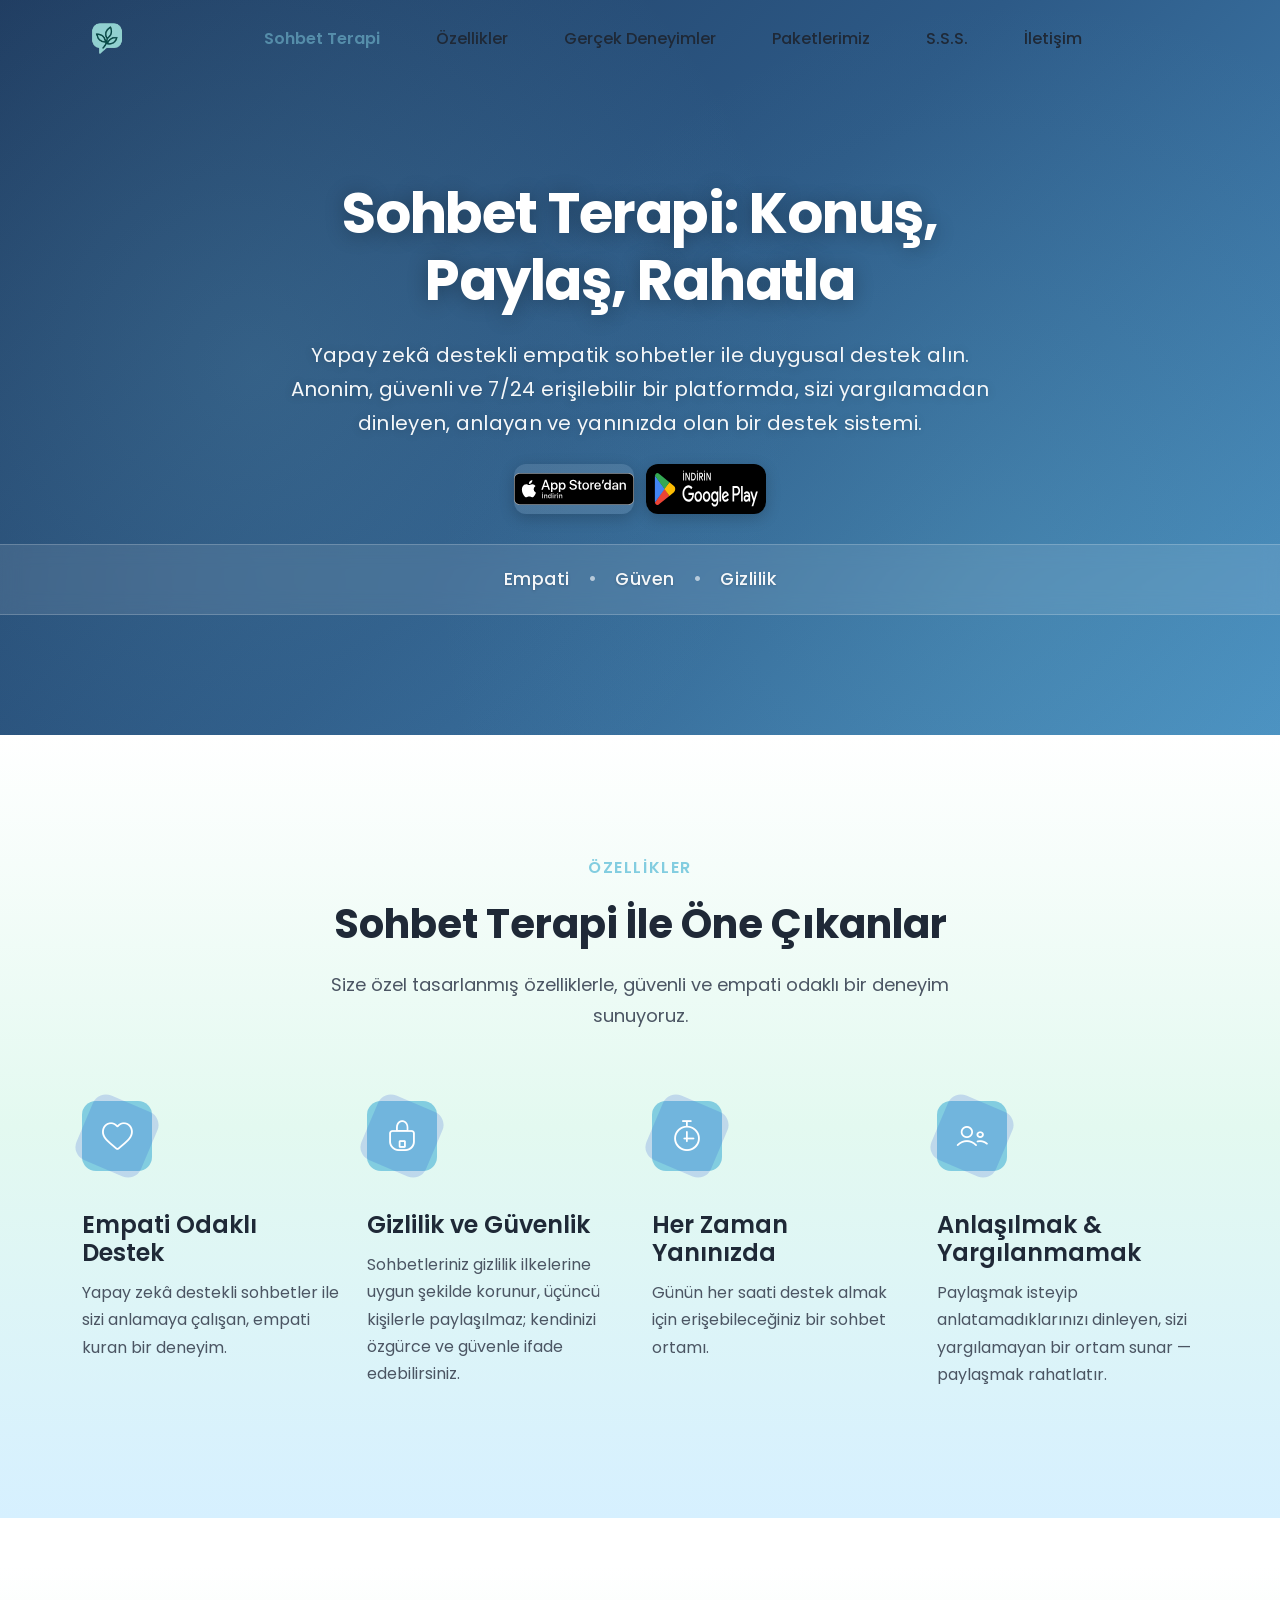
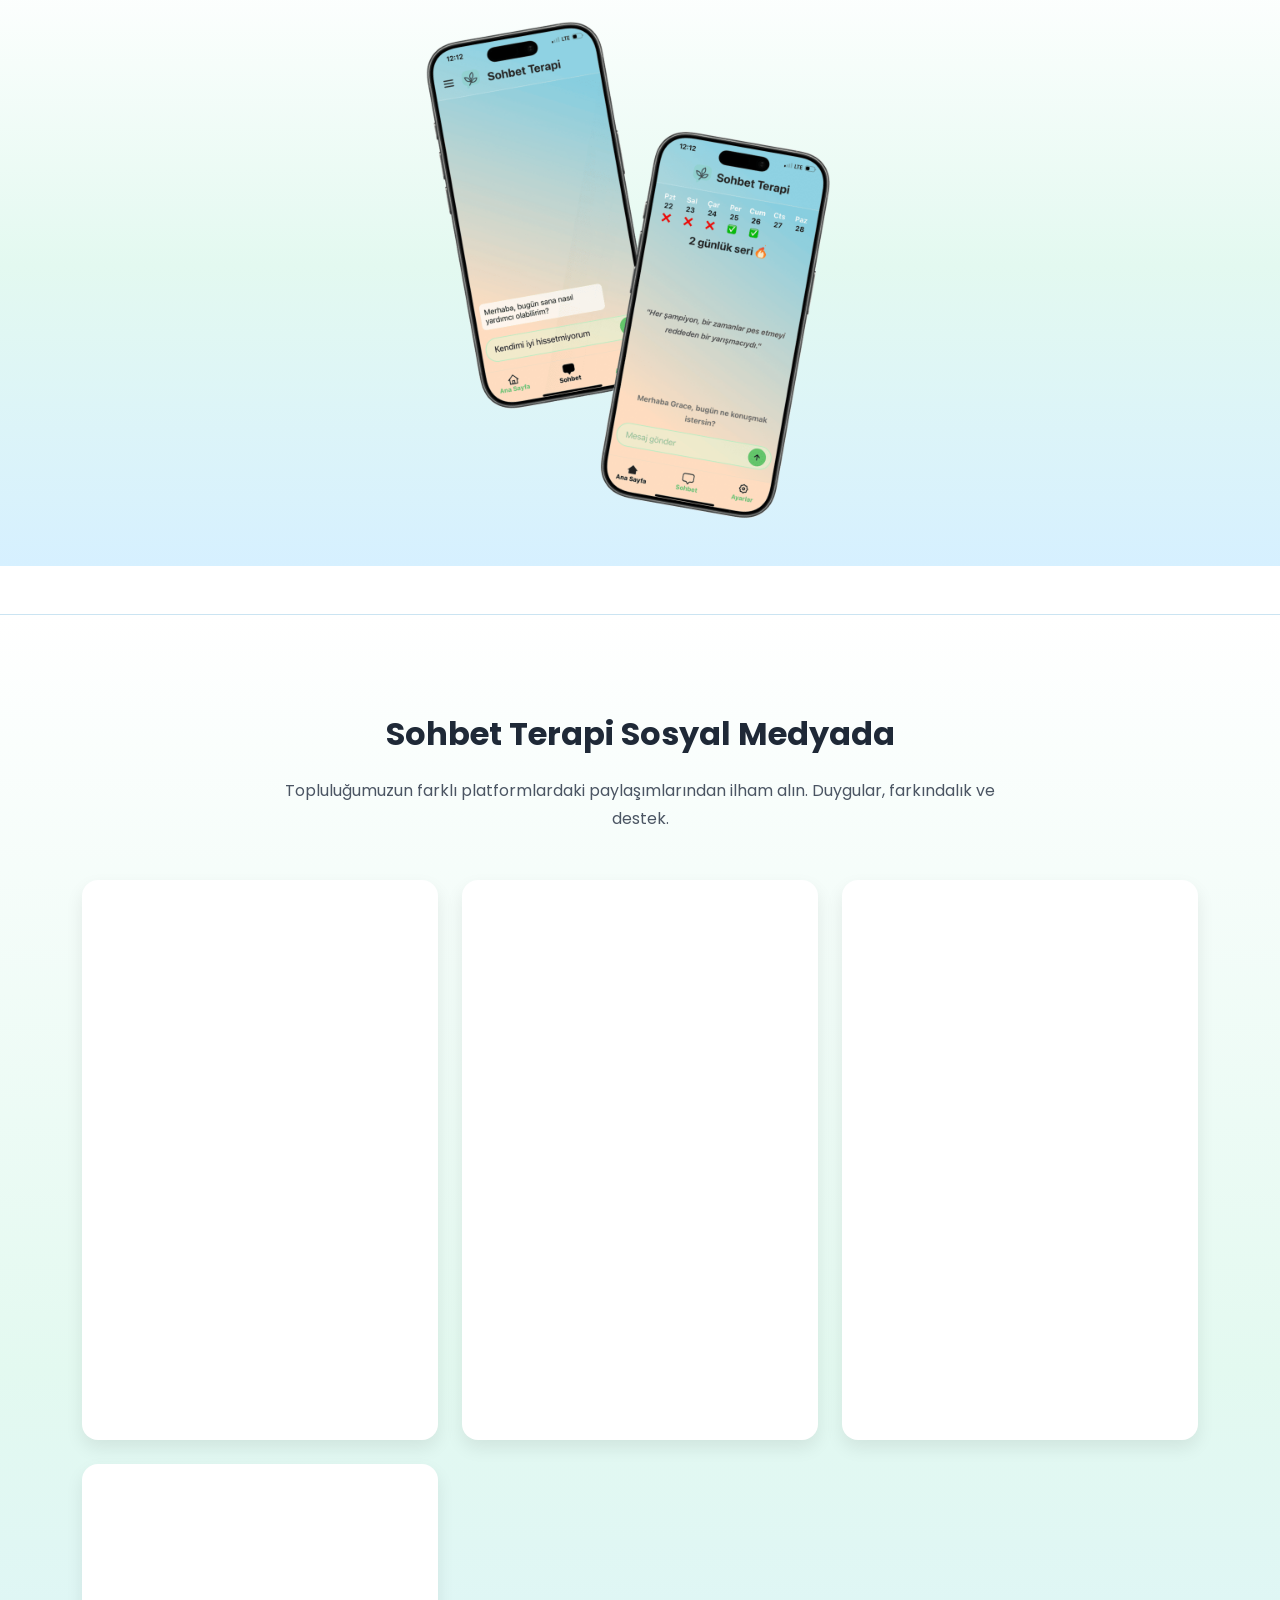
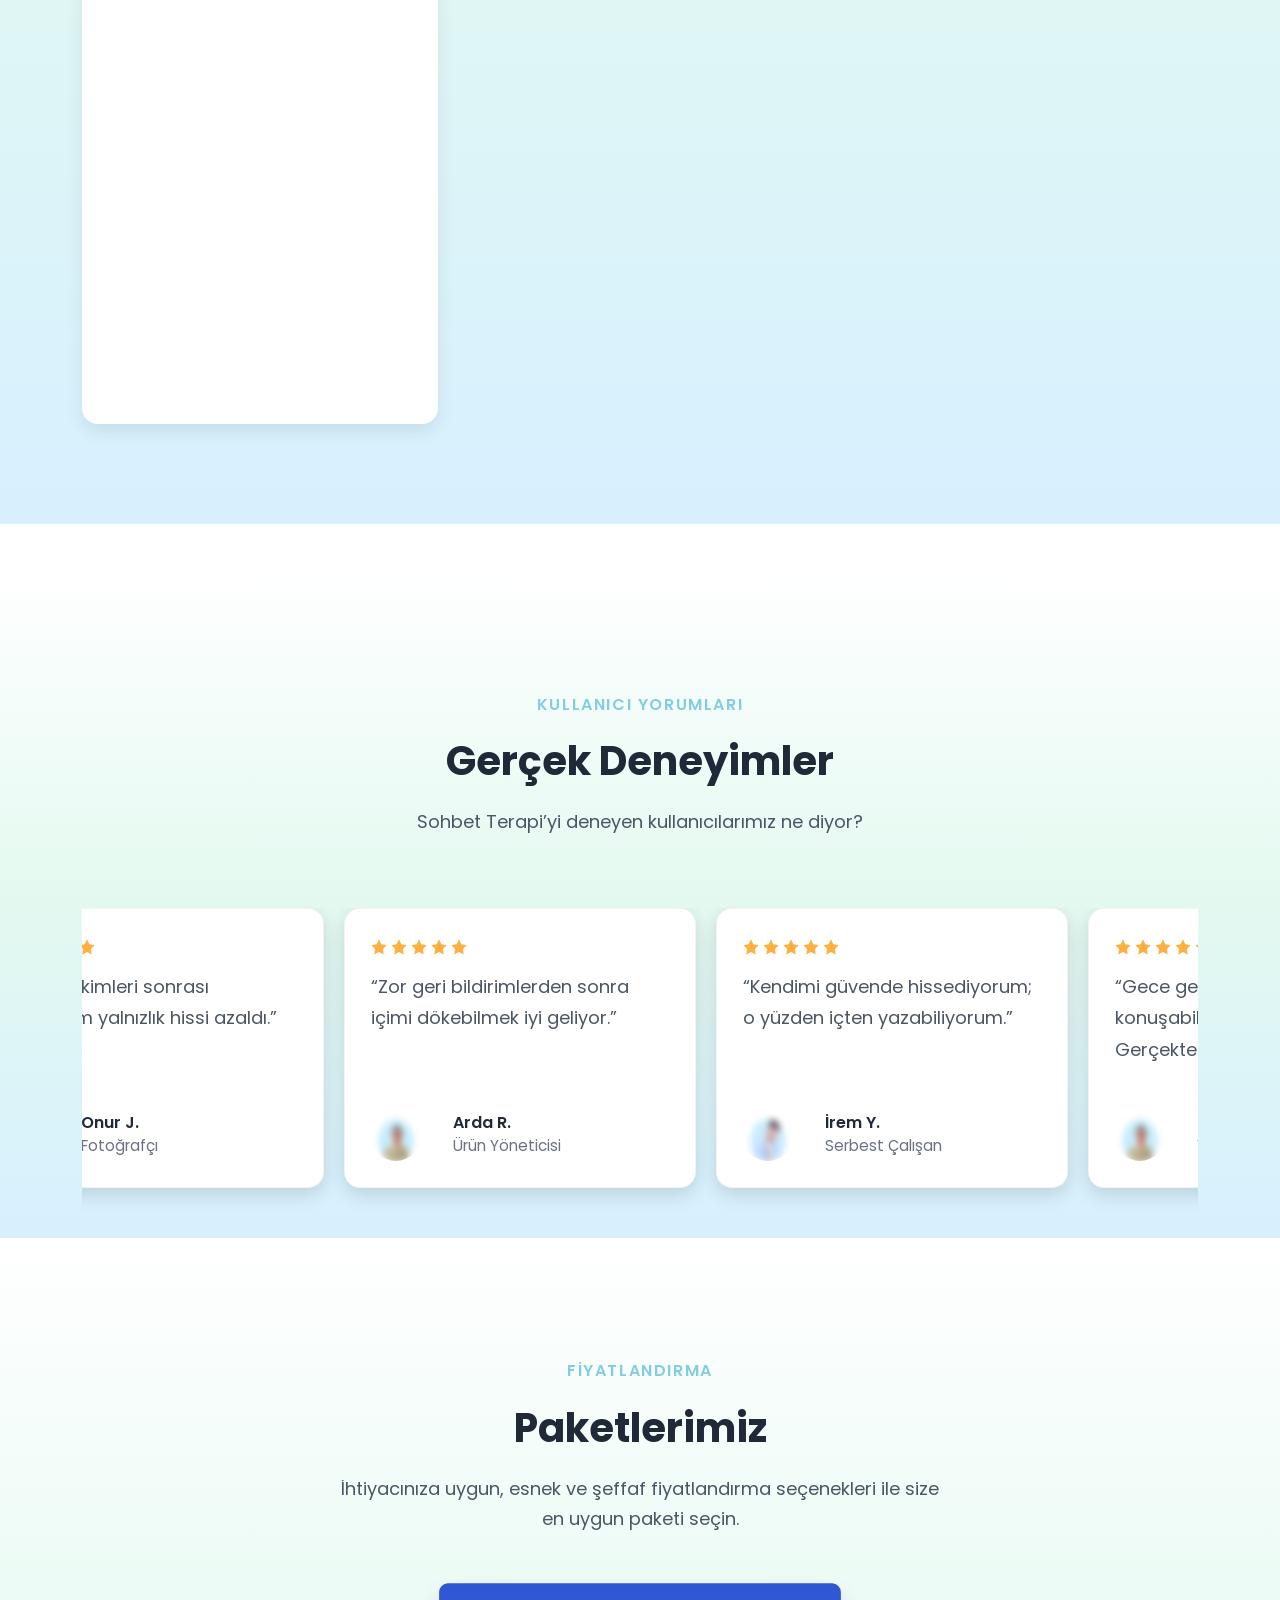
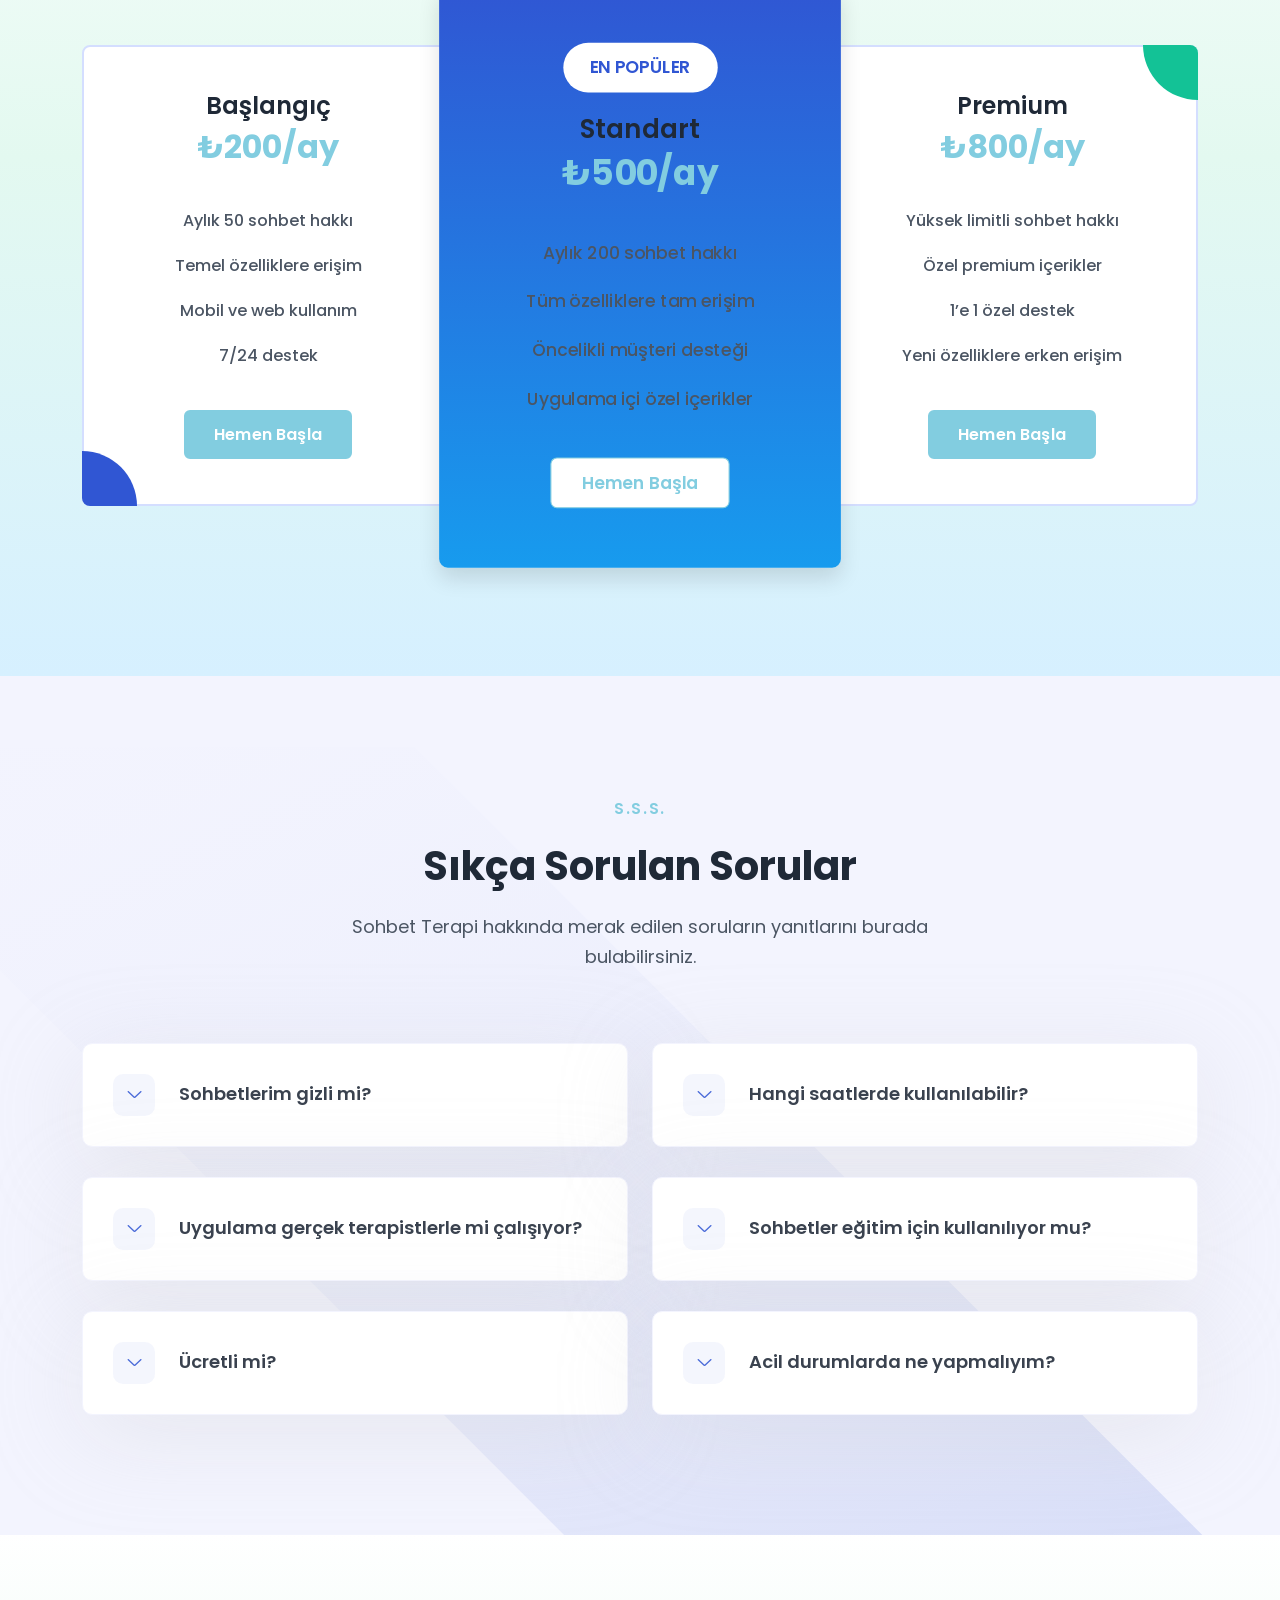
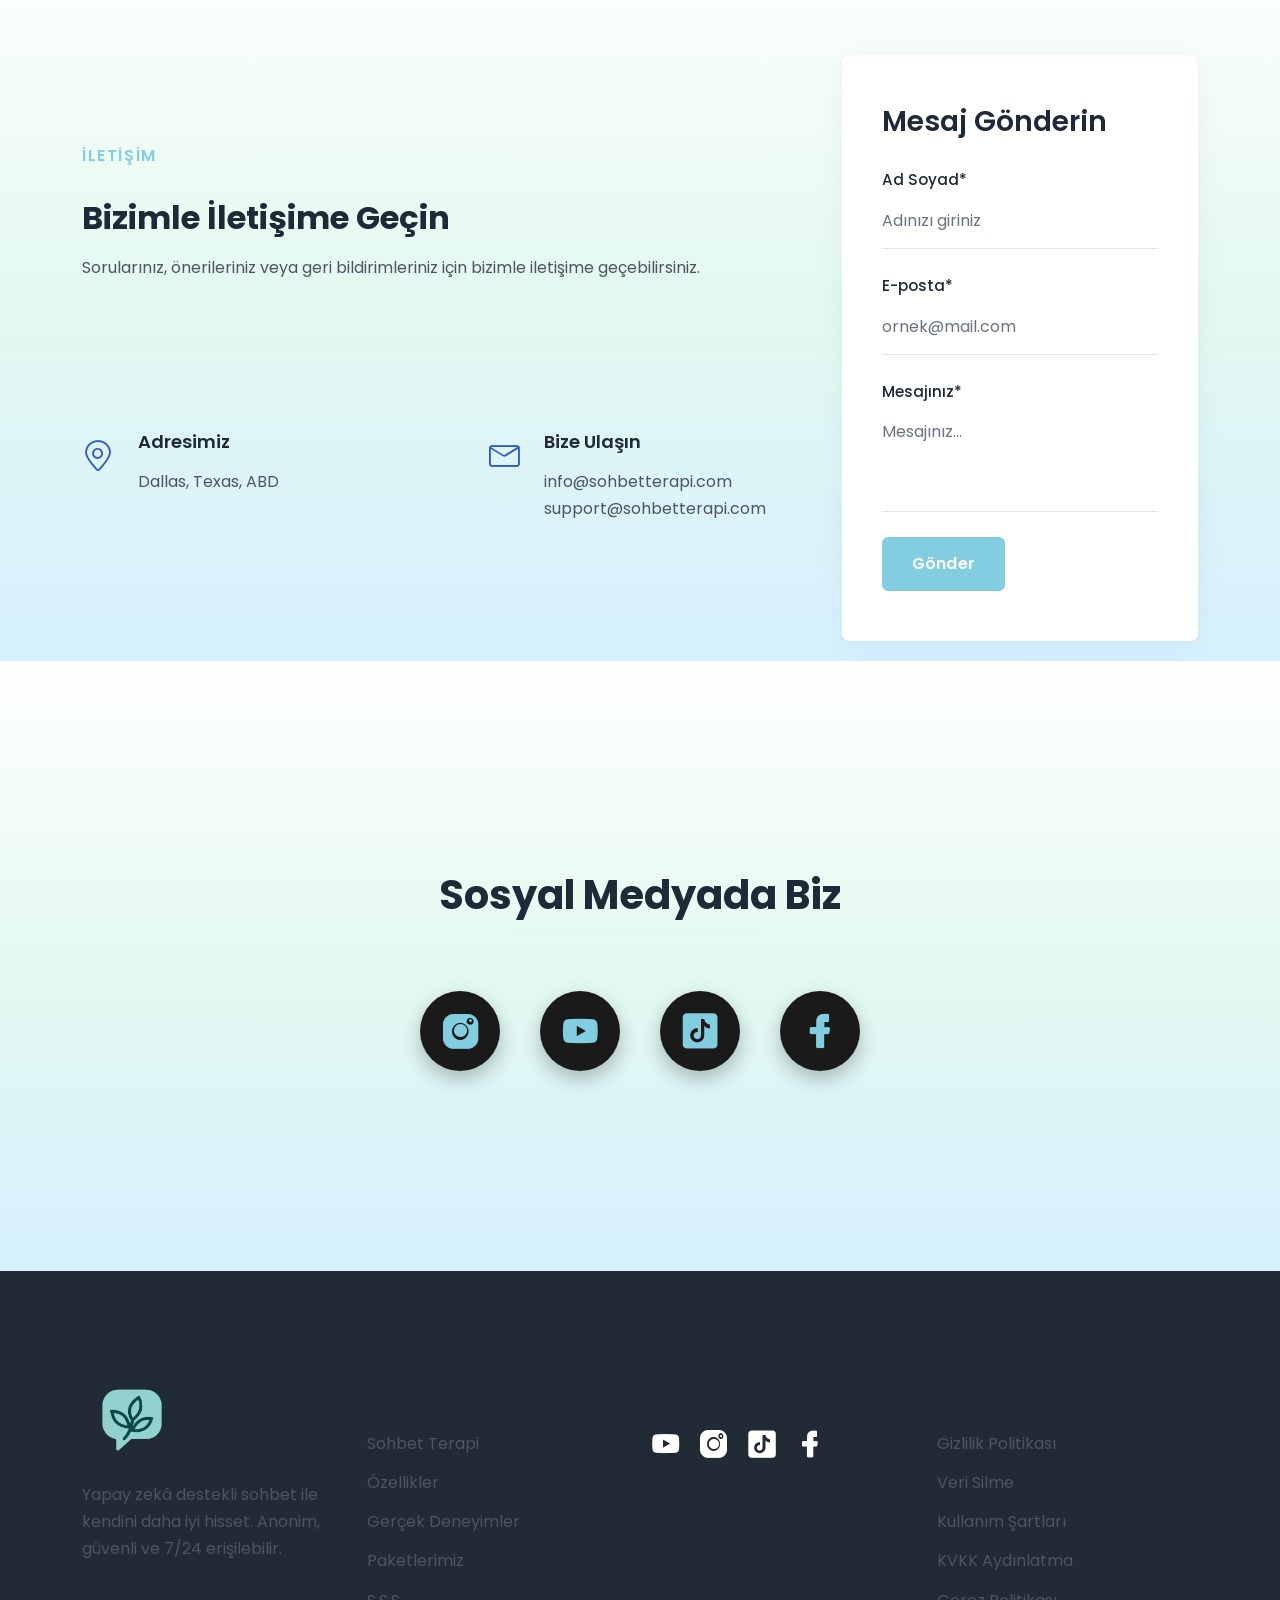
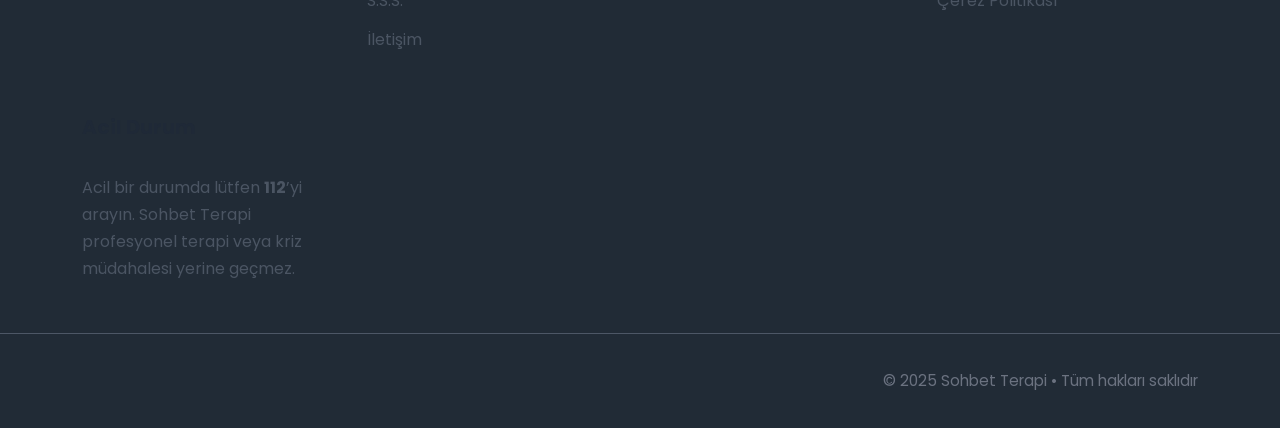
<file: index.html>
<!-- =========

	Template Name: Play
	Author: UIdeck
	Author URI: https://uideck.com/
	Support: https://uideck.com/support/
	Version: 1.1

========== -->

<!DOCTYPE html>
<html lang="tr">
  <head>
    <meta charset="UTF-8" />
    <meta http-equiv="X-UA-Compatible" content="IE=edge" />
    <meta name="viewport" content="width=device-width, initial-scale=1.0" />
    
    <!-- Resource Hints for Performance -->
    <link rel="preconnect" href="https://fonts.googleapis.com" />
    <link rel="preconnect" href="https://fonts.gstatic.com" crossorigin />
    <link rel="dns-prefetch" href="https://cdn.jsdelivr.net" />
    <link rel="dns-prefetch" href="https://www.googletagmanager.com" />
    
    <!-- Google tag (gtag.js) -->
    <script async src="https://www.googletagmanager.com/gtag/js?id=G-3SE53Z2S2Z"></script>
    <script>
      window.dataLayer = window.dataLayer || [];
      function gtag(){dataLayer.push(arguments);}
      gtag('js', new Date());

      gtag('config', 'G-3SE53Z2S2Z');
    </script>
    
      <!-- Primary Title -->
          <title>Sohbet Terapi | Yapay Zekâ Destekli Duygusal Destek ve Terapi Uygulaması</title>
          <meta name="title" content="Sohbet Terapi | Yapay Zekâ Destekli Duygusal Destek ve Terapi Uygulaması">
          <meta name="description" content="Sohbet Terapi, yapay zekâ destekli empatik konuşmalar ve duygusal destek sunarak ruhsal iyi oluşunuza katkı sağlar. Anonim, güvenli ve 7/24 erişilebilir yapay zekâ tabanlı terapi deneyimi.">
          <meta name="keywords" content="sohbet terapi, yapay zeka terapi, duygusal destek, mental sağlık, psikolojik destek, AI terapi, online terapi, anonim terapi, empati odaklı sohbet, ruhsal iyi oluş, yapay zeka destekli konuşma">
          <meta name="author" content="Solarity AI LLC">
          <meta name="robots" content="index, follow, max-image-preview:large, max-snippet:-1, max-video-preview:-1">
          <meta name="language" content="Turkish">
          <meta name="revisit-after" content="7 days">

          <!-- Open Graph / Facebook -->
          <meta property="og:type" content="website">
          <meta property="og:url" content="https://sohbetterapi.solarityai.com/">
          <meta property="og:title" content="Sohbet Terapi | Yapay Zekâ Destekli Duygusal Destek">
          <meta property="og:description" content="Sohbet Terapi ile güvenli, her zaman ulaşılabilir yapay zekâ tabanlı terapi deneyimi yaşayın.">
          <meta property="og:image" content="https://sohbetterapi.solarityai.com/assets/preview.png">

          <!-- Twitter -->
          <meta property="twitter:card" content="summary_large_image">
          <meta property="twitter:url" content="https://sohbetterapi.solarityai.com/">
          <meta property="twitter:title" content="Sohbet Terapi | Yapay Zekâ Destekli Duygusal Destek">
          <meta property="twitter:description" content="Sohbet Terapi, empati odaklı yapay zekâ sohbetleriyle size destek olur ve ruhsal iyi oluşunuzu güçlendirir.">
          <meta property="twitter:image" content="https://sohbetterapi.solarityai.com/assets/preview.png">

          <!-- Favicons -->
          <link rel="icon" type="image/png" href="assets/images/favicon/favicon-96x96.png" sizes="96x96" />
          <link rel="icon" type="image/svg+xml" href="assets/images/favicon/favicon.svg" />
          <link rel="shortcut icon" href="assets/images/favicon/favicon.ico" />
          <link rel="apple-touch-icon" sizes="180x180" href="assets/images/favicon/apple-touch-icon.png" />
          <meta name="apple-mobile-web-app-title" content="Sohbet Terapi" />
          <link rel="manifest" href="assets/images/favicon/site.webmanifest" />

          <!-- Theme Color -->
          <meta name="theme-color" content="#5bbad5" />

          <!-- Canonical URL -->
          <link rel="canonical" href="https://sohbetterapi.solarityai.com/" />

          <!-- Sitemap -->
          <link rel="sitemap" type="application/xml" href="/sitemap.xml" />

          <!-- Structured Data (JSON-LD) -->
          <script type="application/ld+json">
          {
            "@context": "https://schema.org",
            "@type": "WebSite",
            "name": "Sohbet Terapi",
            "url": "https://sohbetterapi.solarityai.com",
            "description": "Sohbet Terapi, yapay zekâ destekli empatik konuşmalar ve duygusal destek sunarak ruhsal iyi oluşunuza katkı sağlar.",
            "potentialAction": {
              "@type": "SearchAction",
              "target": "https://sohbetterapi.solarityai.com/search?q={search_term_string}",
              "query-input": "required name=search_term_string"
            }
          }
          </script>
          <script type="application/ld+json">
          {
            "@context": "https://schema.org",
            "@type": "Organization",
            "name": "Solarity AI LLC",
            "legalName": "Solarity AI LLC",
            "url": "https://sohbetterapi.solarityai.com",
            "logo": "https://sohbetterapi.solarityai.com/assets/images/logo/logo.webp",
            "description": "Sohbet Terapi, yapay zekâ destekli empatik konuşmalar ve duygusal destek sunarak ruhsal iyi oluşunuza katkı sağlar. Anonim, güvenli ve 7/24 erişilebilir yapay zekâ tabanlı terapi deneyimi.",
            "foundingDate": "2024",
            "contactPoint": {
              "@type": "ContactPoint",
              "contactType": "Customer Service",
              "email": "info@sohbetterapi.com",
              "availableLanguage": ["Turkish", "English"]
            },
            "sameAs": [
              "https://www.linkedin.com/company/solarity-ai-llc"
            ],
            "address": {
              "@type": "PostalAddress",
              "addressLocality": "Dallas",
              "addressRegion": "Texas",
              "addressCountry": "US"
            }
          }
          </script>
          <script type="application/ld+json">
          {
            "@context": "https://schema.org",
            "@type": "BreadcrumbList",
            "itemListElement": [
              {
                "@type": "ListItem",
                "position": 1,
                "name": "Ana Sayfa",
                "item": "https://sohbetterapi.solarityai.com/"
              }
            ]
          }
          </script>
          <script type="application/ld+json">
          {
            "@context": "https://schema.org",
            "@type": "SoftwareApplication",
            "name": "Sohbet Terapi",
            "applicationCategory": "HealthApplication",
            "operatingSystem": "iOS, Android",
            "offers": {
              "@type": "Offer",
              "price": "0",
              "priceCurrency": "TRY"
            },
            "description": "Yapay zekâ destekli empatik konuşmalar ve duygusal destek sunan mobil uygulama",
            "aggregateRating": {
              "@type": "AggregateRating",
              "ratingValue": "5",
              "ratingCount": "100+"
            }
          }
          </script>

          <!-- Swiper CSS -->
          <link
                  rel="stylesheet"
                  href="https://cdn.jsdelivr.net/npm/swiper@11/swiper-bundle.min.css"
                  media="print"
                  onload="this.media='all'"
          />
          <noscript><link rel="stylesheet" href="https://cdn.jsdelivr.net/npm/swiper@11/swiper-bundle.min.css" /></noscript>

          <!-- Google Fonts: Poppins - Optimized -->
          <link
                  rel="preload"
                  href="https://fonts.googleapis.com/css2?family=Poppins:wght@400;500;600&display=swap"
                  as="style"
                  onload="this.onload=null;this.rel='stylesheet'"
          />
          <noscript>
            <link
                    href="https://fonts.googleapis.com/css2?family=Poppins:wght@400;500;600&display=swap"
                    rel="stylesheet"
            />
          </noscript>

  </head>


    <!-- ===== All CSS files ===== -->
      <link rel="preload" href="assets/css/bootstrap.min.css" as="style" />
      <link rel="stylesheet" href="assets/css/bootstrap.min.css" />
      <link rel="preload" href="assets/css/ud-styles.css" as="style" />
      <link rel="stylesheet" href="assets/css/ud-styles.css" />
      <link rel="preload" href="assets/css/override.css" as="style" />
      <link rel="stylesheet" href="assets/css/override.css" />
      <link rel="stylesheet" href="assets/css/animate.css" media="print" onload="this.media='all'" />
      <noscript><link rel="stylesheet" href="assets/css/animate.css" /></noscript>
      <link rel="stylesheet" href="assets/css/lineicons.css" />
  <body>
    <!-- ====== Header Start ====== -->
    <header class="ud-header">
      <div class="container">
        <div class="row">
          <div class="col-lg-12">
            <nav class="navbar navbar-expand-lg">
              <a class="navbar-brand" href="index.html">
                <img src="assets/images/logo/logo.webp" alt="Sohbet Terapi Logo" loading="eager" />
              </a>
              <button class="navbar-toggler">
                <span class="toggler-icon"> </span>
                <span class="toggler-icon"> </span>
                <span class="toggler-icon"> </span>
              </button>

              <div class="navbar-collapse">
                  <ul id="nav" class="navbar-nav mx-auto">
                      <li class="nav-item"><a class="ud-menu-scroll" href="#home">Sohbet Terapi</a></li>
                      <li class="nav-item"><a class="ud-menu-scroll" href="#features">Özellikler</a></li>
                      <li class="nav-item"><a class="ud-menu-scroll" href="#testimonials">Gerçek Deneyimler</a></li>
                      <li class="nav-item"><a class="ud-menu-scroll" href="#pricing">Paketlerimiz</a></li>
                      <li class="nav-item"><a class="ud-menu-scroll" href="#faq">S.S.S.</a></li>
<!--                      <li class="nav-item"><a href="blog.html">Blog</a></li>-->
                      <li class="nav-item"><a class="ud-menu-scroll" href="#contact">İletişim</a></li>
                  </ul>
                  <!--                  <li class="nav-item">-->
<!--                    <a class="ud-menu-scroll" href="#team">Team</a>-->
<!--                  </li>-->
<!--                  <li class="nav-item nav-item-has-children">-->
<!--                    <a href="javascript:void(0)"> Pages </a>-->
<!--                    <ul class="ud-submenu">-->
<!--                      <li class="ud-submenu-item">-->
<!--                        <a href="about.html" class="ud-submenu-link">-->
<!--                          About Page-->
<!--                        </a>-->
<!--                      </li>-->
<!--                      <li class="ud-submenu-item">-->
<!--                        <a href="pricing.html" class="ud-submenu-link">-->
<!--                          Pricing Page-->
<!--                        </a>-->
<!--                      </li>-->
<!--                      <li class="ud-submenu-item">-->
<!--                        <a href="contact.html" class="ud-submenu-link">-->
<!--                          Contact Page-->
<!--                        </a>-->
<!--                      </li>-->
<!--                      <li class="ud-submenu-item">-->
<!--                        <a href="blog.html" class="ud-submenu-link">-->
<!--                          Blog Grid Page-->
<!--                        </a>-->
<!--                      </li>-->
<!--                      <li class="ud-submenu-item">-->
<!--                        <a href="blog-details.html" class="ud-submenu-link">-->
<!--                          Blog Details Page-->
<!--                        </a>-->
<!--                      </li>-->
<!--                      <li class="ud-submenu-item">-->
<!--                        <a href="login.html" class="ud-submenu-link">-->
<!--                          Sign In Page-->
<!--                        </a>-->
<!--                      </li>-->
<!--                      <li class="ud-submenu-item">-->
<!--                        <a href="404.html" class="ud-submenu-link">404 Page</a>-->
<!--                      </li>-->
<!--                    </ul>-->
<!--                  </li>-->
              </div>
            </nav>
          </div>
        </div>
      </div>
    </header>
    <!-- ====== Header End ====== -->

    <!-- ====== Hero Start ====== -->
    <section class="ud-hero" id="home">
      <div class="container">
        <div class="row">
          <div class="col-lg-12">
            <div class="ud-hero-content wow fadeInUp" data-wow-delay=".2s">
                <h1 class="ud-hero-title">
                  Sohbet Terapi: Konuş, Paylaş, Rahatla
              </h1>
                <p class="ud-hero-desc">
                    Yapay zekâ destekli empatik sohbetler ile duygusal destek alın. Anonim, güvenli ve 7/24 erişilebilir bir platformda, sizi yargılamadan dinleyen, anlayan ve yanınızda olan bir destek sistemi.
                </p>
<!--                    They can Be add engagement sentences-->
<!--                “Peki ya, seni yargılamadan dinleyecek bir yer olsaydı?”-->
<!--                “Sadece seni anlamak için tasarlanmış bir dost?”-->

                <ul class="ud-hero-buttons">
                    <li>
<!--                        <a href="https://apps.apple.com/app/idYOUR_APP_ID" target="_blank" rel="noopener" class="store-badge">-->
                        <a href="#" class="store-badge" data-bs-toggle="modal" data-bs-target="#comingSoonModal">
                        <img src="assets/images/badge/appstore-badge.svg" alt="App Store'dan İndirin" width="120" height="40" loading="lazy" />
                        </a>
                    </li>
                    <li>
<!--                        <a href="https://play.google.com/store/apps/details?id=YOUR_APP_ID" target="_blank" rel="noopener" class="store-badge">-->
                        <a href="#" class="store-badge" data-bs-toggle="modal" data-bs-target="#comingSoonModal">
                        <img src="assets/images/badge/googleplay-badge.svg" alt="Google Play'den Edinin" width="120" height="40" loading="lazy" />
                        </a>
                    </li>
                </ul>
            </div>
              <!-- 3 features at below of App Store and Play Store download buttons-->
              <div class="ud-hero-powerwords mt-4">
                  <span class="pw-item pw-1">Empati</span>
                  <span class="pw-separator">•</span>
                  <span class="pw-item pw-2">Güven</span>
                  <span class="pw-separator">•</span>
                  <span class="pw-item pw-3">Gizlilik</span>
              </div>


              <!--            <div class="ud-hero-image wow fadeInUp" data-wow-delay=".25s">-->
<!--              <img src="assets/images/hero/screens.png" alt="hero-image" />-->
<!--              <img-->
<!--                src="assets/images/hero/dotted-shape.svg"-->
<!--                alt="shape"-->
<!--                class="shape shape-1"-->
<!--              />-->
<!--              <img-->
<!--                src="assets/images/hero/dotted-shape.svg"-->
<!--                alt="shape"-->
<!--                class="shape shape-2"-->
<!--              />-->
<!--            </div>-->
          </div>
        </div>
      </div>
    </section>
    <!-- ====== Hero End ====== -->

    <!-- ====== Features Start ====== -->
    <section id="features" class="ud-features">
        <div class="container">
            <div class="row">
                <div class="col-lg-12">
                    <div class="ud-section-title mx-auto text-center">
                    <span>Özellikler</span>
                        <h2>Sohbet Terapi İle Öne Çıkanlar</h2>
                        <p>
                            Size özel tasarlanmış özelliklerle, güvenli ve empati odaklı bir deneyim sunuyoruz.
                        </p>
                    </div>
                </div>
            </div>
            <div class="row">
                <div class="col-xl-3 col-lg-3 col-sm-6">
                    <div class="ud-single-feature wow fadeInUp" data-wow-delay=".1s">
                        <div class="ud-feature-icon">
                            <i class="lni lni-heart"></i>
                        </div>
                        <div class="ud-feature-content">
                            <h3 class="ud-feature-title">Empati Odaklı Destek</h3>
                            <p class="ud-feature-desc">
                                Yapay zekâ destekli sohbetler ile sizi anlamaya çalışan, empati kuran bir deneyim.
                            </p>
                        </div>
                    </div>
                </div>

                <div class="col-xl-3 col-lg-3 col-sm-6">
                    <div class="ud-single-feature wow fadeInUp" data-wow-delay=".15s">
                        <div class="ud-feature-icon">
                            <i class="lni lni-lock"></i>
                        </div>
                        <div class="ud-feature-content">
                            <h3 class="ud-feature-title">Gizlilik ve Güvenlik</h3>
                            <p class="ud-feature-desc">
                                Sohbetleriniz gizlilik ilkelerine uygun şekilde korunur, üçüncü kişilerle paylaşılmaz; kendinizi özgürce ve güvenle ifade edebilirsiniz.
                            </p>
                        </div>
                    </div>
                </div>

                <div class="col-xl-3 col-lg-3 col-sm-6">
                    <div class="ud-single-feature wow fadeInUp" data-wow-delay=".2s">
                        <div class="ud-feature-icon">
                            <i class="lni lni-timer"></i>
                        </div>
                        <div class="ud-feature-content">
                            <h3 class="ud-feature-title">Her Zaman Yanınızda</h3>
                            <p class="ud-feature-desc">
                                Günün her saati destek almak için erişebileceğiniz bir sohbet ortamı.
                            </p>
                        </div>
                    </div>
                </div>

                <div class="col-xl-3 col-lg-3 col-sm-6">
                    <div class="ud-single-feature wow fadeInUp" data-wow-delay=".25s">
                        <div class="ud-feature-icon">
                            <i class="lni lni-users"></i>
                        </div>
                        <div class="ud-feature-content">
                            <h3 class="ud-feature-title">Anlaşılmak &amp; Yargılanmamak</h3>
                            <p class="ud-feature-desc">
                                Paylaşmak isteyip anlatamadıklarınızı dinleyen, sizi yargılamayan bir ortam sunar — paylaşmak rahatlatır.
                            </p>
                        </div>
                    </div>
                </div>

            </div>
        </div>
    </section>
    <!-- ====== Features End ====== -->

    <!-- ====== Screenshots Start ====== -->
    <section id="app-preview" class="ud-app-preview text-center my-5">
        <div class="container">
            <div class="preview-wrapper">
                <img
                        src="assets/images/hero/sohbetTerapiScreens.png"
                        alt="App Screens"
                        id="preview-trigger"
                        class="img-fluid preview-main"
                        width="800"
                        height="600"
                        loading="lazy"
                        decoding="async"
                />
            </div>
        </div>

        <!-- Pop-up (Swiper içinde) -->
        <div id="screen-popup" class="popup-overlay">
            <div class="popup-content">
                <span id="close-popup" class="popup-close">&times;</span>

                <div class="swiper popup-swiper">
                    <div class="swiper-wrapper">
                        <div class="swiper-slide">
                            <img loading="lazy" src="assets/images/hero/screen1.png" alt="Screen 1" class="popup-img" width="400" height="800" decoding="async" />
                        </div>
                        <div class="swiper-slide">
                            <img loading="lazy" src="assets/images/hero/screen2.png" alt="Screen 2" class="popup-img" width="400" height="800" decoding="async" />
                        </div>
                        <!-- İstersen daha fazla ekran ekle -->
                    </div>
                    <div class="swiper-button-next"></div>
                    <div class="swiper-button-prev"></div>
                    <div class="swiper-pagination"></div>
                </div>
            </div>
        </div>
    </section>

    <!-- ====== Screenshots End ====== -->

    <!-- ====== Social Media Gallery Start ====== -->
    <section id="social-gallery" class="ud-social-gallery text-center my-5">
        <div class="container">
            <h2 class="mb-4">Sohbet Terapi Sosyal Medyada</h2>
            <p class="gallery-desc mb-5">
                Topluluğumuzun farklı platformlardaki paylaşımlarından ilham alın. Duygular, farkındalık ve destek.
            </p>

            <div class="social-grid">
                <!-- Instagram -->
                <div class="social-item">
                    <blockquote
                            class="instagram-media"
                            data-instgrm-permalink="https://www.instagram.com/p/DL7nkNatuVp/"
                            data-instgrm-version="14"
                    ></blockquote>
                </div>

                <!-- YouTube Shorts -->
                <div class="social-item">
                    <iframe
                            width="100%"
                            height="500"
                            src="https://www.youtube.com/embed/9Me9KvEz7L4"
                            title="Sohbet Terapi YouTube Shorts"
                            allow="accelerometer; autoplay; clipboard-write; encrypted-media; gyroscope; picture-in-picture; web-share"
                            allowfullscreen
                    ></iframe>
                </div>

                <!-- TikTok -->
                <div class="social-item">
                    <blockquote
                            class="tiktok-embed"
                            cite="https://www.tiktok.com/@sohbet_terapi_app/video/7558508455229705489"
                            data-video-id="7558508455229705489"
                    >
                        <section></section>
                    </blockquote>
                </div>

                <!-- Facebook -->
                <div class="social-item">
                    <div
                            class="fb-post"
                            data-href="https://www.facebook.com/reel/1150872453572160"
                            data-width="350"
                    ></div>
                </div>
            </div>
        </div>

        <!-- Platform embed scripts -->
        <script async src="//www.instagram.com/embed.js"></script>
        <script async src="https://www.tiktok.com/embed.js"></script>
        <script
                async
                defer
                crossorigin="anonymous"
                src="https://connect.facebook.net/en_US/sdk.js#xfbml=1&version=v19.0"
        ></script>

        <!-- Stabilization Script -->
        <script>
            window.addEventListener("load", () => {
                setTimeout(() => {
                    window.instgrm?.Embeds?.process();
                    window.FB?.XFBML?.parse();
                }, 1000);
            });
        </script>
    </section>
    <!-- ====== Social Media Gallery End ====== -->


    <!-- ====== Testimonials Start ====== -->
    <section id="testimonials" class="ud-testimonials">
        <div class="container">
            <div class="row">
                <div class="col-lg-12">
                    <div class="ud-section-title mx-auto text-center">
                        <span>Kullanıcı Yorumları</span>
                        <h2>Gerçek Deneyimler</h2>
                        <p>
                            Sohbet Terapi’yi deneyen kullanıcılarımız ne diyor?
                        </p>
                    </div>
                </div>
            </div>

            <!-- Swiper Container -->
            <div class="swiper ud-testimonials-swiper">
                <div class="swiper-wrapper">
                    <!-- JS will add fetched by JSON  10 slide -->
                </div>
            </div>
        </div>
    </section>
    <!-- ====== Testimonials End ====== -->


    <!-- Coming Soon Modal -->
    <div class="modal fade" id="comingSoonModal" tabindex="-1" aria-labelledby="comingSoonModalLabel" aria-hidden="true">
        <div class="modal-dialog modal-dialog-centered">
            <div class="modal-content text-center p-4">
                <div class="modal-header border-0">
                    <h5 class="modal-title w-100" id="comingSoonModalLabel">Çok Yakında Sizlerle!</h5>
                    <button type="button" class="btn-close" data-bs-dismiss="modal" aria-label="Kapat"></button>
                </div>
                <div class="modal-body">
                    <p>Uygulamamız çok yakında App Store ve Google Play’de yayında olacak.</p>
                </div>
                <div class="modal-footer border-0">
                    <button type="button" class="btn btn-primary" data-bs-dismiss="modal">Tamam</button>
                </div>
            </div>
        </div>
    </div>


    <!-- ====== Pricing Start ====== -->
    <section id="pricing" class="ud-pricing">
        <div class="container">
            <div class="row">
                <div class="col-lg-12">
                    <div class="ud-section-title mx-auto text-center">
                        <span>Fiyatlandırma</span>
                        <h2>Paketlerimiz</h2>
                        <p>
                            İhtiyacınıza uygun, esnek ve şeffaf fiyatlandırma seçenekleri ile size en uygun paketi seçin.
                        </p>
                    </div>
                </div>
            </div>

            <div class="row g-0 align-items-center justify-content-center">
                <!-- Başlangıç Planı -->
                <div class="col-lg-4 col-md-6 col-sm-10">
                    <div class="ud-single-pricing first-item wow fadeInUp" data-wow-delay=".15s">
                        <div class="ud-pricing-header">
                            <h3>Başlangıç</h3>
                            <h4>₺200/ay</h4>
                        </div>
                        <div class="ud-pricing-body">
                            <ul>
                                <li>Aylık 50 sohbet hakkı</li>
                                <li>Temel özelliklere erişim</li>
                                <li>Mobil ve web kullanım</li>
                                <li>7/24 destek</li>
                            </ul>
                        </div>
                        <div class="ud-pricing-footer">
                            <a href="javascript:void(0)" class="ud-main-btn ud-border-btn">
                                Hemen Başla
                            </a>
                        </div>
                    </div>
                </div>

                <!-- Standart Plan -->
                <div class="col-lg-4 col-md-6 col-sm-10">
                    <div class="ud-single-pricing active wow fadeInUp" data-wow-delay=".1s">
                        <span class="ud-popular-tag">EN POPÜLER</span>
                        <div class="ud-pricing-header">
                            <h3>Standart</h3>
                            <h4>₺500/ay</h4>
                        </div>
                        <div class="ud-pricing-body">
                            <ul>
                                <li>Aylık 200 sohbet hakkı</li>
                                <li>Tüm özelliklere tam erişim</li>
                                <li>Öncelikli müşteri desteği</li>
                                <li>Uygulama içi özel içerikler</li>
                            </ul>
                        </div>
                        <div class="ud-pricing-footer">
                            <a href="javascript:void(0)" class="ud-main-btn ud-white-btn">
                                Hemen Başla
                            </a>
                        </div>
                    </div>
                </div>

                <!-- Premium Plan -->
                <div class="col-lg-4 col-md-6 col-sm-10">
                    <div class="ud-single-pricing last-item wow fadeInUp" data-wow-delay=".15s">
                        <div class="ud-pricing-header">
                            <h3>Premium</h3>
                            <h4>₺800/ay</h4>
                        </div>
                        <div class="ud-pricing-body">
                            <ul>
                                <li>Yüksek limitli sohbet hakkı</li>
                                <li>Özel premium içerikler</li>
                                <li>1’e 1 özel destek</li>
                                <li>Yeni özelliklere erken erişim</li>
                            </ul>
                        </div>
                        <div class="ud-pricing-footer">
                            <a href="javascript:void(0)" class="ud-main-btn ud-border-btn">
                                Hemen Başla
                            </a>
                        </div>
                    </div>
                </div>
            </div>
        </div>
    </section>
    <!-- ====== Pricing End ====== -->

    <!-- ====== FAQ Start ====== -->
    <section id="faq" class="ud-faq">
        <div class="shape">
            <img src="assets/images/faq/shape.svg" alt="shape" loading="lazy" aria-hidden="true" />
        </div>
        <div class="container">
            <div class="row">
                <div class="col-lg-12">
                    <div class="ud-section-title text-center mx-auto">
                        <span>S.S.S.</span>
                        <h2>Sıkça Sorulan Sorular</h2>
                        <p>
                            Sohbet Terapi hakkında merak edilen soruların yanıtlarını burada bulabilirsiniz.
                        </p>
                    </div>
                </div>
            </div>

            <div class="row">
                <div class="col-lg-6">
                    <!-- Soru 1 -->
                    <div class="ud-single-faq wow fadeInUp" data-wow-delay=".1s">
                        <div class="accordion">
                            <button
                                    class="ud-faq-btn collapsed"
                                    data-bs-toggle="collapse"
                                    data-bs-target="#collapseOne"
                            >
              <span class="icon flex-shrink-0">
                <i class="lni lni-chevron-down"></i>
              </span>
                                <span>Sohbetlerim gizli mi?</span>
                            </button>
                            <div id="collapseOne" class="accordion-collapse collapse">
                                <div class="ud-faq-body">
                                    Evet. Sohbetleriniz anonimdir, üçüncü kişilerle paylaşılmaz ve KVKK’ya uygun şekilde korunur.
                                </div>
                            </div>
                        </div>
                    </div>

                    <!-- Soru 2 -->
                    <div class="ud-single-faq wow fadeInUp" data-wow-delay=".15s">
                        <div class="accordion">
                            <button
                                    class="ud-faq-btn collapsed"
                                    data-bs-toggle="collapse"
                                    data-bs-target="#collapseTwo"
                            >
              <span class="icon flex-shrink-0">
                <i class="lni lni-chevron-down"></i>
              </span>
                                <span>Uygulama gerçek terapistlerle mi çalışıyor?</span>
                            </button>
                            <div id="collapseTwo" class="accordion-collapse collapse">
                                <div class="ud-faq-body">
                                    Sohbet Terapi, yapay zekâ destekli bir sistemdir. Profesyonel terapi yerine empati odaklı destek sağlar. Acil durumlar için 112’yi aramanız gerekir.
                                </div>
                            </div>
                        </div>
                    </div>

                    <!-- Soru 3 -->
                    <div class="ud-single-faq wow fadeInUp" data-wow-delay=".2s">
                        <div class="accordion">
                            <button
                                    class="ud-faq-btn collapsed"
                                    data-bs-toggle="collapse"
                                    data-bs-target="#collapseThree"
                            >
              <span class="icon flex-shrink-0">
                <i class="lni lni-chevron-down"></i>
              </span>
                                <span>Ücretli mi?</span>
                            </button>
                            <div id="collapseThree" class="accordion-collapse collapse">
                                <div class="ud-faq-body">
                                    Uygulamanın ücretsiz ve ücretli paketleri bulunmaktadır. İhtiyacınıza göre farklı abonelik seçenekleri sunuyoruz.
                                </div>
                            </div>
                        </div>
                    </div>
                </div>

                <div class="col-lg-6">
                    <!-- Soru 4 -->
                    <div class="ud-single-faq wow fadeInUp" data-wow-delay=".1s">
                        <div class="accordion">
                            <button
                                    class="ud-faq-btn collapsed"
                                    data-bs-toggle="collapse"
                                    data-bs-target="#collapseFour"
                            >
              <span class="icon flex-shrink-0">
                <i class="lni lni-chevron-down"></i>
              </span>
                                <span>Hangi saatlerde kullanılabilir?</span>
                            </button>
                            <div id="collapseFour" class="accordion-collapse collapse">
                                <div class="ud-faq-body">
                                    Sohbet Terapi 7/24 kullanılabilir. Günün her saati desteğe erişebilirsiniz.
                                </div>
                            </div>
                        </div>
                    </div>

                    <!-- Soru 5 -->
                    <div class="ud-single-faq wow fadeInUp" data-wow-delay=".15s">
                        <div class="accordion">
                            <button
                                    class="ud-faq-btn collapsed"
                                    data-bs-toggle="collapse"
                                    data-bs-target="#collapseFive"
                            >
              <span class="icon flex-shrink-0">
                <i class="lni lni-chevron-down"></i>
              </span>
                                <span>Sohbetler eğitim için kullanılıyor mu?</span>
                            </button>
                            <div id="collapseFive" class="accordion-collapse collapse">
                                <div class="ud-faq-body">
                                    Sohbetler model eğitimi için kullanılmaz. Sadece size yanıt üretmek için geçici olarak işlenir.
                                </div>
                            </div>
                        </div>
                    </div>

                    <!-- Soru 6 -->
                    <div class="ud-single-faq wow fadeInUp" data-wow-delay=".2s">
                        <div class="accordion">
                            <button
                                    class="ud-faq-btn collapsed"
                                    data-bs-toggle="collapse"
                                    data-bs-target="#collapseSix"
                            >
              <span class="icon flex-shrink-0">
                <i class="lni lni-chevron-down"></i>
              </span>
                                <span>Acil durumlarda ne yapmalıyım?</span>
                            </button>
                            <div id="collapseSix" class="accordion-collapse collapse">
                                <div class="ud-faq-body">
                                    Sohbet Terapi kriz müdahalesi sağlamaz. Acil bir durumdaysanız lütfen 112’yi arayın veya en yakın sağlık kuruluşuna başvurun.
                                </div>
                            </div>
                        </div>
                    </div>
                </div>
            </div>
        </div>
    </section>
    <!-- ====== FAQ End ====== -->

    <!-- ====== Contact Start ====== -->
    <section id="contact" class="ud-contact">
        <div class="container">
            <div class="row align-items-center">
                <!-- Contact Info (Left Side) -->
                <div class="col-xl-8 col-lg-7">
                    <div class="ud-contact-content-wrapper">
                        <div class="ud-contact-title">
                            <span>İletişim</span>
                            <h2>
                                Bizimle İletişime Geçin
                            </h2>
                            <p class="mt-3" style="font-size: 1.1rem; color: var(--text-secondary);">
                                Sorularınız, önerileriniz veya geri bildirimleriniz için bizimle iletişime geçebilirsiniz.
                            </p>
                        </div>
                        <div class="ud-contact-info-wrapper">

                            <!-- Location info -->
                            <div class="ud-single-info">
                                <div class="ud-info-icon">
                                    <i class="lni lni-map-marker"></i>
                                </div>
                                <div class="ud-info-meta">
                                    <h5>Adresimiz</h5>
                                    <p>Dallas, Texas, ABD</p>
                                </div>
                            </div>

                            <!-- Email info -->
                            <div class="ud-single-info">
                                <div class="ud-info-icon">
                                    <i class="lni lni-envelope"></i>
                                </div>
                                <div class="ud-info-meta">
                                    <h5>Bize Ulaşın</h5>
                                    <p>info@sohbetterapi.com</p>
                                    <p>support@sohbetterapi.com</p>
                                </div>
                            </div>

                        </div>
                    </div>
                </div>

                <!-- Contact Form (Right Side) -->
                <div class="col-xl-4 col-lg-5">
                    <div class="ud-contact-form-wrapper wow fadeInUp" data-wow-delay=".2s">
                        <h3 class="ud-contact-form-title">Mesaj Gönderin</h3>

                        <!-- FormSubmit.co Contact Form -->
                        <form action="https://formsubmit.co/sefu_40@hotmail.com" method="POST" class="ud-contact-form">

                            <!-- Optional Settings -->
                            <input type="hidden" name="_captcha" value="false">

                            <!-- Redirect From "formsubmit.co" we will add exact path to here for redirecting -->
                            <input type="hidden" name="_next" value="https://sohbetterapi.netlify.app/thanks.html">
                            <input type="hidden" name="_error" value="https://sohbetterapi.netlify.app/error.html">
                            <input type="hidden" name="_subject" value="Yeni mesaj - Sohbet Terapi">

                            <!-- Full Name -->
                            <div class="ud-form-group">
                                <label for="name">Ad Soyad*</label>
                                <input type="text" name="name" placeholder="Adınızı giriniz" required />
                            </div>

                            <!-- Email -->
                            <div class="ud-form-group">
                                <label for="email">E-posta*</label>
                                <!-- Make this field "user_email" from "email" for avoiding formsubmit to send email to your email regardless email verification user can send invalid email our priority is feedback -->
                                <input type="email" name="user_email" placeholder="ornek@mail.com" required>
                            </div>

                            <!-- Message -->
                            <div class="ud-form-group">
                                <label for="message">Mesajınız*</label>
                                <textarea name="message" rows="3" placeholder="Mesajınız..." required></textarea>
                            </div>

                            <!-- Submit Button -->
                            <div class="ud-form-group mb-0">
                                <button type="submit" class="ud-main-btn">Gönder</button>
                            </div>
                        </form>
                    </div>
                </div>


            </div>
        </div>
    </section>
    <!-- ====== Contact End ====== -->

    <!-- ====== Social Media Follow Start ====== -->
    <section class="ud-social-follow">
        <div class="container text-center">
            <div class="ud-section-title mx-auto text-center">
                <h2>Sosyal Medyada Biz</h2>
            </div>
            <ul class="ud-social-icons">
                <li>
                    <a href="https://www.instagram.com/sohbet_terapi_app" target="_blank" rel="noopener">
                        <i class="lni lni-instagram-filled"></i>
                    </a>
                </li>
                <li>
                    <a href="https://www.youtube.com/@sohbet_terapi_app" target="_blank" rel="noopener">
                        <i class="lni lni-youtube"></i>
                    </a>
                </li>
                <li>
                    <a href="https://www.tiktok.com/@sohbet_terapi_app" target="_blank" rel="noopener">
                        <i class="lni lni-tiktok"></i>
                    </a>
                </li>
                <li>
                    <a href="https://www.facebook.com/share/1BFGePd8Kc" target="_blank" rel="noopener">
                        <i class="lni lni-facebook-filled"></i>
                    </a>
                </li>
            </ul>
        </div>
    </section>
    <!-- ====== Social Media Follow End ====== -->


    <!-- ====== Footer Start ====== -->
    <footer class="ud-footer wow fadeInUp" data-wow-delay=".15s">
        <div class="ud-footer-widgets">
            <div class="container">
                <div class="row">

                    <!-- Logo ve kısa açıklama -->
                    <div class="col-xl-3 col-lg-4 col-md-6">
                        <div class="ud-widget">
                            <a href="index.html" class="ud-footer-logo">
                                <img src="assets/images/logo/logo.webp" alt="Sohbet Terapi" loading="lazy" />
                            </a>
                            <p class="ud-widget-desc">
                                Yapay zekâ destekli sohbet ile kendini daha iyi hisset.
                                Anonim, güvenli ve 7/24 erişilebilir.
                            </p>
                        </div>
                    </div>

                    <!-- Hızlı Linkler -->
                    <div class="col-xl-3 col-lg-3 col-md-6 col-sm-6">
                        <div class="ud-widget">
                            <h5 class="ud-widget-title">Hızlı Erişim</h5>
                            <ul class="ud-widget-links">
                                <li><a href="#home">Sohbet Terapi</a></li>
                                <li><a href="#features">Özellikler</a></li>
                                <li><a href="#testimonials">Gerçek Deneyimler</a></li>
                                <li><a href="#pricing">Paketlerimiz</a></li>
                                <li><a href="#faq">S.S.S.</a></li>
<!--                                <li><a href="blog.html">Blog</a></li>-->
                                <li><a href="#contact">İletişim</a></li>
                            </ul>
                        </div>
                    </div>

                    <!-- Social Media -->
                    <div class="col-xl-3 col-lg-3 col-md-6 col-sm-6">
                        <div class="ud-widget">
                            <h5 class="ud-widget-title">Bizi Takip Edin</h5>
                            <ul class="ud-widget-socials">
                                <li>
                                    <a href="https://www.youtube.com/@sohbet_terapi_app" target="_blank" rel="noopener">
                                        <i class="lni lni-youtube"></i>
                                    </a>
                                </li>
                                <li>
                                    <a href="https://www.instagram.com/sohbet_terapi_app" target="_blank" rel="noopener">
                                        <i class="lni lni-instagram-filled"></i>
                                    </a>
                                </li>
                                <li>
                                    <a href="https://www.tiktok.com/@sohbet_terapi_app" target="_blank" rel="noopener">
                                        <i class="lni lni-tiktok"></i>
                                    </a>
                                </li>
                                <li>
                                    <a href="https://www.facebook.com/share/1BFGePd8Kc" target="_blank" rel="noopener">
                                        <i class="lni lni-facebook-filled"></i>
                                    </a>
                                </li>
                            </ul>
                        </div>
                    </div>

                    <!-- Yasal Linkler -->
                    <div class="col-xl-3 col-lg-3 col-md-6 col-sm-6">
                        <div class="ud-widget">
                            <h5 class="ud-widget-title">Yasal</h5>
                            <ul class="ud-widget-links">
                                <li><a href="/privacy-policy.html">Gizlilik Politikası</a></li>
                                <li><a href="/data-deletion.html">Veri Silme</a></li>
                                <li><a href="/footer-pages/terms.html">Kullanım Şartları</a></li>
                                <li><a href="/footer-pages/kvkk.html">KVKK Aydınlatma</a></li>
                                <li><a href="/footer-pages/cookies.html">Çerez Politikası</a></li>
                            </ul>
                        </div>
                    </div>

                    <!-- Acil Durum -->
                    <div class="col-xl-3 col-lg-3 col-md-6 col-sm-6">
                        <div class="ud-widget">
                            <h5 class="ud-widget-title">Acil Durum</h5>
                            <p>Acil bir durumda lütfen <strong>112</strong>’yi arayın.
                                Sohbet Terapi profesyonel terapi veya kriz müdahalesi yerine geçmez.</p>
                        </div>
                    </div>

                </div>
            </div>
        </div>

        <div class="ud-footer-bottom">
            <div class="container">
                <div class="row">
                    <div class="col-md-12 text-center">
                        <p class="ud-footer-bottom-right">
                            © 2025 Sohbet Terapi • Tüm hakları saklıdır
                        </p>
                    </div>
                </div>
            </div>
        </div>
    </footer>
    <!-- ====== Footer End ====== -->


    <!-- ====== Back To Top Start ====== -->
    <a href="javascript:void(0)" class="back-to-top">
      <i class="lni lni-chevron-up"> </i>
    </a>
    <!-- ====== Back To Top End ====== -->

    <!-- ====== All Javascript Files ====== -->
    <script src="assets/js/bootstrap.bundle.min.js" defer></script>
    <script src="assets/js/wow.min.js" defer></script>
    <script src="https://cdn.jsdelivr.net/npm/swiper@8.4.7/swiper-bundle.min.js" defer></script>
    <script src="assets/js/main.js" defer></script>
    <script>
      // ==== for menu scroll - optimized
      document.addEventListener("DOMContentLoaded", function() {
        const pageLink = document.querySelectorAll(".ud-menu-scroll");

        pageLink.forEach((elem) => {
          elem.addEventListener("click", (e) => {
            e.preventDefault();
            const target = document.querySelector(elem.getAttribute("href"));
            if (target) {
              target.scrollIntoView({
                behavior: "smooth",
                block: "start",
              });
            }
          });
        });

        // section menu active - throttled for performance
        let ticking = false;
        function onScroll() {
          if (!ticking) {
            window.requestAnimationFrame(() => {
              const sections = document.querySelectorAll(".ud-menu-scroll");
              const scrollPos = window.pageYOffset || document.documentElement.scrollTop || document.body.scrollTop;

              for (let i = 0; i < sections.length; i++) {
                const currLink = sections[i];
                const val = currLink.getAttribute("href");
                const refElement = document.querySelector(val);
                if (refElement) {
                  const scrollTopMinus = scrollPos + 73;
                  if (
                    refElement.offsetTop <= scrollTopMinus &&
                    refElement.offsetTop + refElement.offsetHeight > scrollTopMinus
                  ) {
                    document.querySelectorAll(".ud-menu-scroll").forEach(link => link.classList.remove("active"));
                    currLink.classList.add("active");
                  } else {
                    currLink.classList.remove("active");
                  }
                }
              }
              ticking = false;
            });
            ticking = true;
          }
        }

        window.addEventListener("scroll", onScroll, { passive: true });
      });
    </script>
  </body>
</html>
</file>
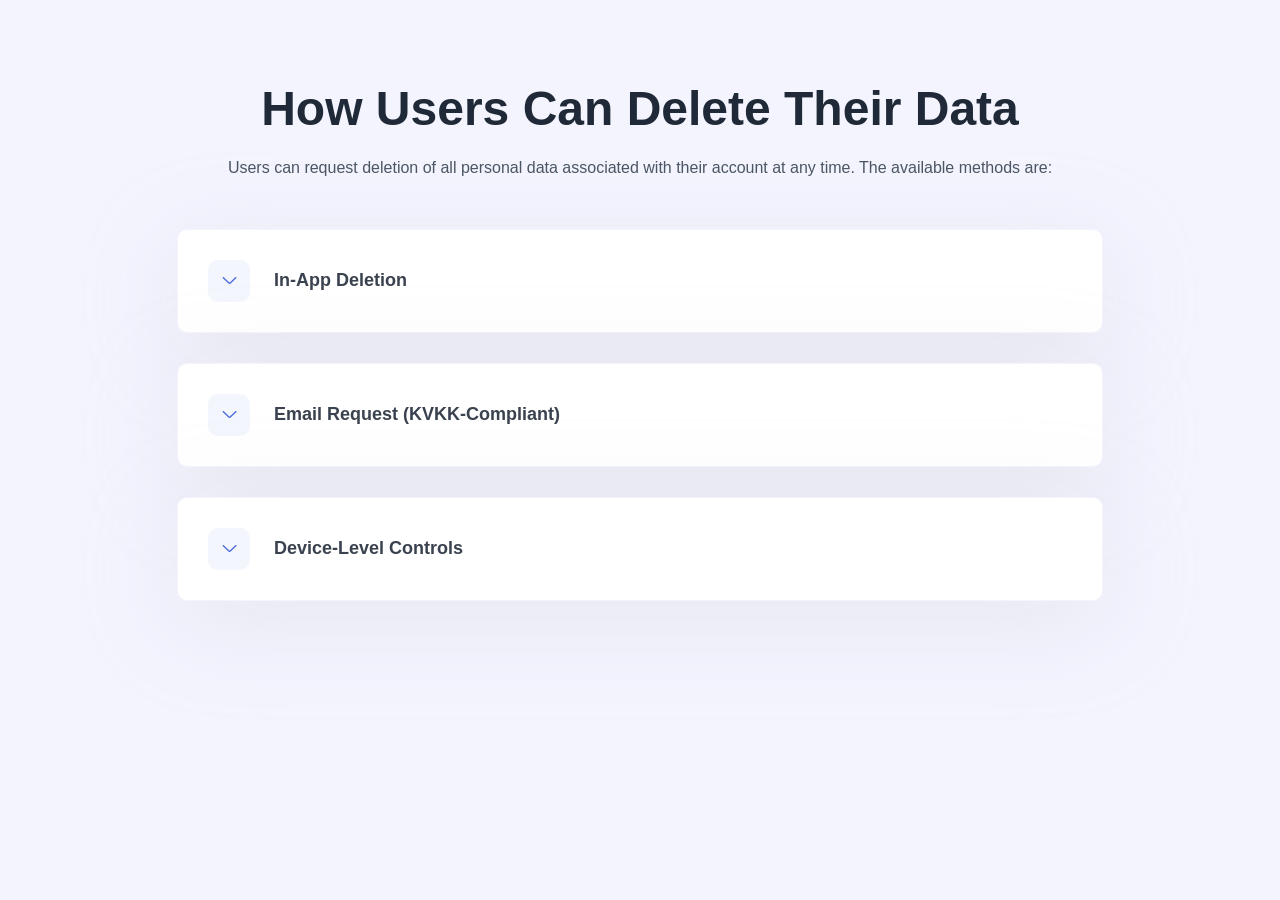
<file: data-deletion.html>
<!DOCTYPE html>
<html lang="tr">
<head>
    <meta charset="UTF-8">
    <meta name="viewport" content="width=device-width, initial-scale=1.0">
    <title>Data Deletion | Sohbet Terapi</title>
    
    <!-- ===== All CSS files ===== -->
    <link rel="stylesheet" href="assets/css/bootstrap.min.css" />
    <link rel="stylesheet" href="assets/css/animate.css" />
    <link rel="stylesheet" href="assets/css/lineicons.css" />
    <link rel="stylesheet" href="assets/css/ud-styles.css" />
    <link rel="stylesheet" href="assets/css/override.css" />
</head>
<body style="background-color: #f3f4fe; min-height: 100vh;">
    <section class="ud-faq" style="padding: 80px 0; background-color: #f3f4fe;">
        <div class="container">
            <div class="row">
                <div class="col-lg-10 col-md-12 mx-auto">
                    <!-- Header -->
                    <div class="text-center mb-5">
                        <h1 class="mb-3">How Users Can Delete Their Data</h1>
                        <p>Users can request deletion of all personal data associated with their account at any time. The available methods are:</p>
                    </div>

                    <!-- Accordion Items -->
                    <div class="row">
                        <div class="col-lg-12">
                            <!-- Section 1: In-App Deletion -->
                            <div class="ud-single-faq wow fadeInUp" data-wow-delay=".1s">
                                <div class="accordion">
                                    <button
                                            class="ud-faq-btn collapsed"
                                            data-bs-toggle="collapse"
                                            data-bs-target="#collapseDeletionOne"
                                    >
                                        <span class="icon flex-shrink-0">
                                            <i class="lni lni-chevron-down"></i>
                                        </span>
                                        <span>In-App Deletion</span>
                                    </button>
                                    <div id="collapseDeletionOne" class="accordion-collapse collapse">
                                        <div class="ud-faq-body">
                                            <p class="mb-2">Users can delete their data by navigating to:</p>
                                            <p><strong>Settings → Account → Delete Account</strong></p>
                                        </div>
                                    </div>
                                </div>
                            </div>

                            <!-- Section 2: Email Request -->
                            <div class="ud-single-faq wow fadeInUp" data-wow-delay=".15s">
                                <div class="accordion">
                                    <button
                                            class="ud-faq-btn collapsed"
                                            data-bs-toggle="collapse"
                                            data-bs-target="#collapseDeletionTwo"
                                    >
                                        <span class="icon flex-shrink-0">
                                            <i class="lni lni-chevron-down"></i>
                                        </span>
                                        <span>Email Request (KVKK-Compliant)</span>
                                    </button>
                                    <div id="collapseDeletionTwo" class="accordion-collapse collapse">
                                        <div class="ud-faq-body">
                                            <p class="mb-2">Users may send a deletion request to: <a href="mailto:support@solarityai.com">support@solarityai.com</a></p>
                                            <p class="mb-2">The request must include the email or phone number used in the app.</p>
                                            <p>All personal data will be permanently deleted within 30 days, in accordance with KVKK.</p>
                                        </div>
                                    </div>
                                </div>
                            </div>

                            <!-- Section 3: Device-Level Controls -->
                            <div class="ud-single-faq wow fadeInUp" data-wow-delay=".2s">
                                <div class="accordion">
                                    <button
                                            class="ud-faq-btn collapsed"
                                            data-bs-toggle="collapse"
                                            data-bs-target="#collapseDeletionThree"
                                    >
                                        <span class="icon flex-shrink-0">
                                            <i class="lni lni-chevron-down"></i>
                                        </span>
                                        <span>Device-Level Controls</span>
                                    </button>
                                    <div id="collapseDeletionThree" class="accordion-collapse collapse">
                                        <div class="ud-faq-body">
                                            <p class="mb-2">Users may also revoke permissions or delete locally stored data by:</p>
                                            <ul style="list-style-type: disc; padding-left: 20px; margin-bottom: 20px;">
                                                <li>Removing the app from their device</li>
                                                <li>Resetting app permissions through device settings</li>
                                            </ul>
                                            <p>Once deletion is complete, all associated personal information, usage data, and stored content are removed from our systems unless required by law to retain.</p>
                                        </div>
                                    </div>
                                </div>
                            </div>
                        </div>
                    </div>
                </div>
            </div>
        </div>
    </section>
    
    <!-- ====== All Javascript Files ====== -->
    <script src="assets/js/bootstrap.bundle.min.js"></script>
    <script src="assets/js/wow.min.js"></script>
    <script src="https://cdn.jsdelivr.net/npm/swiper@8.4.7/swiper-bundle.min.js"></script>
    <script src="assets/js/main.js"></script>
</body>
</html>
</file>
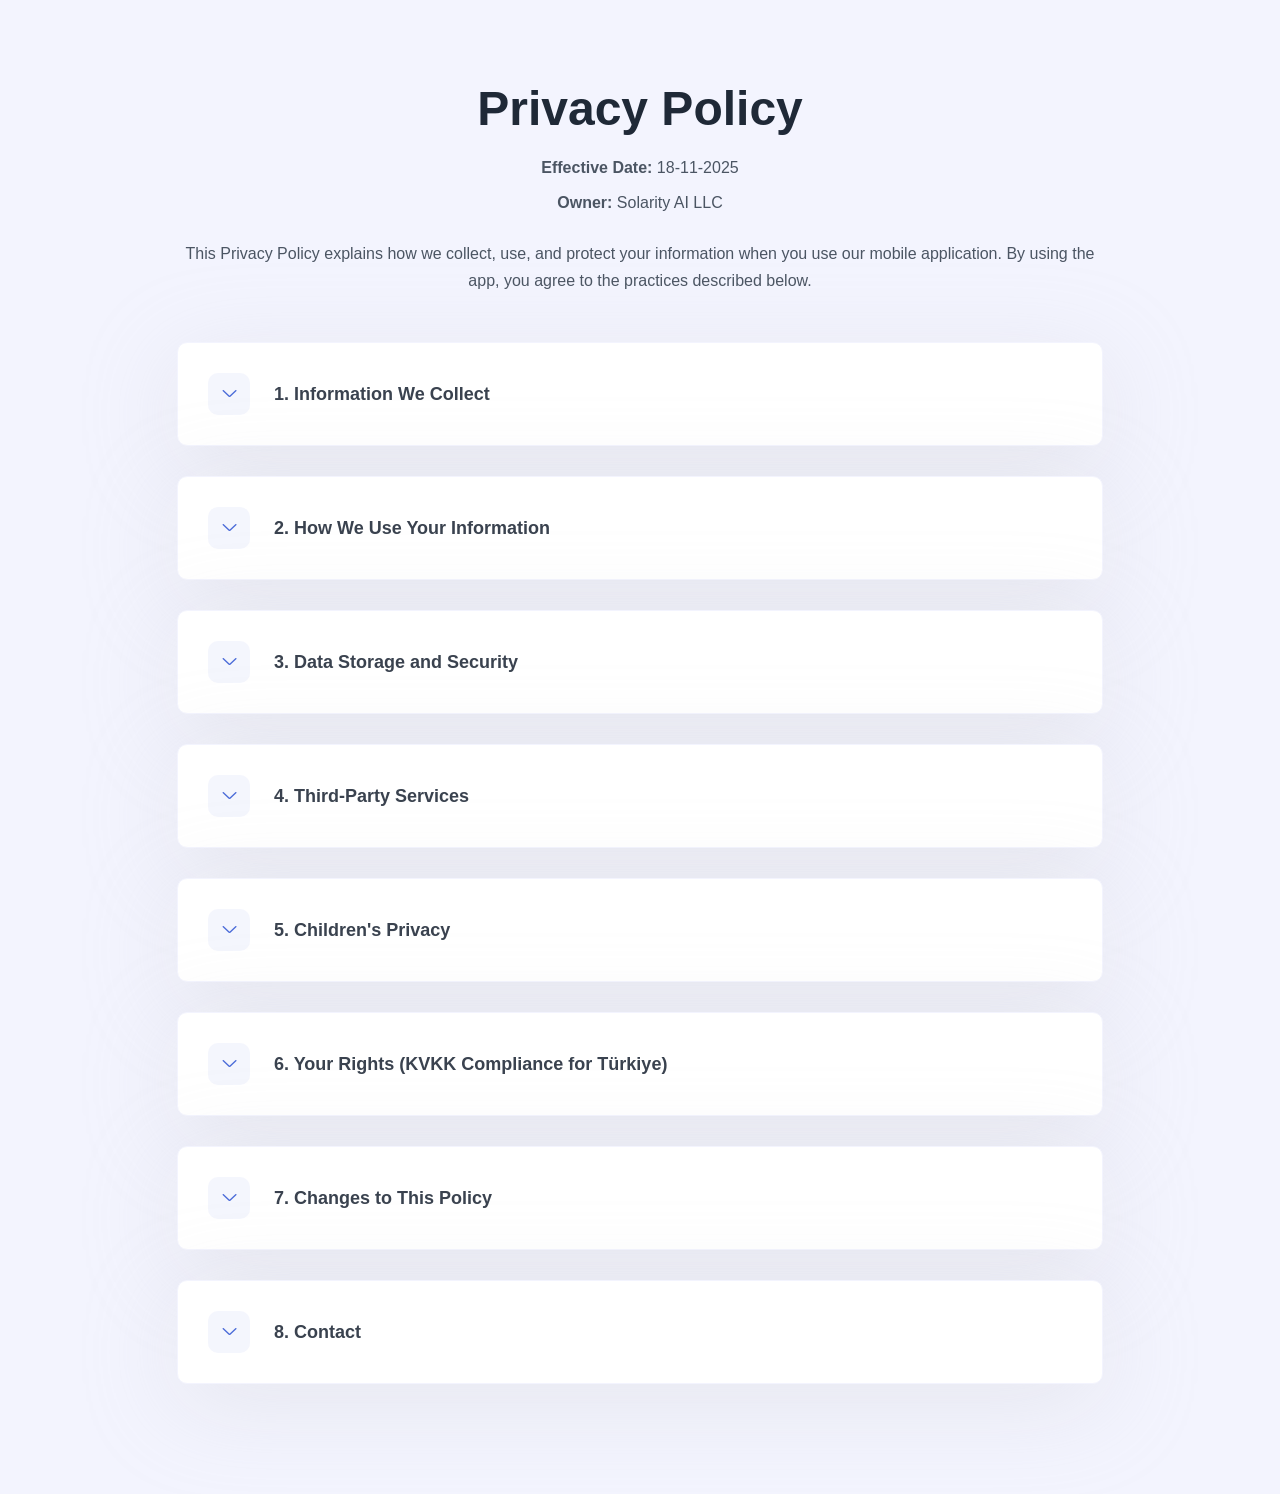
<file: privacy-policy.html>
<!DOCTYPE html>
<html lang="tr">
<head>
    <meta charset="UTF-8">
    <meta name="viewport" content="width=device-width, initial-scale=1.0">
    <title>Privacy Policy | Sohbet Terapi</title>
    
    <!-- ===== All CSS files ===== -->
    <link rel="stylesheet" href="assets/css/bootstrap.min.css" />
    <link rel="stylesheet" href="assets/css/animate.css" />
    <link rel="stylesheet" href="assets/css/lineicons.css" />
    <link rel="stylesheet" href="assets/css/ud-styles.css" />
    <link rel="stylesheet" href="assets/css/override.css" />
</head>
<body style="background-color: #f3f4fe; min-height: 100vh;">
    <section class="ud-faq" style="padding: 80px 0; background-color: #f3f4fe;">
        <div class="container">
            <div class="row">
                <div class="col-lg-10 col-md-12 mx-auto">
                    <!-- Header -->
                    <div class="text-center mb-5">
                        <h1 class="mb-3">Privacy Policy</h1>
                        <p class="mb-2"><strong>Effective Date:</strong> 18-11-2025</p>
                        <p class="mb-4"><strong>Owner:</strong> Solarity AI LLC</p>
                        <p>This Privacy Policy explains how we collect, use, and protect your information when you use our mobile application. By using the app, you agree to the practices described below.</p>
                    </div>

                    <!-- Accordion Items -->
                    <div class="row">
                        <div class="col-lg-12">
                            <!-- Section 1 -->
                            <div class="ud-single-faq wow fadeInUp" data-wow-delay=".1s">
                                <div class="accordion">
                                    <button
                                            class="ud-faq-btn collapsed"
                                            data-bs-toggle="collapse"
                                            data-bs-target="#collapsePrivacyOne"
                                    >
                                        <span class="icon flex-shrink-0">
                                            <i class="lni lni-chevron-down"></i>
                                        </span>
                                        <span>1. Information We Collect</span>
                                    </button>
                                    <div id="collapsePrivacyOne" class="accordion-collapse collapse">
                                        <div class="ud-faq-body">
                                            <p class="mb-3">We may collect the following types of data:</p>
                                            
                                            <h4 class="mb-2 mt-3">1.1 Personal Information</h4>
                                            <p class="mb-2">Only if you choose to provide it:</p>
                                            <ul style="list-style-type: disc; padding-left: 20px; margin-bottom: 20px;">
                                                <li>Name</li>
                                                <li>Email address</li>
                                                <li>Phone number</li>
                                                <li>Account information</li>
                                            </ul>
                                            
                                            <h4 class="mb-2 mt-3">1.2 Usage Data</h4>
                                            <p class="mb-2">Automatically collected:</p>
                                            <ul style="list-style-type: disc; padding-left: 20px; margin-bottom: 20px;">
                                                <li>Device information</li>
                                                <li>App interactions</li>
                                                <li>Crash logs</li>
                                                <li>Analytics data for improving performance</li>
                                            </ul>
                                            
                                            <h4 class="mb-2 mt-3">1.3 Permissions</h4>
                                            <p class="mb-2">If required by the app:</p>
                                            <ul style="list-style-type: disc; padding-left: 20px; margin-bottom: 20px;">
                                                <li>Camera</li>
                                                <li>Microphone</li>
                                                <li>Photos/Media</li>
                                                <li>Location</li>
                                            </ul>
                                            <p>Users may grant or revoke permissions at any time through device settings.</p>
                                        </div>
                                    </div>
                                </div>
                            </div>

                            <!-- Section 2 -->
                            <div class="ud-single-faq wow fadeInUp" data-wow-delay=".15s">
                                <div class="accordion">
                                    <button
                                            class="ud-faq-btn collapsed"
                                            data-bs-toggle="collapse"
                                            data-bs-target="#collapsePrivacyTwo"
                                    >
                                        <span class="icon flex-shrink-0">
                                            <i class="lni lni-chevron-down"></i>
                                        </span>
                                        <span>2. How We Use Your Information</span>
                                    </button>
                                    <div id="collapsePrivacyTwo" class="accordion-collapse collapse">
                                        <div class="ud-faq-body">
                                            <p class="mb-2">We use collected data to:</p>
                                            <ul style="list-style-type: disc; padding-left: 20px; margin-bottom: 20px;">
                                                <li>Provide and improve app functionality</li>
                                                <li>Personalize user experience</li>
                                                <li>Offer customer support</li>
                                                <li>Ensure security and prevent fraud</li>
                                                <li>Comply with legal requirements</li>
                                            </ul>
                                            <p>We do not sell, rent, or trade your data under any circumstances.</p>
                                        </div>
                                    </div>
                                </div>
                            </div>

                            <!-- Section 3 -->
                            <div class="ud-single-faq wow fadeInUp" data-wow-delay=".2s">
                                <div class="accordion">
                                    <button
                                            class="ud-faq-btn collapsed"
                                            data-bs-toggle="collapse"
                                            data-bs-target="#collapsePrivacyThree"
                                    >
                                        <span class="icon flex-shrink-0">
                                            <i class="lni lni-chevron-down"></i>
                                        </span>
                                        <span>3. Data Storage and Security</span>
                                    </button>
                                    <div id="collapsePrivacyThree" class="accordion-collapse collapse">
                                        <div class="ud-faq-body">
                                            <p class="mb-2">Your data is stored on secure servers using industry-standard encryption methods.</p>
                                            <p>We take reasonable measures to protect your information from unauthorized access, alteration, or disclosure.</p>
                                        </div>
                                    </div>
                                </div>
                            </div>

                            <!-- Section 4 -->
                            <div class="ud-single-faq wow fadeInUp" data-wow-delay=".1s">
                                <div class="accordion">
                                    <button
                                            class="ud-faq-btn collapsed"
                                            data-bs-toggle="collapse"
                                            data-bs-target="#collapsePrivacyFour"
                                    >
                                        <span class="icon flex-shrink-0">
                                            <i class="lni lni-chevron-down"></i>
                                        </span>
                                        <span>4. Third-Party Services</span>
                                    </button>
                                    <div id="collapsePrivacyFour" class="accordion-collapse collapse">
                                        <div class="ud-faq-body">
                                            <p class="mb-2">The app may use trusted third-party services such as:</p>
                                            <ul style="list-style-type: disc; padding-left: 20px; margin-bottom: 20px;">
                                                <li>Analytics providers</li>
                                                <li>Authentication services</li>
                                                <li>Cloud hosting</li>
                                            </ul>
                                            <p>These providers only access the minimum data required to perform their services and follow strict confidentiality obligations.</p>
                                        </div>
                                    </div>
                                </div>
                            </div>

                            <!-- Section 5 -->
                            <div class="ud-single-faq wow fadeInUp" data-wow-delay=".15s">
                                <div class="accordion">
                                    <button
                                            class="ud-faq-btn collapsed"
                                            data-bs-toggle="collapse"
                                            data-bs-target="#collapsePrivacyFive"
                                    >
                                        <span class="icon flex-shrink-0">
                                            <i class="lni lni-chevron-down"></i>
                                        </span>
                                        <span>5. Children's Privacy</span>
                                    </button>
                                    <div id="collapsePrivacyFive" class="accordion-collapse collapse">
                                        <div class="ud-faq-body">
                                            <p class="mb-2">The app is not intended for children under 13.</p>
                                            <p>We do not knowingly collect data from children. If such data is discovered, it will be deleted immediately.</p>
                                        </div>
                                    </div>
                                </div>
                            </div>

                            <!-- Section 6 -->
                            <div class="ud-single-faq wow fadeInUp" data-wow-delay=".2s">
                                <div class="accordion">
                                    <button
                                            class="ud-faq-btn collapsed"
                                            data-bs-toggle="collapse"
                                            data-bs-target="#collapsePrivacySix"
                                    >
                                        <span class="icon flex-shrink-0">
                                            <i class="lni lni-chevron-down"></i>
                                        </span>
                                        <span>6. Your Rights (KVKK Compliance for Türkiye)</span>
                                    </button>
                                    <div id="collapsePrivacySix" class="accordion-collapse collapse">
                                        <div class="ud-faq-body">
                                            <p class="mb-2">In accordance with the Law on Protection of Personal Data (KVKK), users in Türkiye have the right to:</p>
                                            <ul style="list-style-type: disc; padding-left: 20px; margin-bottom: 20px;">
                                                <li>Access their personal data</li>
                                                <li>Request correction or deletion</li>
                                                <li>Withdraw consent</li>
                                                <li>Object to data processing</li>
                                            </ul>
                                            <p>Requests can be submitted to: <a href="mailto:support@solarityai.com">support@solarityai.com</a></p>
                                        </div>
                                    </div>
                                </div>
                            </div>

                            <!-- Section 7 -->
                            <div class="ud-single-faq wow fadeInUp" data-wow-delay=".1s">
                                <div class="accordion">
                                    <button
                                            class="ud-faq-btn collapsed"
                                            data-bs-toggle="collapse"
                                            data-bs-target="#collapsePrivacySeven"
                                    >
                                        <span class="icon flex-shrink-0">
                                            <i class="lni lni-chevron-down"></i>
                                        </span>
                                        <span>7. Changes to This Policy</span>
                                    </button>
                                    <div id="collapsePrivacySeven" class="accordion-collapse collapse">
                                        <div class="ud-faq-body">
                                            <p class="mb-2">We may update this Privacy Policy when necessary.</p>
                                            <p>All updates will be posted in the app, and continued use signifies your acceptance of the revised terms.</p>
                                        </div>
                                    </div>
                                </div>
                            </div>

                            <!-- Section 8 -->
                            <div class="ud-single-faq wow fadeInUp" data-wow-delay=".15s">
                                <div class="accordion">
                                    <button
                                            class="ud-faq-btn collapsed"
                                            data-bs-toggle="collapse"
                                            data-bs-target="#collapsePrivacyEight"
                                    >
                                        <span class="icon flex-shrink-0">
                                            <i class="lni lni-chevron-down"></i>
                                        </span>
                                        <span>8. Contact</span>
                                    </button>
                                    <div id="collapsePrivacyEight" class="accordion-collapse collapse">
                                        <div class="ud-faq-body">
                                            <p class="mb-2">If you have questions or requests related to privacy, contact us at:</p>
                                            <p class="mb-1"><strong>Email:</strong> <a href="mailto:support@solarityai.com">support@solarityai.com</a></p>
                                            <p><strong>Company:</strong> Solarity AI LLC</p>
                                        </div>
                                    </div>
                                </div>
                            </div>
                        </div>
                    </div>
                </div>
            </div>
        </div>
    </section>
    
    <!-- ====== All Javascript Files ====== -->
    <script src="assets/js/bootstrap.bundle.min.js"></script>
    <script src="assets/js/wow.min.js"></script>
    <script src="https://cdn.jsdelivr.net/npm/swiper@8.4.7/swiper-bundle.min.js"></script>
    <script src="assets/js/main.js"></script>
</body>
</html>
</file>
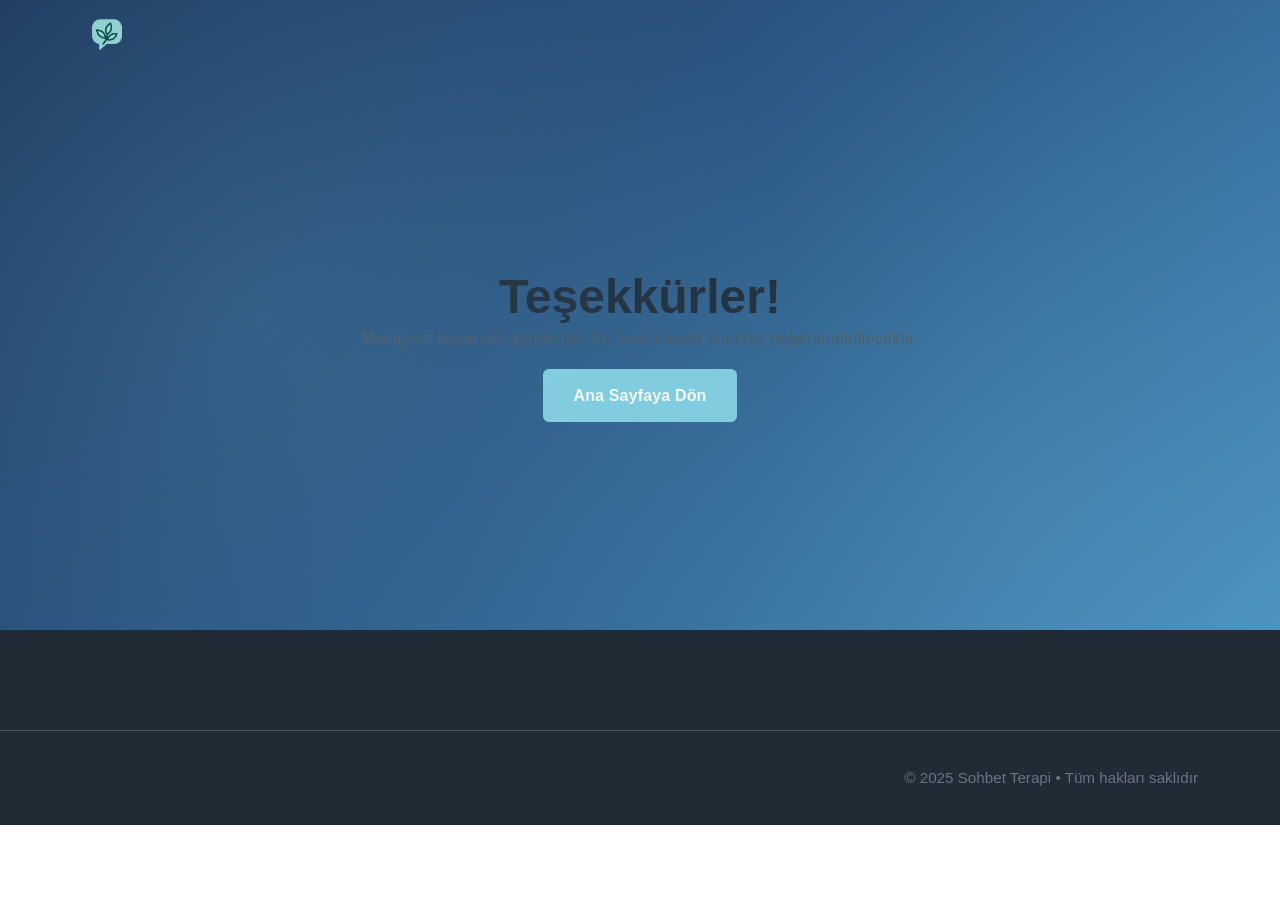
<file: thanks.html>
<!DOCTYPE html>
<html lang="tr">
<head>
    <meta charset="UTF-8" />
    <meta name="viewport" content="width=device-width, initial-scale=1.0" />
    <title>Teşekkürler | Sohbet Terapi</title>

    <!-- Favicons -->
    <link rel="icon" type="image/png" href="assets/images/favicon/favicon-96x96.png" sizes="96x96" />
    <link rel="icon" type="image/svg+xml" href="assets/images/favicon/favicon.svg" />
    <link rel="shortcut icon" href="assets/images/favicon/favicon.ico" />
    <link rel="apple-touch-icon" sizes="180x180" href="assets/images/favicon/apple-touch-icon.png" />
    <meta name="apple-mobile-web-app-title" content="Sohbet Terapi" />
    <link rel="manifest" href="assets/images/favicon/site.webmanifest" />

    <!-- Theme Color -->
    <meta name="theme-color" content="#5bbad5" />


    <!-- CSS -->
    <link rel="stylesheet" href="assets/css/bootstrap.min.css" />
    <link rel="stylesheet" href="assets/css/animate.css" />
    <link rel="stylesheet" href="assets/css/lineicons.css" />
    <link rel="stylesheet" href="assets/css/ud-styles.css" />
    <link rel="stylesheet" href="assets/css/override.css" />
</head>
<body>
<!-- ====== Header Start ====== -->
<header class="ud-header">
    <div class="container">
        <nav class="navbar navbar-expand-lg">
            <a class="navbar-brand" href="index.html">
                <img src="assets/images/logo/logo.webp" alt="Sohbet Terapi" />
            </a>
        </nav>
    </div>
</header>
<!-- ====== Header End ====== -->

<!-- ====== Thanks Section Start ====== -->
<section class="ud-hero" style="min-height:70vh; display:flex; align-items:center;">
    <div class="container text-center">
        <h1 class="ud-hero-title">Teşekkürler!</h1>
        <p class="ud-hero-desc">
            Mesajınız başarıyla gönderildi. En kısa sürede öneriniz değerlendiriliecektir.
        </p>
        <a href="index.html" class="ud-main-btn mt-3">Ana Sayfaya Dön</a>
    </div>
</section>
<!-- ====== Thanks Section End ====== -->

<!-- ====== Footer Start ====== -->
<footer class="ud-footer wow fadeInUp" data-wow-delay=".15s">
    <div class="ud-footer-bottom">
        <div class="container text-center">
            <p class="ud-footer-bottom-right">
                © 2025 Sohbet Terapi • Tüm hakları saklıdır
            </p>
        </div>
    </div>
</footer>
<!-- ====== Footer End ====== -->

<!-- ====== JS ====== -->
<script src="assets/js/bootstrap.bundle.min.js"></script>
<script src="assets/js/wow.min.js"></script>
<script src="assets/js/main.js"></script>
</body>
</html>
</file>
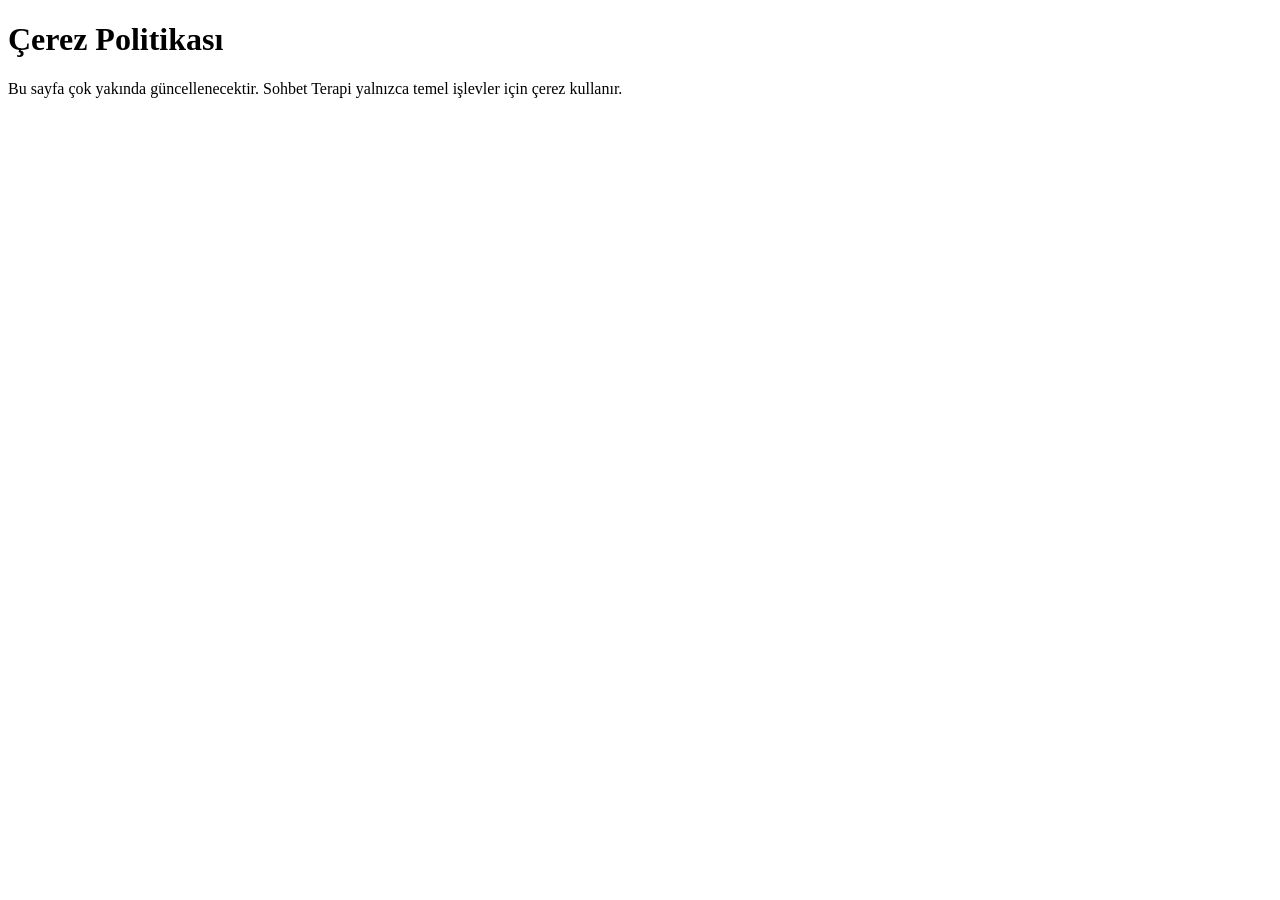
<file: footer-pages/cookies.html>
<!DOCTYPE html>
<html lang="tr">
<head>
    <meta charset="UTF-8">
    <title>Çerez Politikası</title>
</head>
<body>
<h1>Çerez Politikası</h1>
<p>Bu sayfa çok yakında güncellenecektir. Sohbet Terapi yalnızca temel işlevler için çerez kullanır.</p>
</body>
</html>
</file>
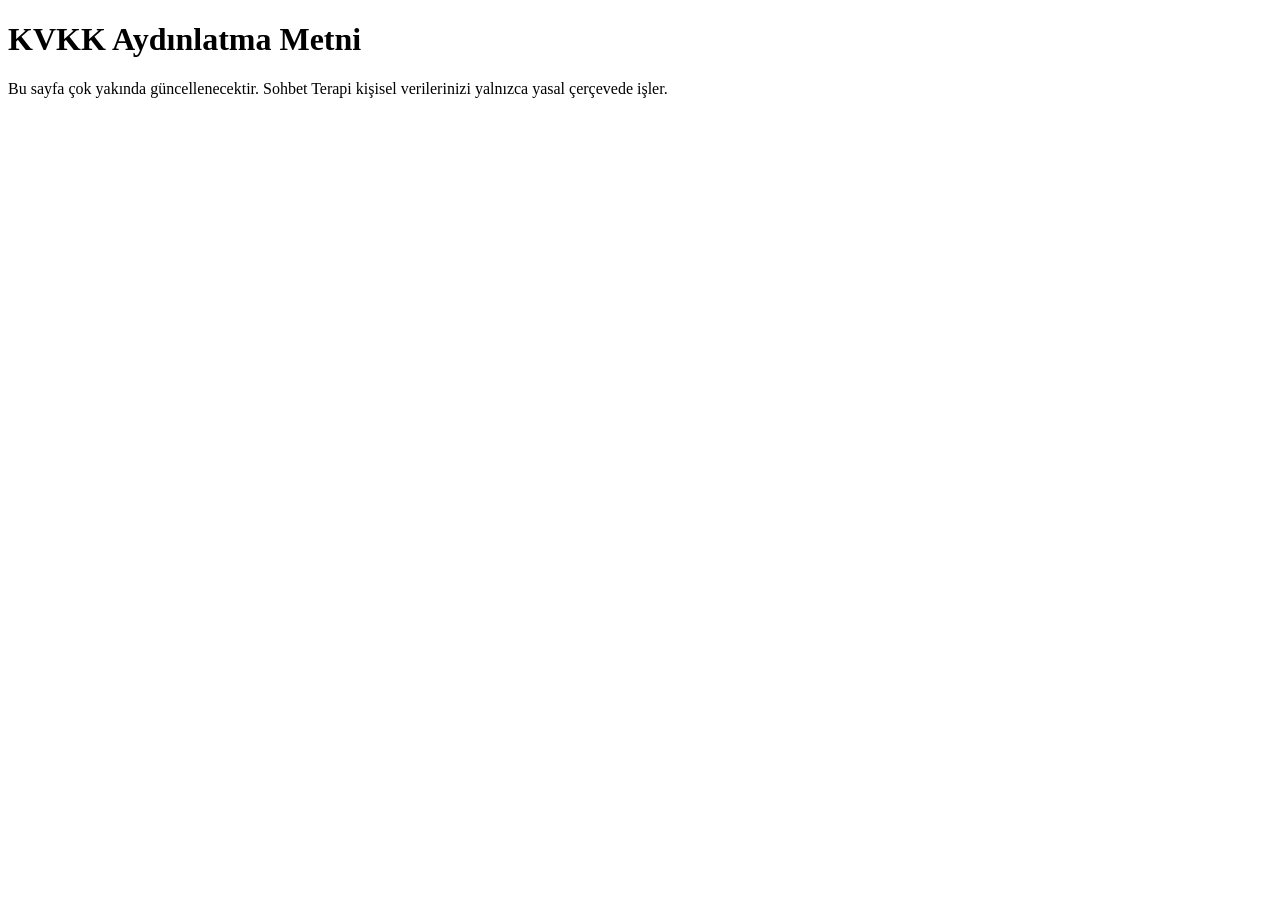
<file: footer-pages/kvkk.html>
<!DOCTYPE html>
<html lang="tr">
<head>
    <meta charset="UTF-8">
    <title>KVKK Aydınlatma Metni</title>
</head>
<body>
<h1>KVKK Aydınlatma Metni</h1>
<p>Bu sayfa çok yakında güncellenecektir. Sohbet Terapi kişisel verilerinizi yalnızca yasal çerçevede işler.</p>
</body>
</html>
</file>
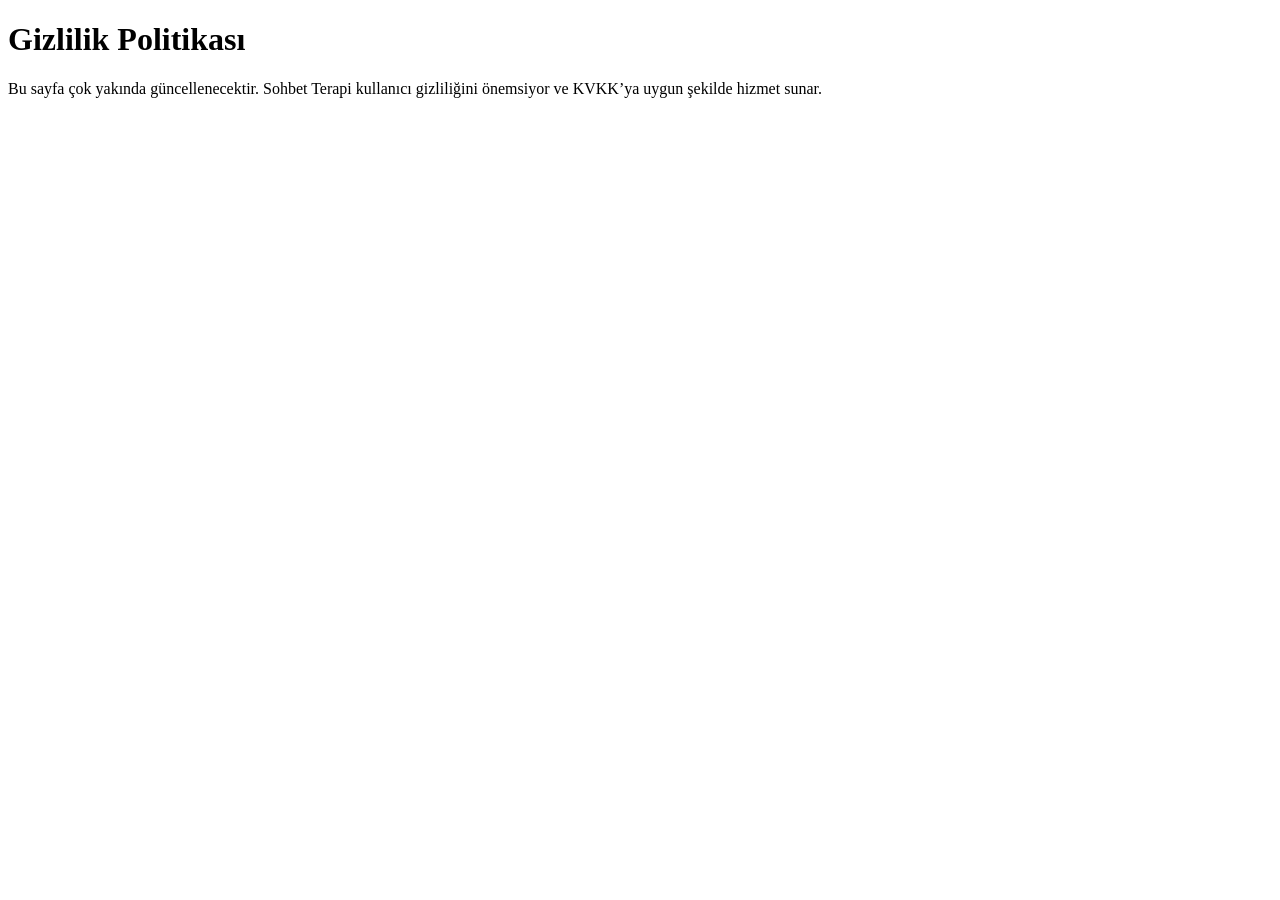
<file: footer-pages/privacy.html>
<!DOCTYPE html>
<html lang="tr">
<head>
    <meta charset="UTF-8">
    <title>Gizlilik Politikası</title>
</head>
<body>
<h1>Gizlilik Politikası</h1>
<p>Bu sayfa çok yakında güncellenecektir. Sohbet Terapi kullanıcı gizliliğini önemsiyor ve KVKK’ya uygun şekilde hizmet sunar.</p>
</body>
</html>
</file>
<file: assets/css/override.css>
/* overrides.css - Mindmate brand overrides */

/* Professional color palette */
:root {
    --bs-primary: #82CDE0;   /* Light Blue - Brand color */
    --bs-secondary: #6abac5; /* Darker Blue for hover */
    --bs-primary-rgb: 130, 205, 224;
    --bs-secondary-rgb: 106, 186, 197;
    --text-primary: #1f2937;   /* Dark gray for headings */
    --text-secondary: #4b5563; /* Medium gray for body */
    --text-tertiary: #6b7280;  /* Light gray for subtle text */
}

/* ============================= */
/* Global Font Scaling & Typography */
/* ============================= */
html, body {
    font-size: 100%;
    font-family: 'Poppins', -apple-system, BlinkMacSystemFont, 'Segoe UI', 'Inter', 'Roboto', 'Helvetica Neue', Arial, sans-serif;
    color: var(--text-secondary);
    line-height: 1.6;
    -webkit-font-smoothing: antialiased;
    -moz-osx-font-smoothing: grayscale;
    text-rendering: optimizeLegibility;
}

/* Optional: for mobile responsiveness */
@media (max-width: 768px) {
    html, body {
        font-size: 100%;
    }
}

/* ============================= */
/* Hero Section (ud-hero)        */
/* ============================= */

/*.ud-hero {*/
/*    !* background: linear-gradient(*/
/*            135deg,*/
/*            var(--bs-primary) 0%,*/
/*            var(--bs-secondary) 100%*/
/*    ) !important; *!*/
/*    !*background: linear-gradient(135deg, var(--bs-primary) 0%, var(--bs-secondary) 100%) !important;*!*/
/*    background: #b81111 !important;*/
/*    color: #1a1a1a;*/
/*    padding: 150px 0;*/
/*}*/

/*.ud-features,*/
/*.ud-testimonials,*/
/*.ud-pricing {*/
/*    background: linear-gradient(*/
/*            180deg,*/
/*            #ffffff 0%,*/
/*            #FFF4E6 50%,*/
/*            #E0F7FA 100%*/
/*    );*/
/*}*/
.ud-app-preview,
.ud-social-follow,
.ud-features,
.ud-contact,
.ud-testimonials,
.ud-pricing {
    background: linear-gradient(
            180deg,
            #ffffff 0%,
            #E3F9F0 50%,
            #D6F0FF 100%
    );
}

/* Hero Section - Professional Modern Design */
.ud-hero {
    background: linear-gradient(135deg, #1e3a5f 0%, #2d5a87 50%, #4a90c2 100%) !important;
    padding: 180px 0 120px !important;
    position: relative;
    overflow: hidden;
}

.ud-hero::before {
    content: '';
    position: absolute;
    top: 0;
    left: 0;
    right: 0;
    bottom: 0;
    background: 
        radial-gradient(circle at 20% 50%, rgba(130, 205, 224, 0.15) 0%, transparent 50%),
        radial-gradient(circle at 80% 80%, rgba(106, 186, 197, 0.15) 0%, transparent 50%);
    pointer-events: none;
}

.ud-hero-content {
    position: relative;
    z-index: 1;
}

@media (max-width: 767px) {
    .ud-hero {
        padding: 130px 0 80px !important;
    }
}

/* Default logo (desktop) - Square logo (704x704) - maintain 1:1 aspect ratio */
.ud-header .navbar-brand img {
    height: 50px !important;
    width: 50px !important;
    max-width: 50px !important;
    max-height: 50px !important;
    object-fit: contain;
    aspect-ratio: 1 / 1;
}

/* Tablet */
@media (max-width: 991px) {
    .ud-header .navbar-brand img {
        height: 45px !important;
        width: 45px !important;
        max-width: 45px !important;
        max-height: 45px !important;
    }
}

/* Mobile */
@media (max-width: 575px) {
    .ud-header .navbar-brand img {
        height: 40px !important;
        width: 40px !important;
        max-width: 40px !important;
        max-height: 40px !important;
    }
}

/* Padding for breathing space */
.ud-header .navbar-brand {
    padding: 10px 0 !important;
    display: flex;
    align-items: center;
}




/* ============================= */
/* Buttons (ud-main-btn, ud-white-btn) */
/* ============================= */
.ud-main-btn {
    background-color: var(--bs-primary) !important;
    border: 2px solid var(--bs-primary) !important;
    color: #fff !important;
    font-weight: 600 !important;
    font-size: 1rem !important;
    padding: 12px 28px !important;
    border-radius: 6px !important;
    transition: all 0.2s ease;
    letter-spacing: 0.01em;
}

.ud-main-btn:hover,
.ud-main-btn:focus {
    background-color: var(--bs-secondary) !important;
    border-color: var(--bs-secondary) !important;
    color: #fff !important;
    transform: translateY(-1px);
    box-shadow: 0 4px 12px rgba(130, 205, 224, 0.3) !important;
}

.ud-white-btn {
    background-color: #fff !important;
    color: var(--bs-primary) !important;
    border: 1px solid var(--bs-primary) !important;
}

.ud-white-btn:hover,
.ud-white-btn:focus {
    background-color: var(--bs-primary) !important;
    color: #fff !important;
}

/* ============================= */
/* Navbar links                  */
/* ============================= */

.ud-header a:hover {
    color: #6cb9cf !important;
}

/* ============================= */
/* FAQ accordion (ud-faq-btn)    */
/* ============================= */
.ud-faq-btn:not(.collapsed) {
    background-color: var(--bs-secondary) !important;
    color: var(--text-primary) !important;
    border-color: var(--bs-secondary) !important;
}

/* ============================= */
/* Headings                      */
/* ============================= */
h1, h2, h3, h4, h5, h6 {
    font-weight: 600 !important;
    color: var(--text-primary) !important;
}

/* Default navbar links (before scroll) */
.ud-header .navbar-nav .nav-item a {
    color: var(--text-primary) !important;
    font-weight: 500 !important;
    font-size: 1rem !important;
    transition: color 0.2s ease;
}

/* When navbar is sticky (after scroll), make all links black */
.ud-header.sticky .navbar-nav .nav-item a {
    color: var(--text-primary) !important;
}

/* Active link state */
.ud-header .navbar-nav .nav-item a.active {
    color: var(--bs-primary) !important;
    font-weight: 600 !important;
}

/* Keep hover separate */
.ud-header .navbar-nav .nav-item a:hover {
    color: var(--bs-primary) !important;
}


/* ============================= */
/* Store Badges (App Store / Google Play ) */
/* ============================= */
.store-badge img {
    height: 40px;
    border-radius: 12px;
    background: transparent;
    box-shadow: none;
    transition: transform 0.2s ease;
}

.store-badge img:hover {
    transform: scale(1.03);
}


/* ============================= */
/* Store Badges adjustments      */
/* ============================= */
.store-badge img {
    height: 50px;              /* slightly larger for better visibility */
    border-radius: 12px;       /* soft rounded corners */
    background: rgba(255, 255, 255, 0.1);   /* subtle background */
    box-shadow: 0 4px 15px rgba(0, 0, 0, 0.2);
    transition: all 0.3s ease;
}

.store-badge img:hover {
    transform: scale(1.05) translateY(-2px);    /* subtle hover effect */
    box-shadow: 0 6px 20px rgba(0, 0, 0, 0.3);
}

/* Make the badges centered and spaced */
.ud-hero-buttons {
    display: flex;
    gap: 12px;                 /* space between badges */
    justify-content: center;   /* center them horizontally */
    flex-wrap: wrap;           /* wrap if screen is small */
}

/* ============================= */
/* Hero Heading & Description    */
/* ============================= */
.ud-hero-content .ud-hero-title {
    color: #ffffff !important;
    font-weight: 700 !important;
    font-size: 3.5rem !important;
    line-height: 1.2 !important;
    letter-spacing: -0.02em !important;
    margin-bottom: 1.5rem !important;
    text-align: center;
    text-shadow: 0 2px 20px rgba(0, 0, 0, 0.3);
}

.ud-hero-content .ud-hero-desc {
    color: rgba(255, 255, 255, 0.95) !important;
    font-size: 1.25rem !important;
    line-height: 1.7 !important;
    font-weight: 400 !important;
    opacity: 1 !important;
    max-width: 720px;
    margin: 0 auto 1.5rem;
    text-align: center;
    text-shadow: 0 1px 10px rgba(0, 0, 0, 0.2);
}

@media screen and (max-width: 991px) {
    .ud-hero-content .ud-hero-title {
        font-size: 2.5rem !important;
        line-height: 1.3 !important;
    }

    .ud-hero-content .ud-hero-desc {
        font-size: 1.125rem !important;
        line-height: 1.6 !important;
    }
}

@media screen and (max-width: 575px) {
    .ud-hero-content .ud-hero-title {
        font-size: 2rem !important;
        line-height: 1.2 !important;
    }

    .ud-hero-content .ud-hero-desc {
        font-size: 1rem !important;
        line-height: 1.5 !important;
    }
}

/* ============================= */
/* Signup Button  */
/* ============================= */
/*.ud-header .navbar-btn .signup-btn { removed sign up button */
/*    border-radius: 999px !important;   !* fully oval shape *!*/
/*    padding: 10px 28px;               !* balanced size *!*/
/*    font-weight: 600;*/
/*    font-size: 1rem;*/
/*    display: inline-block;*/
/*    text-align: center;*/
/*    min-width: 120px;                 !* prevents shrinking on mobile *!*/
/*    background-color: var(--bs-primary) !important;*/
/*    border: 1px solid var(--bs-primary) !important;*/
/*    color: #fff !important;           !* always white text *!*/
/*    transition: all 0.3s ease;*/
/*}*/

.ud-header .navbar-btn .signup-btn:hover,
.ud-header .navbar-btn .signup-btn:focus {
    background-color: #6abac5 !important; /* slightly darker blue on hover */
    border-color: #6bd8d4 !important;
    color: #fff !important;               /* keep white text on hover */
}



/* ============================= */
/* Global Button Responsive Fix  */
/* ============================= */
@media (max-width: 576px) {
    .ud-main-btn,
    .ud-white-btn,
    .signup-btn {
        padding: 8px 24px;
        font-size: 0.95rem;
        min-width: 100px;
    }
}

/* === FAQ Section Custom Overrides === */

/* Faster and smoother accordion animation */
.accordion-collapse {
    transition: height 0.18s ease-out !important;
    background: #f9f9f9;          /* prevents orange background bleed */
    border-radius: 8px;
    margin-top: 6px;
}

/* Answer box styling */
.ud-faq-body {
    background: #f9f9f9;
    padding: 14px 18px;
    border-radius: 8px;
    box-shadow: 0 2px 6px rgba(0,0,0,0.05);
}

/* FAQ button hover state */
.ud-faq-btn:hover {
    background-color: #f2f2f2;
}

/* Highlight active FAQ question */
.ud-faq-btn:not(.collapsed) {
    background-color: #f2fdf9;
    font-weight: 600;
}

/* Rotate chevron icon when open */
.ud-faq-btn .lni-chevron-down {
    transition: transform 0.2s ease;
}
.ud-faq-btn:not(.collapsed) .lni-chevron-down {
    transform: rotate(180deg);
}

/* ============================= */
/* Global Button Colour Fix */
/* ============================= */

/* Override feature icons */
.ud-feature-icon {
    background: var(--bs-primary) !important; /* senin seçtiğin açık mavi */
    color: #fff !important;
}

/* Override section small titles */
.ud-section-title span {
    color: var(--bs-primary) !important;
}

/* ============================= */
/* Social Account Image Size */
/* ============================= */


/* Default: Desktop (>=1200px) */
.ud-widget-socials i {
    font-size: 28px;  /* büyük ekranlarda daha belirgin */
    transition: transform 0.2s ease;
}

.ud-widget-socials i:hover {
    transform: scale(1.2);
}

/* Tablet (>=768px ve <1200px) */
@media (max-width: 1199px) and (min-width: 768px) {
    .ud-widget-socials i {
        font-size: 24px;  /* orta ekranlarda biraz küçült */
    }
}

/* Mobile (<=767px) */
@media (max-width: 767px) {
    .ud-widget-socials i {
        font-size: 20px;  /* küçük ekranlarda daha kompakt */
    }
}



/* ============================= */
/* === Testimonial Card Styling === */
/* ============================= */

/* === Testimonial Card Styling (real card look) === */
/* === Testimonial Card Styling (adjusted spacing & font size) === */
.ud-single-testimonial {
    background: #fff;
    border-radius: 16px;
    padding: 26px; /* iç boşluğu azıcık artırdım, içerik nefes alır */
    min-height: 280px;
    box-shadow: 0 6px 20px rgba(0, 0, 0, 0.14);
    border: 1px solid rgba(0, 0, 0, 0.05);
    transition: transform 0.3s ease, box-shadow 0.3s ease;
    display: flex;
    flex-direction: column;
}

/* Hover effect */
.ud-single-testimonial:hover {
    transform: translateY(-4px);
    box-shadow: 0 10px 26px rgba(0, 0, 0, 0.18);
}

/* Swiper slide spacing (uniform, reduced gap) */
.ud-testimonials-swiper .swiper-wrapper { gap: 20px; }
.ud-testimonials-swiper .swiper-slide { display: flex; height: auto; }

.swiper-slide {
    display: flex;
    height: auto;
}

/* Testimonial text (slightly larger font) */
.ud-testimonial-content p {
    font-size: 1.15rem; /* 1rem → 1.15rem (yaklaşık +2px artış) */
    line-height: 1.7;
    color: var(--text-secondary) !important;
    margin-bottom: 18px;
    flex-grow: 1;
}

/* Author info section */
.ud-testimonial-info {
    display: flex;
    align-items: center;
    gap: 12px;
    margin-top: auto;
}


/* ============================= */
/* Social Media Follow Section */
/* ============================= */

/* === Social Follow Section (Bigger Icons, Perfect Alignment) === */
.ud-social-follow {
    padding: 200px 0;
    text-align: center;
}

.ud-social-follow .ud-section-title h2 {
    margin-bottom: 70px; !important;/* title and icons gap */
}

/* Container for social icons */
.ud-social-icons {
    list-style: none;
    padding: 0;
    margin: 0;
    display: flex;
    justify-content: center;   /* center align horizontally */
    align-items: center;       /* center vertically */
    gap: 40px;                 /* balanced spacing */
    flex-wrap: wrap;           /* wrap icons if small screen */
}

/* Each social link style */
.ud-social-icons li a {
    width: 80px;               /* bigger icons */
    height: 80px;
    font-size: 36px;           /* larger icon font size */
    background: #1a1a1a;       /* black circle background */
    border-radius: 50%;        /* circle shape */
    color: #fff;               /* white icons */
    display: flex;
    justify-content: center;
    align-items: center;
    box-shadow: 0 8px 20px rgba(0,0,0,0.25); /* stronger shadow */
    transition: all 0.3s ease;
}

/* Hover effect */
.ud-social-icons li a:hover {
    background: var(--bs-primary); /* brand blue */
    transform: translateY(-6px);   /* lift effect */
    box-shadow: 0 10px 25px rgba(0,0,0,0.35);
}

/* Responsive tweaks */
@media (max-width: 768px) {
    .ud-social-icons li a {
        width: 65px;
        height: 65px;
        font-size: 28px;
    }

    .ud-social-follow h2 {
        font-size: 1.6rem;
    }
}



/* === Fix Contact Section Bottom Spacing === */
#contact {
    margin-bottom: 0 !important;
    padding-bottom: 20px !important; /* reduce bottom space */
}


/* ============================= */
/* Footer Styling Overrides      */
/* ============================= */

/* === Footer Font Size Enhancements === */
.ud-footer .ud-widget-title {
    font-size: 1.25rem !important;
    font-weight: 700 !important;
    color: var(--text-primary) !important;
}

.ud-footer .ud-widget-links li a,
.ud-footer .ud-widget-desc,
.ud-footer .ud-widget-socials a {
    font-size: 1rem !important;
    line-height: 1.7 !important;
    color: var(--text-secondary) !important;
}

.ud-footer .ud-widget-links li a:hover {
    color: var(--bs-primary) !important;
}

.ud-footer-bottom p {
    font-size: 0.95rem !important;
    line-height: 1.6 !important;
    color: var(--text-tertiary) !important;
}

/* ============================= */
/* === Footer Mobile Center Alignment === */
/* ============================= */

@media (max-width: 767px) {
    .ud-footer .ud-widget,
    .ud-footer .ud-widget-title,
    .ud-footer .ud-widget-links,
    .ud-footer .ud-widget-links li,
    .ud-footer .ud-widget-desc,
    .ud-footer-bottom p,
    .ud-footer .ud-footer-logo {
        text-align: center !important;
        margin-left: auto;
        margin-right: auto;
    }

    /* Social icons alignment */
    .ud-footer .ud-widget-socials {
        justify-content: center !important;
    }

    /* Ensure footer logo is centered */
    .ud-footer .ud-footer-logo img {
        display: block;
        margin-left: auto;
        margin-right: auto;
        width: 80px !important;
        height: 80px !important;
        aspect-ratio: 1 / 1;
        object-fit: contain;
    }
}

/* Footer logo - maintain square aspect ratio */
.ud-footer .ud-footer-logo img {
    width: 100px;
    height: 100px;
    aspect-ratio: 1 / 1;
    object-fit: contain;
}

/* ============================= */
/* === Pricing Card Base === */
/* ============================= */

.ud-single-pricing {
    transition: transform 0.3s ease, box-shadow 0.3s ease;
}

/* Hover effect for all cards */
.ud-single-pricing:hover {
    transform: scale(1.05);
    box-shadow: 0 12px 25px rgba(0, 0, 0, 0.15);
    z-index: 2;
}

/* Center card (the one with .active) */
.ud-single-pricing.active {
    transform: scale(1.08); /* Bigger by default */
    box-shadow: 0 10px 20px rgba(0, 0, 0, 0.12);
    z-index: 1; /* keeps it above others slightly */
}

/* On hover, center card grows even more */
.ud-single-pricing.active:hover {
    transform: scale(1.12);
    box-shadow: 0 14px 28px rgba(0, 0, 0, 0.18);
    z-index: 3;
}

/* ============================= */
/* Team profile images with subtle shadow */
/* ============================= */

.ud-testimonials-swiper .swiper-slide {
    margin-right: 0 !important;
}


/* ============================= */
/* Added decsription at below of Application download button*/
/* ============================= */
.ud-hero-powerwords {
    position: relative;
    width: 100vw;                 /* Full screen width */
    left: 50%;
    right: 50%;
    margin-left: -50vw;           /* Force edge-to-edge layout */
    margin-right: -50vw;
    margin-top: 3rem;
    padding: 20px 0;

    display: flex;
    justify-content: center;
    align-items: center;
    flex-wrap: wrap;
    gap: 18px;

    text-align: center;
    font-size: 1.1rem;
    font-weight: 500;
    letter-spacing: 0.5px;
    color: rgba(255, 255, 255, 0.9) !important;
    background: rgba(255, 255, 255, 0.1);
    backdrop-filter: blur(10px);
    border-top: 1px solid rgba(255, 255, 255, 0.2);
    border-bottom: 1px solid rgba(255, 255, 255, 0.2);
}

.ud-hero-powerwords .pw-item {
    color: rgba(255, 255, 255, 0.95) !important;
    text-shadow: 0 1px 3px rgba(0, 0, 0, 0.2);
}

.ud-hero-powerwords .pw-separator {
    color: rgba(255, 255, 255, 0.6) !important;
}

/* ============================= */
/* === Unified Font Harmony & Scaling (Final Refined Version) === */
/* ============================= */

/* === 1. Features Section (Özellikler) === */
.ud-feature-title {
    font-size: 1.5rem !important;
    font-weight: 600 !important;
    color: var(--text-primary) !important;
}

.ud-feature-desc {
    font-size: 1rem !important;
    line-height: 1.7 !important;
    color: var(--text-secondary) !important;
}

/* === 2. Pricing Section (Fiyatlarımız) === */
.ud-pricing-header h3 {
    font-size: 1.5rem !important;
    font-weight: 600 !important;
    color: var(--text-primary) !important;
}

.ud-pricing-header h4 {
    font-size: 2rem !important;
    color: var(--bs-primary) !important;
    font-weight: 700 !important;
}

.ud-pricing-body ul li {
    font-size: 1rem !important;
    line-height: 1.7 !important;
    color: var(--text-secondary) !important;
}

.ud-single-pricing .ud-main-btn {
    font-size: 1rem !important;
    padding: 10px 28px !important;
}

/* === 3. FAQ Section (S.S.S.) === */
.ud-faq-btn {
    font-size: 1.125rem !important;
    font-weight: 600 !important;
    line-height: 1.6 !important;
    color: var(--text-primary) !important;
}

.ud-faq-body {
    font-size: 1rem !important;
    line-height: 1.75 !important;
    color: var(--text-secondary) !important;
}

/* === 4. Team Section (Takım) === */
.ud-team-info h5 {
    font-size: 1.25rem !important;
    font-weight: 600 !important;
    color: var(--text-primary) !important;
}

.ud-team-info h6 {
    font-size: 1rem !important;
    font-weight: 400 !important;
    color: var(--text-tertiary) !important;
}

/* LinkedIn icon inside each team member */
.ud-team-socials i {
    font-size: 24px !important;  /* slightly smaller, proportional to text */
    transition: transform 0.2s ease;
}

.ud-team-socials i:hover {
    transform: scale(1.2);
}

/* === 5. Testimonials (Gerçek Deneyimler) === */
.ud-testimonial-content p {
    font-size: 1.125rem !important;
    line-height: 1.75 !important;
    color: var(--text-secondary) !important;
}

.ud-testimonial-info h4,
.ud-testimonial-info h5 {
    font-size: 1rem !important;
    color: var(--text-primary) !important;
    font-weight: 600 !important;
}

.ud-testimonial-info p {
    font-size: 0.95rem !important;
    color: var(--text-tertiary) !important;
}

/* === 6. Section Headings General Boost === */
.ud-section-title h2 {
    font-size: 2.5rem !important;
    line-height: 1.3 !important;
    font-weight: 700 !important;
    color: var(--text-primary) !important;
    margin-top: 0.5rem !important;
}

.ud-section-title span {
    font-size: 1rem !important;
    font-weight: 600 !important;
    color: var(--bs-primary) !important;
    text-transform: uppercase !important;
    letter-spacing: 0.1em !important;
}

.ud-section-title p {
    font-size: 1.125rem !important;
    line-height: 1.7 !important;
    color: var(--text-secondary) !important;
}

/* === 7. Global Text & Links Consistency === */
p, li {
    font-size: 1rem !important;
    line-height: 1.7 !important;
    color: var(--text-secondary) !important;
}

a {
    color: var(--bs-primary) !important;
    transition: color 0.2s ease !important;
}

a:hover {
    color: var(--bs-secondary) !important;
}

/* === 8. Responsive Balance (Mobile) === */
@media (max-width: 768px) {
    .ud-section-title h2 {
        font-size: 1.8rem !important;
    }
    .ud-feature-title,
    .ud-pricing-header h3 {
        font-size: 1.15rem !important;
    }
    .ud-pricing-header h4 {
        font-size: 1.4rem !important;
    }
    .ud-faq-btn {
        font-size: 1rem !important;
    }
    .ud-team-info h5 {
        font-size: 1.05rem !important;
    }
    .ud-team-info h6 {
        font-size: 0.95rem !important;
    }
    .ud-testimonial-content p {
        font-size: 1.05rem !important;
    }
    .ud-team-socials i {
        font-size: 22px !important;
    }
}


/* ============================= */
/* === Social Icons Hover Colors === */
/* ============================= */

/* Başlangıçta ikonlar beyaz */
.ud-widget-socials i {
    color: #fff !important;
    transition: color 0.3s ease, transform 0.2s ease;
}

/* YouTube hover */
.ud-widget-socials a:hover .lni-youtube {
    color: #FF0000 !important;
    transform: scale(1.2);
}

/* === Instagram Gradyan Hover === */
.ud-widget-socials a:hover .lni-instagram-filled {
    background: linear-gradient(45deg, #FEDA75, #FA7E1E, #D62976, #962FBF, #4F5BD5);
    -webkit-background-clip: text;
    -webkit-text-fill-color: transparent;
    transform: scale(1.25);
    transition: all 0.3s ease;
}


/* === TikTok Gradyan Hover === */
.ud-widget-socials a:hover .lni-tiktok {
    background: linear-gradient(135deg, #25F4EE, #FE2C55);
    -webkit-background-clip: text;
    -webkit-text-fill-color: transparent;
    transform: scale(1.25);
    transition: all 0.3s ease;
}


/* Facebook hover */
.ud-widget-socials a:hover .lni-facebook-filled {
    color: #1877F2 !important;
    transform: scale(1.2);
}


/* === Global Font Setup === */
body {
    font-family: 'Poppins', sans-serif;
}

/* === Hero Text Customization === */
.ud-hero-desc {
    font-family: 'Poppins', sans-serif !important;
    font-weight: 400;
    letter-spacing: 0.3px;
}

/* === Simplified Hero Animation === */
.ud-hero-content .ud-hero-desc {
    font-family: 'Poppins', sans-serif;
    text-align: center;
    letter-spacing: 0.3px;
    line-height: 1.8;
    animation: fadeInUp 0.8s ease-out forwards;
}

@keyframes fadeInUp {
    from {
        opacity: 0;
        transform: translateY(20px);
    }
    to {
        opacity: 1;
        transform: translateY(0);
    }
}

/* Ana görsel hover efekti */
.preview-wrapper {
    display: inline-block;
    position: relative;
}
.preview-main {
    border-radius: 20px;
    transition: all 0.35s ease;
    cursor: pointer;
}
.preview-main:hover {
    transform: scale(1.03);
    box-shadow: 0 12px 25px rgba(0, 0, 0, 0.25);
}

/* Pop-up görünümü */
.popup-overlay {
    display: none;
    position: fixed;
    inset: 0;
    background: rgba(0, 0, 0, 0.85);
    justify-content: center;
    align-items: center;
    z-index: 9999;
}

.popup-content {
    background: #fff;
    border-radius: 20px;
    padding: 20px;
    max-width: 420px;
    width: 90%;
    text-align: center;
    position: relative;
    animation: fadeIn 0.3s ease;
}

.popup-close {
    position: absolute;
    top: 10px;
    right: 18px;
    font-size: 28px;
    color: var(--text-secondary) !important;
    cursor: pointer;
    font-weight: bold;
}
.popup-close:hover {
    color: var(--text-primary) !important;
}

/* Swiper içi görseller */
.popup-img {
    width: 100%;
    border-radius: 16px;
}

/* Swiper navigasyon renkleri */
.swiper-button-next,
.swiper-button-prev {
    color: #5cbdb9;
}
.swiper-pagination-bullet-active {
    background: #5cbdb9;
}

/* Animasyon */
@keyframes fadeIn {
    from { opacity: 0; transform: scale(0.95); }
    to { opacity: 1; transform: scale(1); }
}

@media (max-width: 600px) {
    .popup-content {
        max-width: 340px;
    }
}

/*!* ============================= *!*/
/*!* === Instagram Gallery Section === *!*/
/*!* ============================= *!*/

/*.ud-instagram-gallery {*/
/*    background: linear-gradient(180deg, #ffffff 0%, #E3F9F0 50%, #D6F0FF 100%);*/
/*    padding: 100px 0;*/
/*    !* border-top: 1px solid rgba(0, 0, 0, 0.05);  <-- kaldırıldı *!*/
/*}*/

/*.ud-instagram-gallery h2 {*/
/*    font-weight: 700;*/
/*    color: #1a1a1a;*/
/*    margin-bottom: 16px;*/
/*}*/

/*.ud-instagram-gallery .gallery-desc {*/
/*    font-size: 1.1rem;*/
/*    color: #334155;*/
/*    max-width: 720px;*/
/*    margin: 0 auto 40px;*/
/*}*/

/*!* 3-column responsive grid *!*/
/*.instagram-grid {*/
/*    display: grid;*/
/*    grid-template-columns: repeat(3, 1fr);*/
/*    gap: 28px;*/
/*    justify-items: center;*/
/*    align-items: start;*/
/*}*/

/*!* Instagram embeds styling *!*/
/*.instagram-grid .instagram-media {*/
/*    max-width: 350px;*/
/*    width: 100%;*/
/*    border-radius: 16px !important;*/
/*    box-shadow: 0 8px 18px rgba(0, 0, 0, 0.12);*/
/*    background: #fff;*/
/*    transition: all 0.3s ease;*/
/*}*/

/*.instagram-grid .instagram-media:hover {*/
/*    transform: translateY(-6px) scale(1.02);*/
/*    box-shadow: 0 10px 26px rgba(0, 0, 0, 0.18);*/
/*}*/

/*!* Responsive tweaks *!*/
/*@media (max-width: 992px) {*/
/*    .instagram-grid {*/
/*        grid-template-columns: repeat(2, 1fr);*/
/*    }*/
/*}*/

/*@media (max-width: 600px) {*/
/*    .instagram-grid {*/
/*        grid-template-columns: 1fr;*/
/*    }*/
/*    .ud-instagram-gallery {*/
/*        padding: 70px 0;*/
/*    }*/
/*}*/

/* ====== Social Media Gallery Styling ====== */

/* ====== Social Media Gallery (Unified Version) ====== */
.ud-social-gallery {
    background: linear-gradient(180deg, #ffffff 0%, #E3F9F0 50%, #D6F0FF 100%);
    padding: 100px 0;
    border-top: 1px solid rgba(0, 0, 0, 0.05);
}

.ud-social-gallery h2 {
    font-weight: 700 !important;
    font-size: 2rem !important;
    color: var(--text-primary) !important;
}

.ud-social-gallery .gallery-desc {
    font-size: 1.1rem;
    color: #334155;
    max-width: 720px;
    margin: 0 auto 40px;
}

/* === GRID LAYOUT === */
.social-grid {
    display: grid;
    grid-template-columns: repeat(auto-fit, minmax(300px, 1fr)); /* 340 → 300 */
    gap: 24px; /* 36 → 24, daha sıkı aralık */
    justify-items: center;
    align-items: start;
}

/* === UNIFIED ITEM BOXES === */
.social-item {
    width: 100%;
    max-width: 360px;  /* 400 → 360 */
    height: 560px;     /* 600 → 560 */
    border-radius: 16px;
    background: #fff;
    box-shadow: 0 8px 18px rgba(0, 0, 0, 0.08);
    overflow: hidden;
    display: flex;
    justify-content: center;
    align-items: center;
    position: relative;
    transition: transform 0.3s ease, box-shadow 0.3s ease;
}

.social-item:hover {
    transform: translateY(-4px);
    box-shadow: 0 10px 24px rgba(0, 0, 0, 0.12);
}

/* === INNER EMBEDS (normalize heights) === */
.social-item iframe,
.social-item blockquote,
.social-item .fb-post {
    width: 100% !important;
    height: 100% !important;
    border: none !important;
    margin: 0 !important;
    padding: 0 !important;
}

/* === MOBILE GRID ADAPTATION === */
@media (max-width: 992px) {
    .social-grid {
        grid-template-columns: repeat(2, 1fr);
    }
}

@media (max-width: 576px) {
    .social-grid {
        grid-template-columns: 1fr;
    }
}

/* === LEGACY SUPPORT (optional) === */
/* Eğer .youtube-embed, .tiktok-embed, .facebook-embed gibi eski stiller varsa bozulmasın diye */
.youtube-embed,
.tiktok-embed,
.facebook-embed,
.instagram-media {
    max-width: 100%;
    border-radius: 0 !important;
    box-shadow: none;
    background: transparent;
    overflow: visible;
    transition: none;
}


/* ============================= */
/* === Contact title made bigger === */
/* ============================= */
.ud-contact-title span {
    font-size: 1rem !important;
    font-weight: 600 !important;
    display: inline-block;
    color: var(--bs-primary) !important;
    text-transform: uppercase !important;
    letter-spacing: 0.1em !important;
}

.ud-contact-title h2 {
    font-size: 2rem !important;
    font-weight: 700 !important;
    color: var(--text-primary) !important;
    margin-top: 0.5rem !important;
}

/* ============================= */
/* === Contact Info Text Enlargement (2x Size) === */
/* ============================= */

/* Increases only the address and email text sizes */
.ud-info-meta p {
    font-size: 1rem !important;
    line-height: 1.7 !important;
    font-weight: 400 !important;
    color: var(--text-secondary) !important;
}

/* Contact form styling */
.ud-contact-form label {
    font-size: 0.95rem !important;
    font-weight: 500 !important;
    color: var(--text-primary) !important;
}

.ud-contact-form input[type="text"],
.ud-contact-form input[type="email"],
.ud-contact-form textarea {
    font-size: 1rem !important;
    color: var(--text-primary) !important;
    border-color: #e5e7eb !important;
}

.ud-contact-form input::placeholder,
.ud-contact-form textarea::placeholder {
    color: var(--text-tertiary) !important;
}
</file>
<file: assets/css/ud-styles.css>
/* =======

	Template Name: Play Bootstrap
	Author: UIdeck
	Author URI: https://uideck.com/
	Support: https://github.com/uideck/
	Version: 1.0

======== */
/*===========================
  COMMON css 
===========================*/
@import url("https://fonts.googleapis.com/css2?family=Inter:wght@200;300;400;500;600;700;800;900&display=swap");
:root {
  --font: "Inter", sans-serif;
  --body-color: #637381;
  --heading-color: #212b36;
  --primary-color: #3056d3;
  --white: #ffffff;
}

body {
  font-family: var(--font);
  font-weight: normal;
  font-style: normal;
  color: var(--body-color);
  overflow-x: hidden;
}

* {
  margin: 0;
  padding: 0;
  -webkit-box-sizing: border-box;
  box-sizing: border-box;
}

img {
  max-width: 100%;
}

a,
button,
input,
textarea {
  -webkit-transition: all 0.3s ease-out 0s;
  transition: all 0.3s ease-out 0s;
}

a,
a:focus,
input:focus,
textarea:focus,
button:focus,
.navbar-toggler:focus {
  text-decoration: none;
  outline: none;
  -webkit-box-shadow: none;
          box-shadow: none;
}

a:focus,
a:hover {
  text-decoration: none;
}

i,
span,
a {
  display: inline-block;
}

audio,
canvas,
iframe,
img,
svg,
video {
  vertical-align: middle;
}

h1,
h2,
h3,
h4,
h5,
h6 {
  font-weight: 700;
  color: var(--heading-color);
  margin: 0px;
}

h1 {
  font-size: 48px;
}

h2 {
  font-size: 36px;
}

h3 {
  font-size: 28px;
}

h4 {
  font-size: 22px;
}

h5 {
  font-size: 18px;
}

h6 {
  font-size: 16px;
}

ul,
ol {
  margin: 0px;
  padding: 0px;
  list-style-type: none;
}

p {
  font-size: 16px;
  font-weight: 400;
  line-height: 26px;
  color: var(--body-color);
  margin: 0px;
}

.bg_cover {
  background-position: center center;
  background-size: cover;
  background-repeat: no-repeat;
  width: 100%;
  height: 100%;
}

/*===== All Button Style =====*/
.ud-main-btn {
  display: inline-block;
  text-align: center;
  white-space: nowrap;
  vertical-align: middle;
  font-weight: 500;
  font-size: 16px;
  border-radius: 5px;
  padding: 15px 25px;
  border: 1px solid transparent;
  color: var(--white);
  cursor: pointer;
  z-index: 5;
  -webkit-transition: all 0.4s ease-out 0s;
  transition: all 0.4s ease-out 0s;
  background: var(--primary-color);
}

.ud-main-btn:hover {
  color: var(--white);
  background: var(--heading-color);
}

@media (max-width: 767px) {
  .container {
    padding-left: 40px;
    padding-right: 40px;
  }
}

@media only screen and (min-width: 576px) and (max-width: 767px) {
  .container {
    padding-left: 20px;
    padding-right: 20px;
  }
}

.back-to-top {
  width: 40px;
  height: 40px;
  line-height: 40px;
  background: var(--primary-color);
  -webkit-box-shadow: 0px 0px 5px rgba(0, 0, 0, 0.2);
          box-shadow: 0px 0px 5px rgba(0, 0, 0, 0.2);
  text-align: center;
  -webkit-box-pack: center;
      -ms-flex-pack: center;
          justify-content: center;
  -webkit-box-align: center;
      -ms-flex-align: center;
          align-items: center;
  border-radius: 5px;
  position: fixed;
  right: 30px;
  bottom: 30px;
  z-index: 99;
  color: var(--white);
}

.back-to-top:hover {
  color: var(--white);
  background: var(--heading-color);
}

/* ===== Header CSS ===== */
.ud-header {
  position: absolute;
  top: 0;
  left: 0;
  width: 100%;
  z-index: 99;
  -webkit-transition: all 0.3s ease-out 0s;
  transition: all 0.3s ease-out 0s;
}

.sticky {
  position: fixed;
  z-index: 99;
  background-color: rgba(255, 255, 255, 0.8);
  -webkit-backdrop-filter: blur(5px);
          backdrop-filter: blur(5px);
  -webkit-box-shadow: inset 0 -1px 0 0 rgba(0, 0, 0, 0.1);
  box-shadow: inset 0 -1px 0 0 rgba(0, 0, 0, 0.1);
  -webkit-transition: all 0.3s ease-out 0s;
  transition: all 0.3s ease-out 0s;
}

.sticky .navbar {
  padding: 0;
}

.navbar {
  padding: 0px 0;
  border-radius: 5px;
  position: relative;
  -webkit-transition: all 0.3s ease-out 0s;
  transition: all 0.3s ease-out 0s;
}

.navbar-brand {
  padding: 0;
}

@media only screen and (min-width: 768px) and (max-width: 991px), (max-width: 767px) {
  .navbar-brand {
    padding: 5px 0px;
  }
}

.navbar-brand img {
  max-width: 160px;
}

.navbar-toggler {
  padding: 0;
}

.navbar-toggler .toggler-icon {
  width: 30px;
  height: 2px;
  background-color: var(--white);
  display: block;
  margin: 5px 0;
  position: relative;
  -webkit-transition: all 0.3s ease-out 0s;
  transition: all 0.3s ease-out 0s;
}

.navbar-toggler.active .toggler-icon:nth-of-type(1) {
  -webkit-transform: rotate(45deg);
  transform: rotate(45deg);
  top: 7px;
}

.navbar-toggler.active .toggler-icon:nth-of-type(2) {
  opacity: 0;
}

.navbar-toggler.active .toggler-icon:nth-of-type(3) {
  -webkit-transform: rotate(135deg);
  transform: rotate(135deg);
  top: -7px;
}

@media only screen and (min-width: 768px) and (max-width: 991px), (max-width: 767px) {
  .navbar-collapse {
    position: absolute;
    top: 100%;
    right: 0;
    max-width: 300px;
    width: 100%;
    background-color: var(--white);
    z-index: 9;
    -webkit-box-shadow: 0px 15px 20px 0px rgba(0, 0, 0, 0.1);
    box-shadow: 0px 15px 20px 0px rgba(0, 0, 0, 0.1);
    padding: 0px;
    display: none;
    border-radius: 5px;
  }
  .navbar-collapse.show {
    display: block;
  }
}

@media only screen and (min-width: 768px) and (max-width: 991px), (max-width: 767px) {
  .navbar-nav {
    padding: 20px 30px;
  }
}

.navbar-nav .nav-item {
  position: relative;
  padding: 0px 20px;
}

@media only screen and (min-width: 992px) and (max-width: 1199px) {
  .navbar-nav .nav-item {
    padding: 0px 12px;
  }
}

@media only screen and (min-width: 768px) and (max-width: 991px), (max-width: 767px) {
  .navbar-nav .nav-item {
    padding: 0px;
  }
}

.navbar-nav .nav-item > a {
  font-size: 16px;
  font-weight: 400;
  color: var(--white);
  -webkit-transition: all 0.3s ease-out 0s;
  transition: all 0.3s ease-out 0s;
  padding: 25px 8px;
  position: relative;
}

@media only screen and (min-width: 768px) and (max-width: 991px), (max-width: 767px) {
  .navbar-nav .nav-item > a {
    display: block;
    padding: 8px 0;
    color: var(--heading-color);
  }
}

.navbar-nav .nav-item > a:hover, .navbar-nav .nav-item > a.active {
  color: var(--white);
  opacity: 0.5;
}

@media only screen and (min-width: 768px) and (max-width: 991px), (max-width: 767px) {
  .navbar-nav .nav-item > a:hover, .navbar-nav .nav-item > a.active {
    color: var(--primary-color);
    opacity: 1;
  }
}

.navbar-nav .nav-item .ud-submenu {
  position: absolute;
  width: 250px;
  background: var(--white);
  top: 110%;
  padding: 20px 30px;
  -webkit-box-shadow: 0 15px 44px rgba(140, 140, 140, 0.18);
          box-shadow: 0 15px 44px rgba(140, 140, 140, 0.18);
  border-radius: 5px;
  opacity: 0;
  visibility: hidden;
  -webkit-transition: all 0.3s ease-out 0s;
  transition: all 0.3s ease-out 0s;
}

@media only screen and (min-width: 768px) and (max-width: 991px), (max-width: 767px) {
  .navbar-nav .nav-item .ud-submenu {
    position: static;
    -webkit-box-shadow: none;
            box-shadow: none;
    width: 100%;
    padding: 0px;
    opacity: 1;
    visibility: visible;
    display: none;
  }
}

.navbar-nav .nav-item .ud-submenu.show {
  display: block;
}

.navbar-nav .nav-item .ud-submenu .ud-submenu-link {
  padding: 7px 0;
  color: var(--heading-color);
  font-size: 14px;
}

.navbar-nav .nav-item .ud-submenu .ud-submenu-link:hover {
  color: var(--primary-color);
}

.navbar-nav .nav-item:hover > a {
  color: var(--white);
  opacity: 0.5;
}

@media only screen and (min-width: 768px) and (max-width: 991px), (max-width: 767px) {
  .navbar-nav .nav-item:hover > a {
    color: var(--primary-color);
    opacity: 1;
  }
}

.navbar-nav .nav-item:hover > .ud-submenu {
  opacity: 1;
  visibility: visible;
  top: 100%;
}

.navbar-nav .nav-item.nav-item-has-children > a {
  position: relative;
}

.navbar-nav .nav-item.nav-item-has-children > a::after {
  content: "";
  -webkit-box-sizing: border-box;
          box-sizing: border-box;
  position: absolute;
  width: 10px;
  height: 10px;
  border-bottom: 2px solid;
  border-right: 2px solid;
  -webkit-transform: rotate(45deg) translateY(-50%);
          transform: rotate(45deg) translateY(-50%);
  right: -15px;
  top: 50%;
  margin-top: -2px;
}

@media only screen and (min-width: 768px) and (max-width: 991px), (max-width: 767px) {
  .navbar-nav .nav-item.nav-item-has-children > a::after {
    right: 5px;
  }
}

@media only screen and (min-width: 768px) and (max-width: 991px), (max-width: 767px) {
  .navbar-btn {
    position: absolute;
    top: 50%;
    right: 50px;
    -webkit-transform: translateY(-50%);
    transform: translateY(-50%);
  }
}

.navbar-btn .ud-main-btn {
  padding: 8px 16px;
  background: transparent;
}

.navbar-btn .ud-login-btn:hover {
  opacity: 0.5;
}

.navbar-btn .ud-white-btn {
  background: rgba(255, 255, 255, 0.2);
}

.navbar-btn .ud-white-btn:hover {
  background: white;
  color: var(--heading-color);
}

.sticky .navbar-toggler .toggler-icon {
  background-color: var(--heading-color);
}

.sticky .navbar-nav .nav-item:hover > a {
  color: var(--primary-color);
  opacity: 1;
}

.sticky .navbar-nav .nav-item a {
  color: var(--heading-color);
}

.sticky .navbar-nav .nav-item a.active, .sticky .navbar-nav .nav-item a:hover {
  color: var(--primary-color);
  opacity: 1;
}

.sticky .navbar-btn .ud-main-btn.ud-login-btn {
  color: var(--heading-color);
}

.sticky .navbar-btn .ud-main-btn.ud-login-btn:hover {
  color: var(--primary-color);
  opacity: 1;
}

.sticky .navbar-btn .ud-white-btn {
  background: var(--primary-color);
  color: var(--white);
}

.sticky .navbar-btn .ud-white-btn:hover {
  background: var(--heading-color);
}

/* ===== Hero CSS ===== */
.ud-hero {
  background: var(--primary-color);
  padding-top: 180px;
}

@media only screen and (min-width: 768px) and (max-width: 991px) {
  .ud-hero {
    padding-top: 160px;
  }
}

@media (max-width: 767px) {
  .ud-hero {
    padding-top: 130px;
  }
}

.ud-hero-content {
  max-width: 780px;
  margin: auto;
  margin-bottom: 30px;
}

.ud-hero-content .ud-hero-title {
  color: var(--white);
  font-weight: 700;
  font-size: 45px;
  line-height: 60px;
  text-align: center;
  margin-bottom: 30px;
}

@media only screen and (min-width: 768px) and (max-width: 991px) {
  .ud-hero-content .ud-hero-title {
    font-size: 38px;
    line-height: 50px;
  }
}

@media (max-width: 767px) {
  .ud-hero-content .ud-hero-title {
    font-size: 26px;
    line-height: 38px;
  }
}

.ud-hero-content .ud-hero-desc {
  font-weight: normal;
  font-size: 20px;
  line-height: 35px;
  text-align: center;
  color: var(--white);
  opacity: 0.8;
  max-width: 600px;
  margin: auto;
  margin-bottom: 30px;
}

@media (max-width: 767px) {
  .ud-hero-content .ud-hero-desc {
    font-size: 16px;
    line-height: 30px;
  }
}

.ud-hero-buttons {
  display: -webkit-box;
  display: -ms-flexbox;
  display: flex;
  -webkit-box-align: center;
      -ms-flex-align: center;
          align-items: center;
  -webkit-box-pack: center;
      -ms-flex-pack: center;
          justify-content: center;
}

.ud-hero-buttons .ud-main-btn {
  margin: 8px;
}

@media (max-width: 767px) {
  .ud-hero-buttons .ud-main-btn {
    margin: 5px;
  }
}

@media (max-width: 767px) {
  .ud-hero-buttons .ud-main-btn {
    padding: 12px 16px;
  }
}

.ud-hero-buttons .ud-white-btn {
  background: var(--white);
  color: var(--heading-color);
}

.ud-hero-buttons .ud-white-btn:hover {
  -webkit-box-shadow: 0px 0px 25px rgba(0, 0, 0, 0.2);
          box-shadow: 0px 0px 25px rgba(0, 0, 0, 0.2);
  background: #fefefe;
  color: var(--primary-color);
}

.ud-hero-buttons .ud-link-btn:hover {
  color: var(--white);
  background: transparent;
  opacity: 0.5;
}

.ud-hero-brands-wrapper {
  text-align: center;
  margin-bottom: 40px;
}

.ud-hero-brands-wrapper img {
  -webkit-transition: all 0.3s;
  transition: all 0.3s;
  opacity: 0.5;
  max-width: 250px;
}

.ud-hero-brands-wrapper img:hover {
  opacity: 1;
}

.ud-hero-image {
  max-width: 845px;
  margin: auto;
  text-align: center;
  position: relative;
  z-index: 1;
}

.ud-hero-image img {
  max-width: 100%;
  text-align: center;
}

.ud-hero-image .shape {
  position: absolute;
  z-index: -1;
}

.ud-hero-image .shape.shape-1 {
  bottom: 0;
  left: -30px;
}

.ud-hero-image .shape.shape-2 {
  top: -20px;
  right: -20px;
}

/* ===== Features CSS ===== */
.ud-features {
  padding-top: 120px;
  padding-bottom: 90px;
}

@media (max-width: 767px) {
  .ud-features {
    padding-top: 80px;
    padding-bottom: 40px;
  }
}

.ud-section-title {
  max-width: 620px;
  margin-bottom: 70px;
}

.ud-section-title span {
  font-weight: 600;
  font-size: 18px;
  color: var(--primary-color);
  margin-bottom: 10px;
}

.ud-section-title h2 {
  font-weight: 700;
  font-size: 42px;
  line-height: 55px;
  text-transform: capitalize;
  color: var(--heading-color);
  margin-bottom: 20px;
}

.ud-section-title p {
  font-size: 20px;
  line-height: 30px;
}

@media (max-width: 767px) {
  .ud-section-title p {
    font-size: 16px;
    line-height: 26px;
  }
}

.ud-single-feature {
  margin-bottom: 40px;
}

.ud-single-feature:hover .ud-feature-icon::before {
  -webkit-transform: rotate(45deg);
  transform: rotate(45deg);
}

.ud-single-feature .ud-feature-icon {
  width: 70px;
  height: 70px;
  display: -webkit-box;
  display: -ms-flexbox;
  display: flex;
  -webkit-box-align: center;
      -ms-flex-align: center;
          align-items: center;
  -webkit-box-pack: center;
      -ms-flex-pack: center;
          justify-content: center;
  border-radius: 14px;
  background: var(--primary-color);
  font-size: 32px;
  color: var(--white);
  position: relative;
  z-index: 1;
  text-align: center;
  margin-bottom: 40px;
}

.ud-single-feature .ud-feature-icon::before {
  content: "";
  position: absolute;
  width: 100%;
  height: 100%;
  top: 0;
  left: 0;
  border-radius: 14px;
  background: var(--primary-color);
  opacity: 0.2;
  z-index: -1;
  -webkit-transform: rotate(23deg);
  transform: rotate(23deg);
  -webkit-transition: all 0.3s ease-out 0s;
  transition: all 0.3s ease-out 0s;
}

.ud-single-feature .ud-feature-title {
  font-weight: 700;
  font-size: 20px;
  line-height: 28px;
  margin-bottom: 12px;
}

@media only screen and (min-width: 992px) and (max-width: 1199px) {
  .ud-single-feature .ud-feature-title {
    font-size: 18px;
    line-height: 26px;
  }
}

.ud-single-feature .ud-feature-desc {
  font-size: 16px;
  line-height: 24px;
  margin-bottom: 40px;
}

.ud-single-feature .ud-feature-link {
  font-weight: 500;
  color: var(--body-color);
}

.ud-single-feature .ud-feature-link:hover {
  color: var(--primary-color);
}

/* ===== About CSS ===== */
.ud-about {
  background: #f3f4fe;
  padding: 120px 0;
}

@media (max-width: 767px) {
  .ud-about {
    padding: 80px 0;
  }
}

.ud-about-wrapper {
  background: var(--white);
  border: 1px solid rgba(0, 0, 0, 0.08);
  display: -webkit-box;
  display: -ms-flexbox;
  display: flex;
  -webkit-box-pack: justify;
      -ms-flex-pack: justify;
          justify-content: space-between;
}

@media only screen and (min-width: 768px) and (max-width: 991px), (max-width: 767px) {
  .ud-about-wrapper {
    display: block;
  }
}

.ud-about-content-wrapper {
  padding: 70px;
}

@media (max-width: 767px) {
  .ud-about-content-wrapper {
    padding: 50px 30px;
  }
}

@media only screen and (min-width: 576px) and (max-width: 767px) {
  .ud-about-content-wrapper {
    padding: 50px;
  }
}

.ud-about-content {
  max-width: 500px;
}

.ud-about-content .tag {
  font-weight: 500;
  font-size: 14px;
  color: var(--white);
  background: var(--primary-color);
  padding: 5px 20px;
  display: inline-block;
  margin-bottom: 20px;
}

.ud-about-content h2 {
  font-weight: bold;
  font-size: 36px;
  line-height: 45px;
  margin-bottom: 30px;
}

@media (max-width: 767px) {
  .ud-about-content h2 {
    font-size: 26px;
    line-height: 38px;
  }
}

.ud-about-content p {
  font-size: 16px;
  line-height: 28px;
  margin-bottom: 40px;
}

.ud-about-content .ud-main-btn:hover {
  background: #2748b4;
  -webkit-box-shadow: 0px 0px 10px rgba(0, 0, 0, 0.3);
          box-shadow: 0px 0px 10px rgba(0, 0, 0, 0.3);
}

@media only screen and (min-width: 768px) and (max-width: 991px), (max-width: 767px) {
  .ud-about-image {
    text-align: center;
  }
}

/* ===== Pricing CSS ===== */
.ud-pricing {
  padding-top: 120px;
  padding-bottom: 90px;
}

@media (max-width: 767px) {
  .ud-pricing {
    padding-top: 80px;
    padding-bottom: 40px;
  }
}

.ud-single-pricing {
  margin-bottom: 40px;
  background: var(--white);
  border: 2px solid #d4deff;
  border-radius: 8px;
  text-align: center;
  padding: 45px 30px;
  position: relative;
}

.ud-single-pricing.active {
  background: -webkit-gradient(linear, left top, left bottom, from(#3056d3), to(#179bee));
  background: linear-gradient(180deg, #3056d3 0%, #179bee 100%);
  border: none;
  padding: 55px 30px;
}

.ud-single-pricing.active .ud-pricing-header h3,
.ud-single-pricing.active .ud-pricing-header h4 {
  color: var(--white);
}

.ud-single-pricing.active .ud-pricing-body li {
  color: var(--white);
}

.ud-single-pricing.first-item::after, .ud-single-pricing.last-item::after {
  content: "";
  position: absolute;
  width: 55px;
  height: 55px;
  z-index: 1;
}

.ud-single-pricing.first-item::after {
  background: var(--primary-color);
  left: -2px;
  bottom: -2px;
  border-radius: 0px 55px 0px 8px;
}

.ud-single-pricing.last-item::after {
  background: #13c296;
  top: -2px;
  right: -2px;
  border-radius: 0px 8px 0px 55px;
}

.ud-single-pricing .ud-popular-tag {
  display: inline-block;
  padding: 10px 25px;
  background: var(--white);
  border-radius: 30px;
  color: var(--primary-color);
  margin-bottom: 20px;
  font-weight: 600;
}

.ud-single-pricing .ud-pricing-header h3 {
  font-weight: 500;
  font-size: 15px;
  margin-bottom: 8px;
}

.ud-single-pricing .ud-pricing-header h4 {
  font-weight: 600;
  font-size: 26px;
  color: var(--primary-color);
  margin-bottom: 40px;
}

.ud-single-pricing .ud-pricing-body {
  margin-bottom: 40px;
}

.ud-single-pricing .ud-pricing-body li {
  font-weight: 500;
  font-size: 15px;
  margin-bottom: 18px;
}

.ud-single-pricing .ud-main-btn {
  border-radius: 30px;
  padding: 15px 40px;
}

.ud-single-pricing .ud-border-btn {
  border: 1px solid #d4deff;
  color: var(--primary-color);
  background: var(--white);
}

.ud-single-pricing .ud-border-btn:hover {
  color: var(--white);
  border-color: var(--primary-color);
  background: var(--primary-color);
}

.ud-single-pricing .ud-white-btn {
  background: var(--white);
  color: var(--heading-color);
}

.ud-single-pricing .ud-white-btn:hover {
  color: var(--white);
  background: var(--heading-color);
}

/* ===== FAQ CSS ===== */
.ud-faq {
  padding-top: 120px;
  padding-bottom: 90px;
  background: #f3f4fe;
  position: relative;
  z-index: 1;
}

@media (max-width: 767px) {
  .ud-faq {
    padding-top: 80px;
    padding-bottom: 50px;
  }
}

.ud-faq .shape {
  position: absolute;
  z-index: -1;
  left: 0;
  bottom: 0;
}

.ud-single-faq {
  background: var(--white);
  border: 1px solid #f3f4fe;
  -webkit-box-shadow: 0px 20px 95px rgba(201, 203, 204, 0.3);
          box-shadow: 0px 20px 95px rgba(201, 203, 204, 0.3);
  border-radius: 10px;
  margin-bottom: 30px;
}

.ud-single-faq .ud-faq-btn {
  text-align: left;
  display: -webkit-box;
  display: -ms-flexbox;
  display: flex;
  width: 100%;
  -webkit-box-align: center;
      -ms-flex-align: center;
          align-items: center;
  border: none;
  background: transparent;
  font-weight: 600;
  font-size: 18px;
  color: var(--heading-color);
  opacity: 0.88;
  padding: 30px;
}

@media only screen and (min-width: 992px) and (max-width: 1199px), (max-width: 767px) {
  .ud-single-faq .ud-faq-btn {
    padding: 15px;
  }
}

.ud-single-faq .ud-faq-btn.collapsed span.icon i {
  -webkit-transform: rotate(0deg);
  transform: rotate(0deg);
}

.ud-single-faq .ud-faq-btn span.icon {
  display: -webkit-box;
  display: -ms-flexbox;
  display: flex;
  -webkit-box-align: center;
      -ms-flex-align: center;
          align-items: center;
  -webkit-box-pack: center;
      -ms-flex-pack: center;
          justify-content: center;
  width: 42px;
  height: 42px;
  background: rgba(48, 86, 211, 0.06);
  border-radius: 10px;
  color: var(--primary-color);
  margin-right: 24px;
}

.ud-single-faq .ud-faq-btn span.icon i {
  -webkit-transform: rotate(180deg);
  transform: rotate(180deg);
  -webkit-transition: all 0.3s;
  transition: all 0.3s;
  font-size: 14px;
  font-weight: 700;
}

.ud-single-faq .ud-faq-body {
  padding: 0px 30px 40px 95px;
}

@media only screen and (min-width: 992px) and (max-width: 1199px), (max-width: 767px) {
  .ud-single-faq .ud-faq-body {
    padding: 0px 16px 20px 82px;
  }
}

/* ===== Testimonials CSS ===== */
.ud-testimonials {
  padding-top: 120px;
}

@media (max-width: 767px) {
  .ud-testimonials {
    padding-top: 80px;
  }
}

.ud-single-testimonial {
  padding: 30px;
  -webkit-box-shadow: 0px 60px 120px -20px #ebeffd;
          box-shadow: 0px 60px 120px -20px #ebeffd;
  background: var(--white);
  margin-bottom: 50px;
}

.ud-single-testimonial .ud-testimonial-ratings {
  margin-bottom: 10px;
}

.ud-single-testimonial .ud-testimonial-ratings i {
  color: #fbb040;
}

.ud-single-testimonial .ud-testimonial-content {
  margin-bottom: 25px;
}

.ud-single-testimonial .ud-testimonial-content p {
  font-size: 16px;
  line-height: 30px;
  color: #637381;
}

.ud-single-testimonial .ud-testimonial-info {
  display: -webkit-box;
  display: -ms-flexbox;
  display: flex;
  -webkit-box-align: center;
      -ms-flex-align: center;
          align-items: center;
}

.ud-single-testimonial .ud-testimonial-info .ud-testimonial-image {
  width: 50px;
  height: 50px;
  border-radius: 50%;
  overflow: hidden;
  margin-right: 20px;
}

.ud-single-testimonial .ud-testimonial-info .ud-testimonial-meta h4 {
  font-weight: 600;
  font-size: 14px;
}

.ud-single-testimonial .ud-testimonial-info .ud-testimonial-meta p {
  font-size: 12px;
  color: #969696;
}

.ud-brands .ud-title {
  margin-bottom: 30px;
}

.ud-brands .ud-title h6 {
  font-weight: normal;
  font-size: 12px;
  color: var(--body-color);
  display: inline-block;
  position: relative;
}

.ud-brands .ud-title h6::after {
  content: "";
  position: absolute;
  width: 30px;
  height: 1px;
  background: #afb2b5;
  right: -40px;
  top: 50%;
}

.ud-brands .ud-brands-logo {
  display: -webkit-box;
  display: -ms-flexbox;
  display: flex;
  -webkit-box-align: center;
      -ms-flex-align: center;
          align-items: center;
  -ms-flex-wrap: wrap;
      flex-wrap: wrap;
  margin-right: -40px;
}

.ud-brands .ud-brands-logo .ud-single-logo {
  margin-right: 40px;
  margin-bottom: 20px;
  max-width: 140px;
}

.ud-brands .ud-brands-logo .ud-single-logo:hover img {
  -webkit-filter: none;
          filter: none;
}

.ud-brands .ud-brands-logo .ud-single-logo img {
  -webkit-filter: grayscale(1);
          filter: grayscale(1);
  -webkit-transition: all 0.3s ease-out 0s;
  transition: all 0.3s ease-out 0s;
}

/* ===== Team CSS ===== */
.ud-team {
  padding-top: 120px;
  padding-bottom: 80px;
}

@media (max-width: 767px) {
  .ud-team {
    padding-top: 80px;
    padding-bottom: 40px;
  }
}

.ud-single-team {
  margin-bottom: 40px;
}

.ud-single-team .ud-team-image-wrapper {
  width: 170px;
  height: 170px;
  position: relative;
  margin: 0px auto 25px;
}

.ud-single-team .ud-team-image {
  border-radius: 50%;
}

.ud-single-team .ud-team-image img {
  width: 100%;
  border-radius: 50%;
}

.ud-single-team .shape {
  position: absolute;
  z-index: -1;
}

.ud-single-team .shape.shape-1 {
  top: 0;
  left: 0;
}

.ud-single-team .shape.shape-2 {
  bottom: 0;
  right: 0;
}

.ud-single-team .ud-team-info {
  text-align: center;
  margin-bottom: 20px;
}

.ud-single-team .ud-team-info h5 {
  font-weight: 500;
  font-size: 18px;
  text-transform: capitalize;
  margin-bottom: 10px;
}

.ud-single-team .ud-team-info h6 {
  font-weight: 500;
  font-size: 12px;
  color: var(--body-color);
}

.ud-single-team .ud-team-socials {
  display: -webkit-box;
  display: -ms-flexbox;
  display: flex;
  -webkit-box-align: center;
      -ms-flex-align: center;
          align-items: center;
  -webkit-box-pack: center;
      -ms-flex-pack: center;
          justify-content: center;
}

.ud-single-team .ud-team-socials a {
  width: 32px;
  height: 32px;
  display: -webkit-box;
  display: -ms-flexbox;
  display: flex;
  -webkit-box-align: center;
      -ms-flex-align: center;
          align-items: center;
  -webkit-box-pack: center;
      -ms-flex-pack: center;
          justify-content: center;
  margin: 0px 10px;
  color: #cdced6;
}

.ud-single-team .ud-team-socials a:hover {
  color: var(--primary-color);
}

/* ===== Contact CSS ===== */
.ud-contact {
  padding: 120px 0px;
  position: relative;
}

@media (max-width: 767px) {
  .ud-contact {
    padding: 80px 0;
  }
}

.ud-contact::after {
  content: "";
  position: absolute;
  z-index: -1;
  width: 100%;
  top: 0;
  left: 0;
  height: 50%;
  background: #f3f4fe;
}

@media only screen and (min-width: 992px) and (max-width: 1199px) {
  .ud-contact::after {
    height: 45%;
  }
}

.ud-contact-title {
  margin-bottom: 150px;
}

@media only screen and (min-width: 768px) and (max-width: 991px), (max-width: 767px) {
  .ud-contact-title {
    margin-bottom: 50px;
  }
}

.ud-contact-title span {
  color: var(--heading-color);
  font-weight: 600;
  font-size: 15px;
  margin-bottom: 20px;
}

.ud-contact-title h2 {
  font-weight: 600;
  font-size: 35px;
  line-height: 41px;
}

.ud-contact-info-wrapper {
  display: -webkit-box;
  display: -ms-flexbox;
  display: flex;
  -webkit-box-pack: justify;
      -ms-flex-pack: justify;
          justify-content: space-between;
  -ms-flex-wrap: wrap;
      flex-wrap: wrap;
}

@media only screen and (min-width: 768px) and (max-width: 991px), (max-width: 767px) {
  .ud-contact-info-wrapper {
    margin-bottom: 50px;
  }
}

.ud-contact-info-wrapper .ud-single-info {
  display: -webkit-box;
  display: -ms-flexbox;
  display: flex;
  max-width: 100%;
  width: 330px;
  margin-bottom: 30px;
}

.ud-contact-info-wrapper .ud-info-icon {
  font-size: 32px;
  color: var(--primary-color);
  margin-right: 24px;
}

.ud-contact-info-wrapper .ud-info-meta h5 {
  font-weight: 600;
  font-size: 18px;
  margin-bottom: 15px;
}

.ud-contact-info-wrapper .ud-info-meta p {
  font-size: 15px;
  line-height: 24px;
}

.ud-contact-form-wrapper {
  -webkit-box-shadow: 0px 4px 28px rgba(0, 0, 0, 0.05);
          box-shadow: 0px 4px 28px rgba(0, 0, 0, 0.05);
  border-radius: 8px;
  background: var(--white);
  padding: 60px;
}

@media (max-width: 767px) {
  .ud-contact-form-wrapper {
    padding: 40px 30px;
  }
}

@media only screen and (min-width: 1200px) and (max-width: 1399px), only screen and (min-width: 992px) and (max-width: 1199px), only screen and (min-width: 576px) and (max-width: 767px) {
  .ud-contact-form-wrapper {
    padding: 50px 40px;
  }
}

.ud-contact-form-wrapper .ud-contact-form-title {
  font-style: normal;
  font-weight: 600;
  font-size: 28px;
  margin-bottom: 30px;
}

@media (max-width: 767px) {
  .ud-contact-form-wrapper .ud-contact-form-title {
    font-size: 24px;
  }
}

.ud-contact-form-wrapper .ud-form-group {
  margin-bottom: 25px;
}

.ud-contact-form-wrapper .ud-form-group label {
  display: block;
  font-weight: normal;
  font-size: 12px;
}

.ud-contact-form-wrapper .ud-form-group input,
.ud-contact-form-wrapper .ud-form-group textarea {
  display: block;
  width: 100%;
  padding: 15px 0;
  border: none;
  outline: none;
  border-bottom: 1px solid #f1f1f1;
  resize: none;
}

.ud-contact-form-wrapper .ud-form-group input:focus,
.ud-contact-form-wrapper .ud-form-group textarea:focus {
  border-color: var(--primary-color);
}

/* ===== Footer CSS ===== */
.ud-footer {
  background: var(--heading-color);
  padding-top: 100px;
  position: relative;
  z-index: 1;
  overflow: hidden;
}

.ud-footer .shape {
  position: absolute;
  z-index: -1;
}

.ud-footer .shape.shape-1 {
  top: 0;
  left: 0;
}

.ud-footer .shape.shape-2 {
  top: 0;
  right: 0;
}

.ud-footer .shape.shape-3 {
  bottom: 0;
  right: 0;
}

.ud-widget {
  margin-bottom: 50px;
}

.ud-widget .ud-footer-logo {
  max-width: 160px;
  display: block;
  margin-bottom: 10px;
}

.ud-widget .ud-footer-logo img {
  width: 100%;
}

.ud-widget .ud-widget-desc {
  font-size: 15px;
  line-height: 24px;
  color: #f3f4fe;
  margin-bottom: 30px;
  max-width: 260px;
}

.ud-widget .ud-widget-socials {
  display: -webkit-box;
  display: -ms-flexbox;
  display: flex;
  -webkit-box-align: center;
      -ms-flex-align: center;
          align-items: center;
}

.ud-widget .ud-widget-socials a {
  font-size: 16px;
  color: #dddddd;
  margin-right: 20px;
}

.ud-widget .ud-widget-socials a:hover {
  color: var(--primary-color);
}

.ud-widget .ud-widget-title {
  font-weight: 600;
  font-size: 18px;
  margin-bottom: 35px;
  color: var(--white);
}

.ud-widget .ud-widget-links a {
  display: inline-block;
  margin-bottom: 12px;
  font-size: 15px;
  line-height: 30px;
  color: #f3f4fe;
}

.ud-widget .ud-widget-links a:hover {
  color: var(--primary-color);
  padding-left: 10px;
}

.ud-widget .ud-widget-brands {
  display: -webkit-box;
  display: -ms-flexbox;
  display: flex;
  -ms-flex-wrap: wrap;
      flex-wrap: wrap;
  -webkit-box-pack: justify;
      -ms-flex-pack: justify;
          justify-content: space-between;
}

.ud-widget .ud-widget-brands a {
  display: block;
  max-width: 120px;
  margin-bottom: 20px;
  margin-right: 20px;
}

@media only screen and (min-width: 1200px) and (max-width: 1399px) {
  .ud-widget .ud-widget-brands a {
    max-width: 100px;
  }
}

.ud-footer-bottom {
  padding: 35px 0;
  border-top: 1px solid rgba(136, 144, 164, 0.43);
}

.ud-footer-bottom .ud-footer-bottom-left {
  display: -webkit-box;
  display: -ms-flexbox;
  display: flex;
  -webkit-box-align: center;
      -ms-flex-align: center;
          align-items: center;
}

@media (max-width: 767px) {
  .ud-footer-bottom .ud-footer-bottom-left {
    -webkit-box-pack: center;
        -ms-flex-pack: center;
            justify-content: center;
  }
}

.ud-footer-bottom .ud-footer-bottom-left a {
  font-weight: normal;
  font-size: 15px;
  color: #f3f4fe;
  margin-right: 30px;
  display: inline-block;
}

@media (max-width: 767px) {
  .ud-footer-bottom .ud-footer-bottom-left a {
    margin: 0px 8px 8px;
  }
}

.ud-footer-bottom .ud-footer-bottom-left a:hover {
  color: var(--primary-color);
}

.ud-footer-bottom .ud-footer-bottom-right {
  text-align: right;
  font-weight: normal;
  font-size: 15px;
  color: #f3f4fe;
}

.ud-footer-bottom .ud-footer-bottom-right a {
  color: var(--primary-color);
}

.ud-footer-bottom .ud-footer-bottom-right a:hover {
  text-decoration: underline;
}

@media (max-width: 767px) {
  .ud-footer-bottom .ud-footer-bottom-right {
    text-align: center;
    margin-top: 10px;
  }
}

/* ====== Banner CSS ======= */
.ud-page-banner {
  padding-top: 130px;
  padding-bottom: 80px;
  background: var(--primary-color);
  background-image: url("../images/banner/banner-bg.svg");
  background-position: center;
  background-repeat: no-repeat;
  background-size: cover;
}

.ud-banner-content {
  text-align: center;
  max-width: 600px;
  margin: auto;
}

.ud-banner-content h1 {
  color: var(--white);
  font-size: 38px;
  font-weight: 600;
}

/* ====== Login CSS ====== */
.ud-login {
  padding-top: 80px;
  padding-bottom: 80px;
}

.ud-login-wrapper {
  max-width: 500px;
  margin: auto;
  background: var(--white);
  text-align: center;
  padding: 60px;
  -webkit-box-shadow: 0px 10px 35px rgba(0, 0, 0, 0.05);
          box-shadow: 0px 10px 35px rgba(0, 0, 0, 0.05);
}

.ud-login-wrapper .ud-login-logo {
  margin-bottom: 30px;
}

.ud-login-form .ud-form-group {
  margin-bottom: 25px;
}

.ud-login-form .ud-form-group input {
  width: 100%;
  border: 2px solid #dddddd;
  border-radius: 4px;
  padding: 12px 24px;
  background: #fcfdfe;
  color: var(--body-color);
}

.ud-login-form .ud-form-group input:focus {
  border-color: var(--primary-color);
}

.ud-socials-connect {
  padding-top: 10px;
  padding-bottom: 30px;
}

.ud-socials-connect p {
  font-size: 16px;
  color: var(--body-color);
  margin-bottom: 10px;
}

.ud-socials-connect ul {
  display: -webkit-box;
  display: -ms-flexbox;
  display: flex;
  -webkit-box-align: center;
      -ms-flex-align: center;
          align-items: center;
  margin-left: -10px;
  margin-right: -10px;
}

.ud-socials-connect ul li {
  width: 100%;
}

.ud-socials-connect ul li a {
  height: 45px;
  background: var(--primary-color);
  display: -webkit-box;
  display: -ms-flexbox;
  display: flex;
  -webkit-box-align: center;
      -ms-flex-align: center;
          align-items: center;
  -webkit-box-pack: center;
      -ms-flex-pack: center;
          justify-content: center;
  margin: 10px;
  border-radius: 6px;
  color: var(--white);
  font-size: 20px;
}

.ud-socials-connect ul li a.facebook {
  background: #4064ac;
}

.ud-socials-connect ul li a.facebook:hover {
  background: #315294;
}

.ud-socials-connect ul li a.twitter {
  background: #1c9cea;
}

.ud-socials-connect ul li a.twitter:hover {
  background: #0f8bd8;
}

.ud-socials-connect ul li a.google {
  background: #d64937;
}

.ud-socials-connect ul li a.google:hover {
  background: #c53b29;
}

.forget-pass {
  font-size: 16px;
  color: var(--body-color);
  margin-bottom: 8px;
}

.signup-option {
  color: var(--body-color);
  font-size: 16px;
}

.signup-option a {
  color: var(--primary-color);
}

/* ====== Blog CSS ====== */
.ud-blog-grids {
  padding-top: 120px;
  padding-bottom: 80px;
}

.ud-blog-grids.ud-related-articles {
  padding-top: 100px;
}

@media (max-width: 767px) {
  .ud-blog-grids {
    padding-top: 80px;
    padding-bottom: 40px;
  }
}

.ud-single-blog {
  margin-bottom: 40px;
}

.ud-single-blog:hover .ud-blog-image img {
  -webkit-transform: scale(1.1) rotate(3deg);
  transform: scale(1.1) rotate(3deg);
}

.ud-single-blog .ud-blog-image {
  border-radius: 4px;
  overflow: hidden;
  margin-bottom: 30px;
}

.ud-single-blog .ud-blog-image a {
  display: block;
}

.ud-single-blog .ud-blog-image img {
  width: 100%;
  -webkit-transition: all 0.3s ease-out 0s;
  transition: all 0.3s ease-out 0s;
}

.ud-single-blog .ud-blog-date {
  display: -webkit-inline-box;
  display: -ms-inline-flexbox;
  display: inline-flex;
  font-size: 12px;
  font-weight: 600;
  padding: 8px 16px;
  background: var(--primary-color);
  color: var(--white);
  border-radius: 5px;
  margin-bottom: 20px;
}

.ud-single-blog .ud-blog-title {
  font-weight: 600;
  font-size: 24px;
  line-height: 32px;
  margin-bottom: 15px;
}

@media only screen and (min-width: 992px) and (max-width: 1199px) {
  .ud-single-blog .ud-blog-title {
    font-size: 20px;
    line-height: 28px;
  }
}

.ud-single-blog .ud-blog-title a {
  color: inherit;
}

.ud-single-blog .ud-blog-title a:hover {
  color: var(--primary-color);
}

.ud-single-blog .ud-blog-desc {
  font-size: 16px;
  line-height: 28px;
}

.ud-related-articles-title {
  font-weight: 800;
  font-size: 28px;
  padding-bottom: 25px;
  position: relative;
  margin-bottom: 50px;
}

.ud-related-articles-title::after {
  content: "";
  position: absolute;
  width: 80px;
  height: 2px;
  background: var(--primary-color);
  left: 0;
  bottom: 0;
}

/* ====== Blog Details CSS ====== */
.ud-blog-details {
  padding-top: 120px;
}

@media (max-width: 767px) {
  .ud-blog-details {
    padding-top: 80px;
  }
}

.ud-blog-details-image {
  position: relative;
  border-radius: 5px;
  overflow: hidden;
  height: 500px;
}

@media (max-width: 767px) {
  .ud-blog-details-image {
    height: 300px;
  }
}

.ud-blog-details-image > img {
  position: absolute;
  left: 0;
  top: 0;
  width: 100%;
  height: 100%;
  -o-object-fit: cover;
     object-fit: cover;
  -o-object-position: center center;
     object-position: center center;
}

.ud-blog-overlay {
  position: absolute;
  top: 0;
  left: 0;
  width: 100%;
  height: 100%;
  display: -webkit-box;
  display: -ms-flexbox;
  display: flex;
  -webkit-box-align: end;
      -ms-flex-align: end;
          align-items: flex-end;
  background: -webkit-gradient(linear, left top, left bottom, color-stop(46.88%, rgba(48, 86, 211, 0)), color-stop(93.23%, rgba(13, 21, 49, 0.72)));
  background: linear-gradient(180deg, rgba(48, 86, 211, 0) 46.88%, rgba(13, 21, 49, 0.72) 93.23%);
  border-radius: 5px;
  padding: 30px;
}

.ud-blog-overlay-content {
  display: -webkit-box;
  display: -ms-flexbox;
  display: flex;
  -webkit-box-align: center;
      -ms-flex-align: center;
          align-items: center;
}

@media (max-width: 767px) {
  .ud-blog-overlay-content {
    -webkit-box-orient: vertical;
    -webkit-box-direction: normal;
        -ms-flex-direction: column;
            flex-direction: column;
    -webkit-box-align: start;
        -ms-flex-align: start;
            align-items: flex-start;
  }
}

.ud-blog-overlay-content .ud-blog-author {
  display: -webkit-box;
  display: -ms-flexbox;
  display: flex;
  -webkit-box-align: center;
      -ms-flex-align: center;
          align-items: center;
  margin-right: 40px;
}

@media (max-width: 767px) {
  .ud-blog-overlay-content .ud-blog-author {
    margin-right: 0px;
    margin-bottom: 20px;
  }
}

.ud-blog-overlay-content .ud-blog-author img {
  width: 40px;
  height: 40px;
  border-radius: 50%;
  overflow: hidden;
  margin-right: 15px;
}

.ud-blog-overlay-content .ud-blog-author span {
  font-weight: 500;
  font-size: 14px;
  line-height: 28px;
  color: #ffffff;
}

.ud-blog-overlay-content .ud-blog-author a {
  color: inherit;
}

.ud-blog-overlay-content .ud-blog-author a:hover {
  color: var(--primary-color);
}

.ud-blog-overlay-content .ud-blog-meta {
  display: -webkit-box;
  display: -ms-flexbox;
  display: flex;
  -webkit-box-align: center;
      -ms-flex-align: center;
          align-items: center;
}

.ud-blog-overlay-content .ud-blog-meta p {
  display: -webkit-box;
  display: -ms-flexbox;
  display: flex;
  -webkit-box-align: center;
      -ms-flex-align: center;
          align-items: center;
  font-weight: 500;
  font-size: 14px;
  line-height: 28px;
  color: #ffffff;
  margin-right: 30px;
}

.ud-blog-overlay-content .ud-blog-meta p:last-child {
  margin-right: 0px;
}

.ud-blog-overlay-content .ud-blog-meta p i {
  font-size: 16px;
  margin-right: 10px;
}

.ud-blog-details-content {
  padding-top: 60px;
}

@media only screen and (min-width: 1400px) and (max-width: 1920px), only screen and (min-width: 1200px) and (max-width: 1399px) {
  .ud-blog-details-content {
    padding-right: 50px;
  }
}

.ud-blog-details-title {
  font-weight: 700;
  font-size: 35px;
  line-height: 50px;
  margin-bottom: 35px;
}

@media (max-width: 767px) {
  .ud-blog-details-title {
    font-size: 26px;
    line-height: 35px;
  }
}

@media only screen and (min-width: 576px) and (max-width: 767px) {
  .ud-blog-details-title {
    font-size: 30px;
    line-height: 40px;
  }
}

.ud-blog-details-para {
  font-size: 16px;
  line-height: 28px;
  margin-bottom: 30px;
}

.ud-blog-details-subtitle {
  font-weight: 700;
  font-size: 26px;
  margin-bottom: 30px;
}

@media (max-width: 767px) {
  .ud-blog-details-subtitle {
    font-size: 22px;
    margin-bottom: 25px;
  }
}

.ud-blog-quote {
  background-image: url("../images/blog/quote-bg.svg");
  background-repeat: no-repeat;
  background-size: cover;
  padding: 40px;
  text-align: center;
  margin-bottom: 40px;
}

@media (max-width: 767px) {
  .ud-blog-quote {
    padding: 30px;
  }
}

.ud-blog-quote i {
  font-size: 40px;
  font-weight: 700;
  color: var(--primary-color);
  line-height: 1;
  margin-bottom: 20px;
}

@media (max-width: 767px) {
  .ud-blog-quote i {
    margin-bottom: 15px;
  }
}

.ud-blog-quote p {
  font-style: italic;
  font-weight: 600;
  font-size: 16px;
  line-height: 27px;
  text-align: center;
  color: var(--heading-color);
  margin-bottom: 15px;
}

@media (max-width: 767px) {
  .ud-blog-quote p {
    font-size: 14px;
    line-height: 24px;
  }
}

.ud-blog-quote h6 {
  color: var(--body-color);
  font-style: italic;
  font-weight: 500;
  font-size: 12px;
  line-height: 20px;
  text-align: center;
}

.ud-blog-details-action {
  display: -webkit-box;
  display: -ms-flexbox;
  display: flex;
  -webkit-box-align: center;
      -ms-flex-align: center;
          align-items: center;
  -webkit-box-pack: justify;
      -ms-flex-pack: justify;
          justify-content: space-between;
}

@media (max-width: 767px) {
  .ud-blog-details-action {
    -webkit-box-orient: vertical;
    -webkit-box-direction: normal;
        -ms-flex-direction: column;
            flex-direction: column;
    -webkit-box-align: start;
        -ms-flex-align: start;
            align-items: flex-start;
  }
}

.ud-blog-tags {
  display: -webkit-box;
  display: -ms-flexbox;
  display: flex;
  -webkit-box-align: center;
      -ms-flex-align: center;
          align-items: center;
}

@media (max-width: 767px) {
  .ud-blog-tags {
    margin-bottom: 20px;
  }
}

.ud-blog-tags li {
  margin-right: 14px;
}

.ud-blog-tags li:last-child {
  margin-right: 0px;
}

.ud-blog-tags a {
  padding: 8px 16px;
  font-size: 12px;
  font-weight: 500;
  color: var(--primary-color);
  background: rgba(48, 86, 211, 0.06);
  border-radius: 3px;
}

.ud-blog-tags a:hover {
  background: var(--primary-color);
  color: var(--white);
}

.ud-blog-share {
  display: -webkit-box;
  display: -ms-flexbox;
  display: flex;
  -webkit-box-align: center;
      -ms-flex-align: center;
          align-items: center;
}

.ud-blog-share h6 {
  font-weight: 500;
  font-size: 12px;
  color: var(--body-color);
  margin-right: 20px;
}

.ud-blog-share-links {
  display: -webkit-box;
  display: -ms-flexbox;
  display: flex;
  -webkit-box-align: center;
      -ms-flex-align: center;
          align-items: center;
}

.ud-blog-share-links li {
  margin-right: 14px;
}

.ud-blog-share-links li:last-child {
  margin-right: 0px;
}

.ud-blog-share-links a {
  font-size: 18px;
  width: 35px;
  height: 35px;
  display: -webkit-box;
  display: -ms-flexbox;
  display: flex;
  -webkit-box-align: center;
      -ms-flex-align: center;
          align-items: center;
  -webkit-box-pack: center;
      -ms-flex-pack: center;
          justify-content: center;
  border-radius: 50%;
  color: var(--white);
}

.ud-blog-share-links a.facebook {
  background: #4064ac;
}

.ud-blog-share-links a.facebook:hover {
  background: #315294;
}

.ud-blog-share-links a.twitter {
  background: #1c9cea;
}

.ud-blog-share-links a.twitter:hover {
  background: #0f8bd8;
}

.ud-blog-share-links a.linkedin {
  background: #007ab9;
}

.ud-blog-share-links a.linkedin:hover {
  background: #03689b;
}

.ud-blog-sidebar {
  padding-top: 60px;
}

.ud-newsletter-box {
  background: var(--primary-color);
  padding: 60px 45px;
  position: relative;
  z-index: 1;
  text-align: center;
  border-radius: 5px;
  margin-bottom: 50px;
}

@media only screen and (min-width: 992px) and (max-width: 1199px), (max-width: 767px) {
  .ud-newsletter-box {
    padding: 50px 30px;
  }
}

@media only screen and (min-width: 576px) and (max-width: 767px) {
  .ud-newsletter-box {
    padding: 60px 45px;
  }
}

.ud-newsletter-box .shape {
  position: absolute;
  z-index: -1;
}

.ud-newsletter-box .shape.shape-1 {
  top: 0;
  right: 0;
}

.ud-newsletter-box .shape.shape-2 {
  left: 0;
  bottom: 0;
}

.ud-newsletter-box .ud-newsletter-title {
  font-weight: 600;
  font-size: 25px;
  color: var(--white);
  margin-bottom: 5px;
}

@media only screen and (min-width: 992px) and (max-width: 1199px) {
  .ud-newsletter-box .ud-newsletter-title {
    font-size: 23px;
  }
}

.ud-newsletter-box p {
  font-size: 16px;
  line-height: 24px;
  color: var(--white);
}

.ud-newsletter-box .ud-newsletter-form {
  margin-top: 30px;
}

.ud-newsletter-box .ud-newsletter-form input {
  width: 100%;
  -webkit-box-shadow: 0px 4px 42px rgba(0, 0, 0, 0.01);
          box-shadow: 0px 4px 42px rgba(0, 0, 0, 0.01);
  border-radius: 5px;
  background: rgba(255, 255, 255, 0.2);
  color: var(--white);
  text-align: center;
  margin-bottom: 15px;
  border: 2px solid transparent;
  padding: 12px 20px;
}

.ud-newsletter-box .ud-newsletter-form input::-webkit-input-placeholder {
  color: var(--white);
  opacity: 1;
}

.ud-newsletter-box .ud-newsletter-form input:-ms-input-placeholder {
  color: var(--white);
  opacity: 1;
}

.ud-newsletter-box .ud-newsletter-form input::-ms-input-placeholder {
  color: var(--white);
  opacity: 1;
}

.ud-newsletter-box .ud-newsletter-form input::placeholder {
  color: var(--white);
  opacity: 1;
}

.ud-newsletter-box .ud-newsletter-form input:focus {
  border-color: var(--white);
}

.ud-newsletter-box .ud-newsletter-form .ud-main-btn {
  background: #13c296;
  -webkit-box-shadow: 0px 4px 42px rgba(0, 0, 0, 0.01);
          box-shadow: 0px 4px 42px rgba(0, 0, 0, 0.01);
  border-radius: 5px;
  width: 100%;
  margin-bottom: 24px;
}

.ud-newsletter-box .ud-newsletter-form .ud-main-btn:hover {
  background: var(--heading-color);
}

.ud-newsletter-box .ud-newsletter-form .ud-newsletter-note {
  font-weight: 500;
  font-size: 14px;
  line-height: 22px;
}

.ud-articles-box {
  margin-bottom: 50px;
}

.ud-articles-box .ud-articles-box-title {
  font-weight: 600;
  font-size: 28px;
  padding-bottom: 25px;
  position: relative;
  margin-bottom: 20px;
}

.ud-articles-box .ud-articles-box-title::after {
  content: "";
  position: absolute;
  width: 80px;
  height: 2px;
  background: var(--primary-color);
  left: 0;
  bottom: 0;
}

.ud-articles-box .ud-articles-list li {
  padding: 20px 0;
  border-bottom: 1px solid #f2f3f8;
  display: -webkit-box;
  display: -ms-flexbox;
  display: flex;
  -webkit-box-align: center;
      -ms-flex-align: center;
          align-items: center;
}

.ud-articles-box .ud-articles-list li:last-child {
  padding-bottom: 0px;
  border-bottom: 0px;
}

.ud-articles-box .ud-articles-list .ud-article-image {
  max-width: 80px;
  width: 100%;
  height: 80px;
  border-radius: 50%;
  overflow: hidden;
  margin-right: 20px;
}

@media only screen and (min-width: 992px) and (max-width: 1199px), (max-width: 767px) {
  .ud-articles-box .ud-articles-list .ud-article-image {
    max-width: 65px;
    height: 65px;
  }
}

@media only screen and (min-width: 576px) and (max-width: 767px) {
  .ud-articles-box .ud-articles-list .ud-article-image {
    max-width: 80px;
    height: 80px;
  }
}

.ud-articles-box .ud-articles-list .ud-article-image img {
  width: 100%;
}

.ud-articles-box .ud-articles-list .ud-article-title {
  font-weight: 500;
  font-size: 18px;
  line-height: 22px;
  margin-bottom: 5px;
}

@media only screen and (min-width: 992px) and (max-width: 1199px) {
  .ud-articles-box .ud-articles-list .ud-article-title {
    font-size: 16px;
  }
}

.ud-articles-box .ud-articles-list .ud-article-title a {
  color: inherit;
}

.ud-articles-box .ud-articles-list .ud-article-title a:hover {
  color: var(--primary-color);
}

.ud-articles-box .ud-articles-list .ud-article-author {
  font-size: 14px;
}

.ud-banner-ad {
  border-radius: 5px;
  overflow: hidden;
}

.ud-banner-ad a {
  display: block;
}

.ud-banner-ad img {
  width: 100%;
}

/* ====== Error 404 CSS ======= */
.ud-404 {
  padding-top: 120px;
  padding-bottom: 120px;
}

@media (max-width: 767px) {
  .ud-404 {
    padding-top: 80px;
    padding-bottom: 80px;
  }
}

.ud-404-wrapper {
  text-align: center;
  max-width: 850px;
  margin: 0px auto;
  background: var(--white);
  padding: 100px 60px;
  -webkit-box-shadow: 0px 0px 25px rgba(0, 0, 0, 0.1);
          box-shadow: 0px 0px 25px rgba(0, 0, 0, 0.1);
  border-radius: 10px;
  position: relative;
  overflow: hidden;
  z-index: 1;
}

@media (max-width: 767px) {
  .ud-404-wrapper {
    padding: 50px 30px;
  }
}

.ud-404-wrapper .shape {
  position: absolute;
  z-index: -1;
}

.ud-404-wrapper .shape.shape-1 {
  top: 0;
  left: 0;
}

.ud-404-wrapper .shape.shape-2 {
  right: 0;
  bottom: 0;
}

.ud-404-title {
  font-size: 42px;
  font-weight: 700;
  margin-bottom: 30px;
}

@media only screen and (min-width: 768px) and (max-width: 991px) {
  .ud-404-title {
    font-size: 35px;
  }
}

@media (max-width: 767px) {
  .ud-404-title {
    font-size: 30px;
  }
}

.ud-404-subtitle {
  font-size: 24px;
  font-weight: 400;
  margin-bottom: 30px;
}

@media only screen and (min-width: 768px) and (max-width: 991px) {
  .ud-404-subtitle {
    font-size: 22px;
  }
}

@media (max-width: 767px) {
  .ud-404-subtitle {
    font-size: 18px;
  }
}

.ud-404-links {
  display: -webkit-box;
  display: -ms-flexbox;
  display: flex;
  -webkit-box-align: center;
      -ms-flex-align: center;
          align-items: center;
  -webkit-box-pack: center;
      -ms-flex-pack: center;
          justify-content: center;
  -ms-flex-wrap: wrap;
      flex-wrap: wrap;
}

.ud-404-links a {
  font-size: 16px;
  font-weight: 500;
  padding: 12px 24px;
  color: var(--heading-color);
  background: rgba(48, 86, 211, 0.06);
  border-radius: 5px;
  margin: 5px 10px;
}

.ud-404-links a:hover {
  background: var(--heading-color);
  color: var(--white);
}

@media (max-width: 767px) {
  .ud-404-links a {
    margin: 5px 10px;
    font-size: 14px;
    padding: 10px 20px;
  }
}
/*# sourceMappingURL=ud-styles.css.map */
</file>
